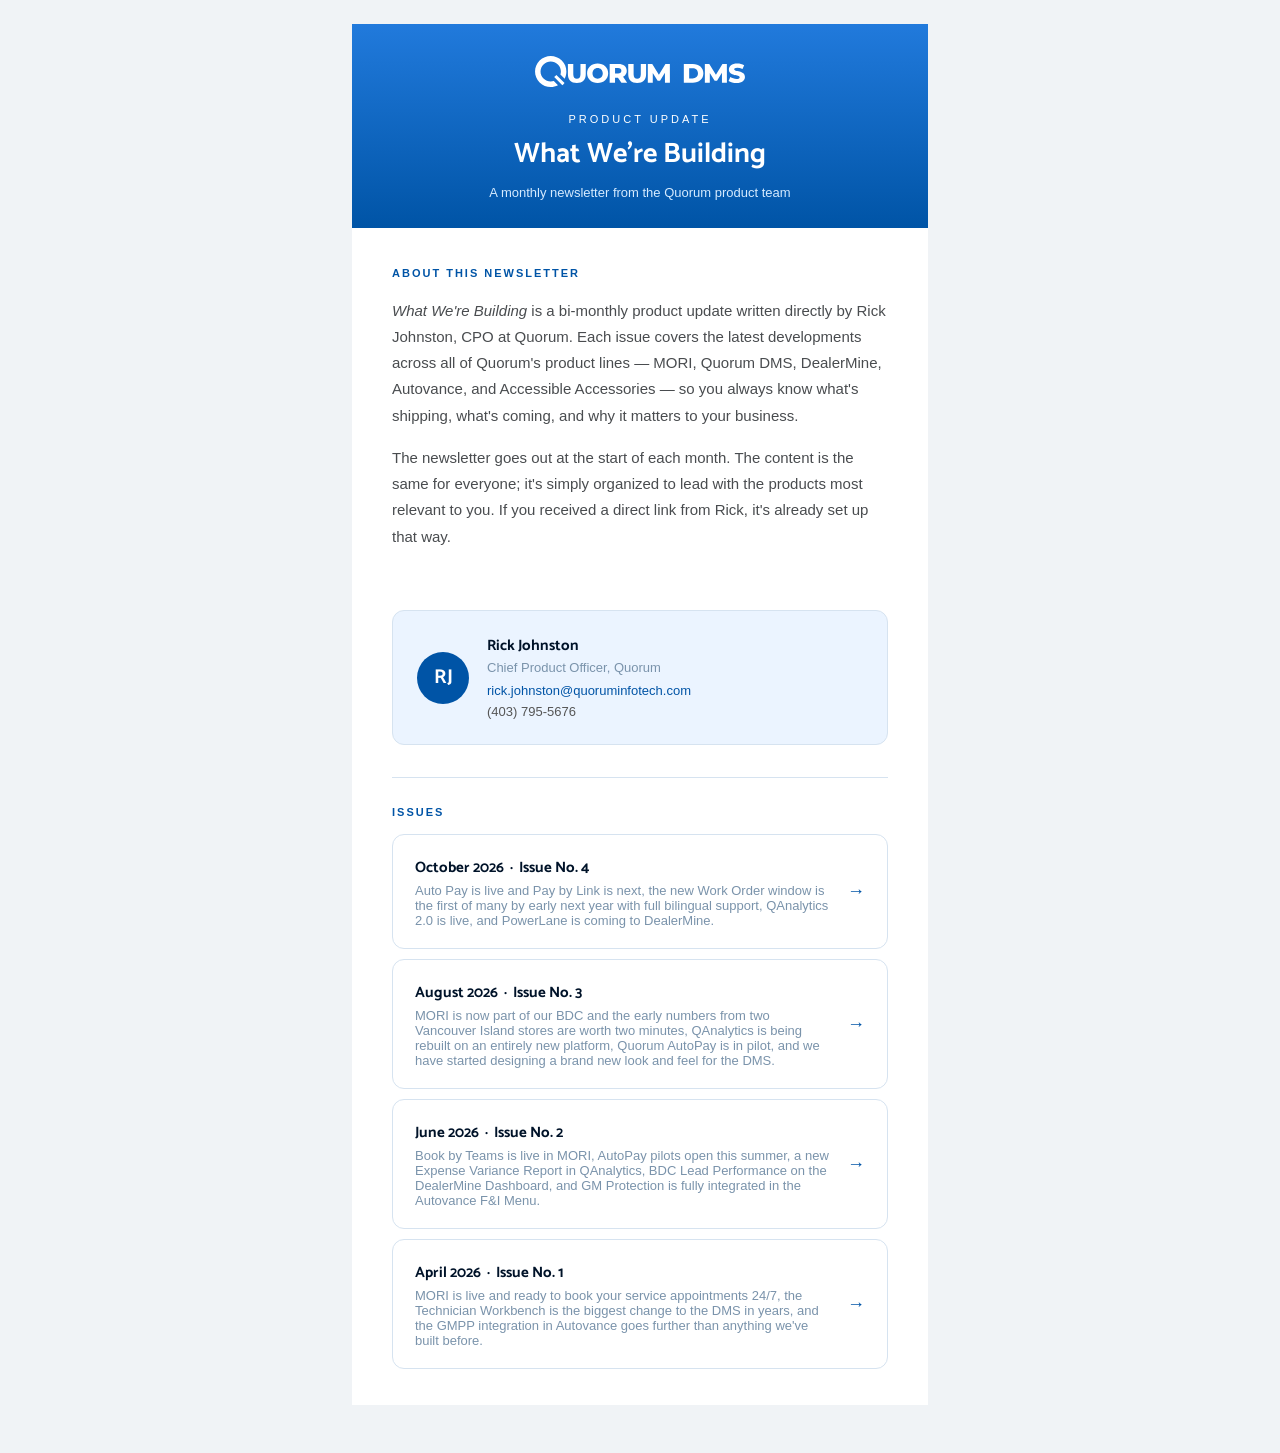
<file: index.html>
<!DOCTYPE html>
<html lang="en">
<head>
<meta charset="UTF-8">
<meta name="viewport" content="width=device-width, initial-scale=1.0">
<meta http-equiv="X-UA-Compatible" content="IE=edge">
<title>What We're Building | Quorum Product Newsletter</title>
<link rel="icon" type="image/png" href="content/branding/faviconV2.png">
<link rel="preconnect" href="https://fonts.googleapis.com">
<link rel="preconnect" href="https://fonts.gstatic.com" crossorigin>
<link href="https://fonts.googleapis.com/css2?family=Catamaran:wght@600;700;800&display=swap" rel="stylesheet">
<style>
  :root {
    --brand-primary: #0054A6;
    --brand-navy: #001329;
    --brand-page-bg: #F0F3F6;
    --brand-wash: #EBF4FF;
    --brand-border: #D6E3F0;
    --brand-header-muted: #D6EBFF;
    --brand-caption: #7A93AB;
    --brand-logo-width: 210px;
  }

  * { box-sizing: border-box; margin: 0; padding: 0; }
  body {
    background-color: var(--brand-page-bg);
    font-family: Arial, Helvetica, sans-serif;
    color: #494C4F;
  }

  .outer {
    max-width: 600px;
    margin: 0 auto;
    padding: 24px 12px 48px;
  }

  .card {
    background: #ffffff;
    overflow: hidden;
  }

  /* Header */
  .header-brand {
    background-color: var(--brand-primary);
    background-image: linear-gradient(180deg, #217ADC 0%, #0054A6 100%);
    padding: 32px 40px 28px;
    text-align: center;
  }
  .header-brand img {
    width: var(--brand-logo-width);
    display: inline-block;
    margin-bottom: 22px;
  }
  .header-brand .eyebrow {
    color: #ffffff;
    font-size: 11px;
    letter-spacing: 3px;
    text-transform: uppercase;
    margin-bottom: 6px;
  }
  .header-brand h1 {
    color: #ffffff;
    font-family: Catamaran, Arial, Helvetica, sans-serif;
    font-size: 28px;
    font-weight: 700;
    margin-bottom: 8px;
  }
  .header-brand .subtitle {
    color: var(--brand-header-muted);
    font-size: 13px;
  }

  /* About section */
  .about {
    padding: 36px 40px 32px;
  }
  .about .eyebrow {
    font-size: 11px;
    letter-spacing: 2px;
    text-transform: uppercase;
    color: var(--brand-primary);
    font-weight: 700;
    margin-bottom: 14px;
  }
  .about p {
    font-size: 15px;
    line-height: 1.75;
    color: #494C4F;
    margin-bottom: 16px;
  }
  .about p:last-child {
    margin-bottom: 0;
  }

  /* Contact card */
  .contact-block {
    margin: 28px 40px 0;
    background-color: var(--brand-wash);
    border: 1px solid var(--brand-border);
    border-radius: 12px;
    padding: 22px 24px;
    display: flex;
    align-items: center;
    gap: 18px;
  }
  .contact-avatar {
    width: 52px;
    height: 52px;
    border-radius: 50%;
    background-color: var(--brand-primary);
    display: flex;
    align-items: center;
    justify-content: center;
    flex-shrink: 0;
    color: #ffffff;
    font-family: Catamaran, Arial, Helvetica, sans-serif;
    font-size: 20px;
    font-weight: 700;
    letter-spacing: -0.5px;
  }
  .contact-info {}
  .contact-name {
    font-family: Catamaran, Arial, Helvetica, sans-serif;
    font-size: 15px;
    font-weight: 700;
    color: var(--brand-navy);
    margin-bottom: 2px;
  }
  .contact-title {
    font-size: 13px;
    color: var(--brand-caption);
    margin-bottom: 6px;
  }
  .contact-links {
    font-size: 13px;
    color: #555555;
    line-height: 1.6;
  }
  .contact-links a {
    color: var(--brand-primary);
    text-decoration: none;
  }
  .contact-links a:hover {
    text-decoration: underline;
  }

  /* Divider */
  .divider {
    padding: 0 40px;
    margin-top: 32px;
  }
  .divider hr {
    border: none;
    border-top: 1px solid var(--brand-border);
  }

  /* Issues list */
  .issues {
    padding: 28px 40px 36px;
  }
  .issues-label {
    font-size: 11px;
    letter-spacing: 2px;
    text-transform: uppercase;
    color: var(--brand-primary);
    font-weight: 700;
    margin-bottom: 16px;
  }

  .issue-card {
    border: 1px solid var(--brand-border);
    border-radius: 12px;
    padding: 20px 22px;
    margin-bottom: 10px;
    display: flex;
    align-items: center;
    justify-content: space-between;
    text-decoration: none;
    color: inherit;
    transition: border-color 0.15s, box-shadow 0.15s;
  }
  .issue-card:hover {
    border-color: var(--brand-primary);
    box-shadow: 0 2px 8px color-mix(in srgb, var(--brand-primary) 12%, transparent);
  }
  .issue-card:last-child {
    margin-bottom: 0;
  }
  .issue-meta {
    flex: 1;
    min-width: 0;
  }
  .issue-title {
    font-family: Catamaran, Arial, Helvetica, sans-serif;
    font-size: 15px;
    font-weight: 700;
    color: var(--brand-navy);
    margin-bottom: 3px;
  }
  .issue-desc {
    font-size: 13px;
    color: var(--brand-caption);
  }
  .issue-arrow {
    color: var(--brand-primary);
    font-size: 18px;
    flex-shrink: 0;
    margin-left: 16px;
  }

</style>
</head>
<body>

<div class="outer">
  <div class="card">

    <!-- Header -->
    <div id="header-brand" class="header-brand">
      <img id="header-logo" src="content/branding/logo-quorum-dms-white-01.svg" alt="Quorum DMS">
      <p class="eyebrow">PRODUCT UPDATE</p>
      <h1>What We're Building</h1>
      <p id="header-subtitle" class="subtitle">A monthly newsletter from the Quorum product team</p>
    </div>

    <!-- About -->
    <div class="about">
      <p class="eyebrow">About this newsletter</p>
      <p>
        <em>What We're Building</em> is a bi-monthly product update written directly by Rick Johnston, CPO at Quorum. Each issue covers the latest developments across all of Quorum's product lines — MORI, Quorum DMS, DealerMine, Autovance, and Accessible Accessories — so you always know what's shipping, what's coming, and why it matters to your business.
      </p>
      <p>
        The newsletter goes out at the start of each month. The content is the same for everyone; it's simply organized to lead with the products most relevant to you. If you received a direct link from Rick, it's already set up that way.
      </p>
    </div>

    <!-- Contact -->
    <div class="contact-block">
      <div class="contact-avatar">RJ</div>
      <div class="contact-info">
        <div class="contact-name">Rick Johnston</div>
        <div class="contact-title">Chief Product Officer, Quorum</div>
        <div class="contact-links">
          <a href="mailto:rick.johnston@quoruminfotech.com">rick.johnston@quoruminfotech.com</a><br>
          (403) 795-5676
        </div>
      </div>
    </div>

    <div class="divider"><hr></div>

    <!-- Issues -->
    <div class="issues">
      <p class="issues-label">Issues</p>

      <a class="issue-card" href="newsletter-october-2026.html">
        <div class="issue-meta">
          <div class="issue-title">October 2026 &nbsp;·&nbsp; Issue No. 4</div>
          <div class="issue-desc">Auto Pay is live and Pay by Link is next, the new Work Order window is the first of many by early next year with full bilingual support, QAnalytics 2.0 is live, and PowerLane is coming to DealerMine.</div>
        </div>
        <span class="issue-arrow">→</span>
      </a>

      <a class="issue-card" href="newsletter-august-2026.html">
        <div class="issue-meta">
          <div class="issue-title">August 2026 &nbsp;·&nbsp; Issue No. 3</div>
          <div class="issue-desc">MORI is now part of our BDC and the early numbers from two Vancouver Island stores are worth two minutes, QAnalytics is being rebuilt on an entirely new platform, Quorum AutoPay is in pilot, and we have started designing a brand new look and feel for the DMS.</div>
        </div>
        <span class="issue-arrow">→</span>
      </a>

      <a class="issue-card" href="newsletter-dms-june-2026.html">
        <div class="issue-meta">
          <div class="issue-title">June 2026 &nbsp;·&nbsp; Issue No. 2</div>
          <div class="issue-desc">Book by Teams is live in MORI, AutoPay pilots open this summer, a new Expense Variance Report in QAnalytics, BDC Lead Performance on the DealerMine Dashboard, and GM Protection is fully integrated in the Autovance F&amp;I Menu.</div>
        </div>
        <span class="issue-arrow">→</span>
      </a>

      <a class="issue-card" href="newsletter-april-2026.html">
        <div class="issue-meta">
          <div class="issue-title">April 2026 &nbsp;·&nbsp; Issue No. 1</div>
          <div class="issue-desc">MORI is live and ready to book your service appointments 24/7, the Technician Workbench is the biggest change to the DMS in years, and the GMPP integration in Autovance goes further than anything we've built before.</div>
        </div>
        <span class="issue-arrow">→</span>
      </a>

    </div>
    <!-- /issues -->

  </div>
</div>

<script src="theme.js"></script>

</body>
</html>
</file>
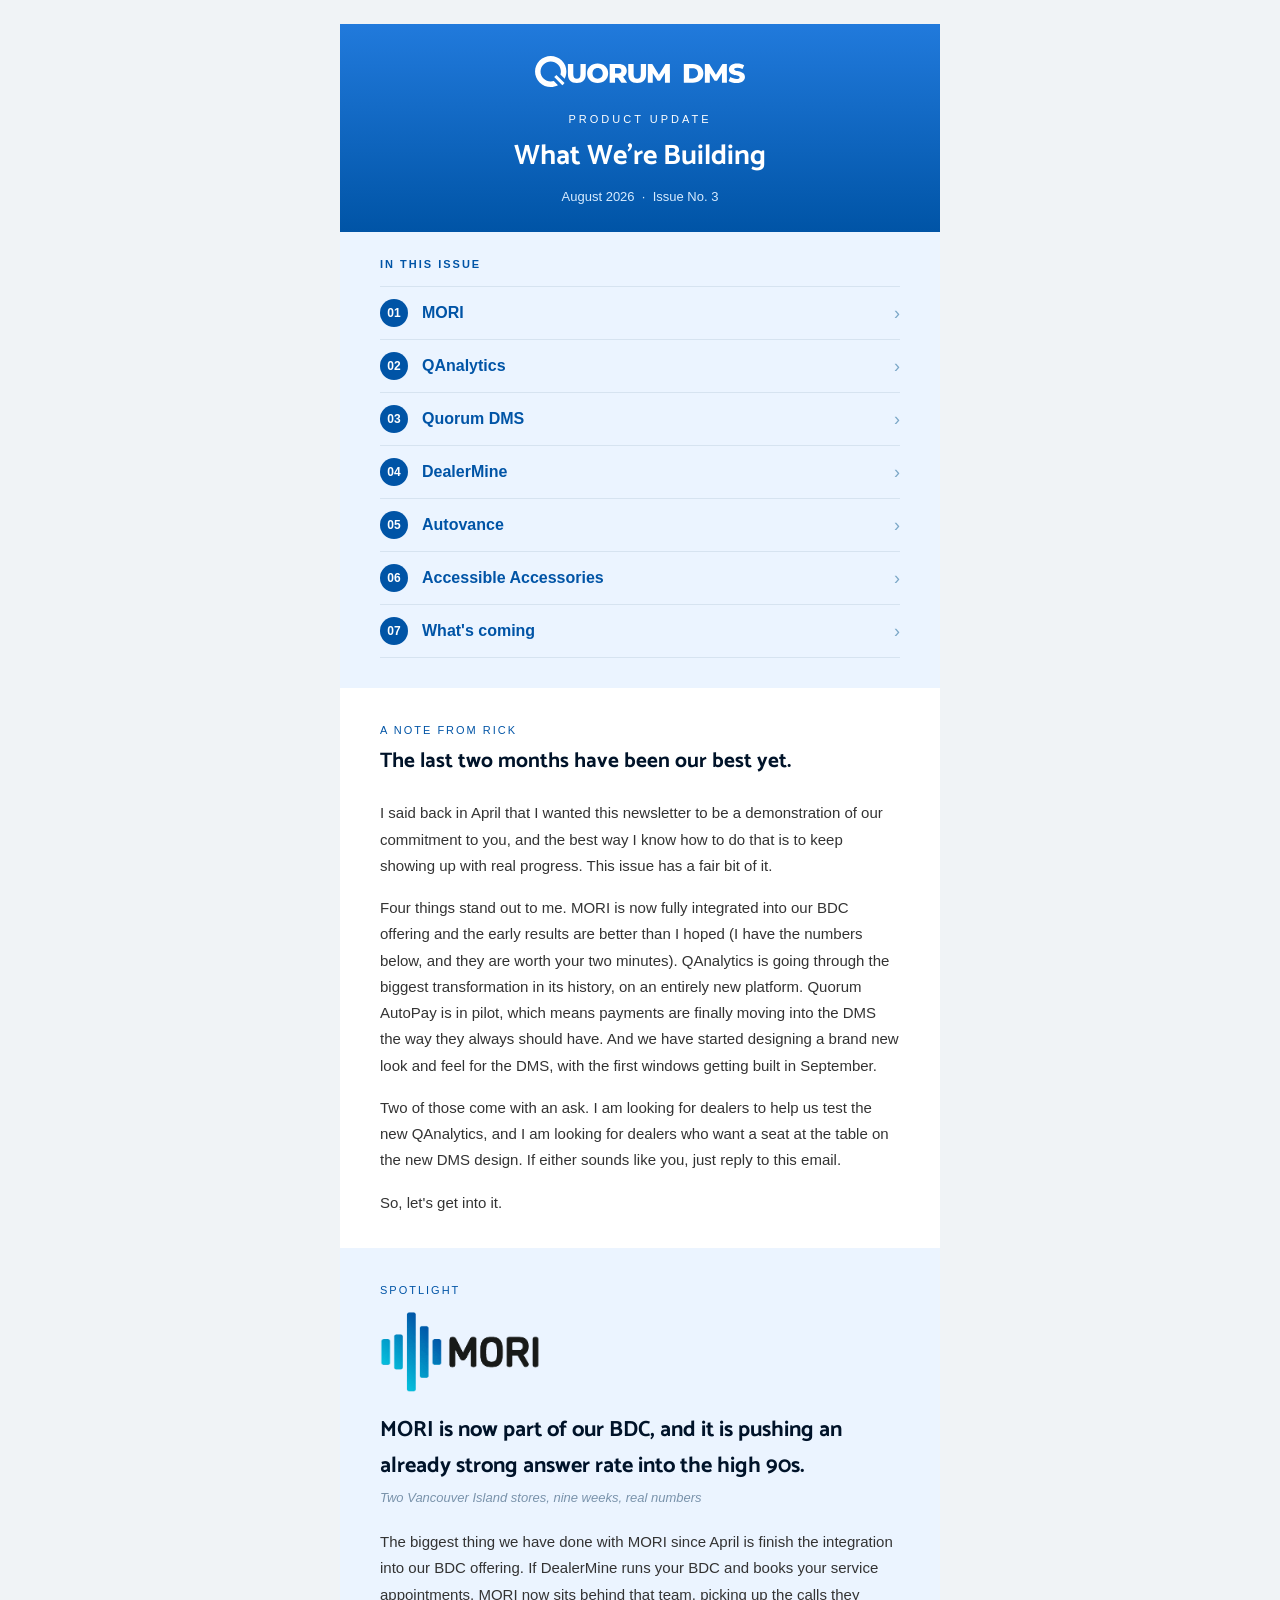
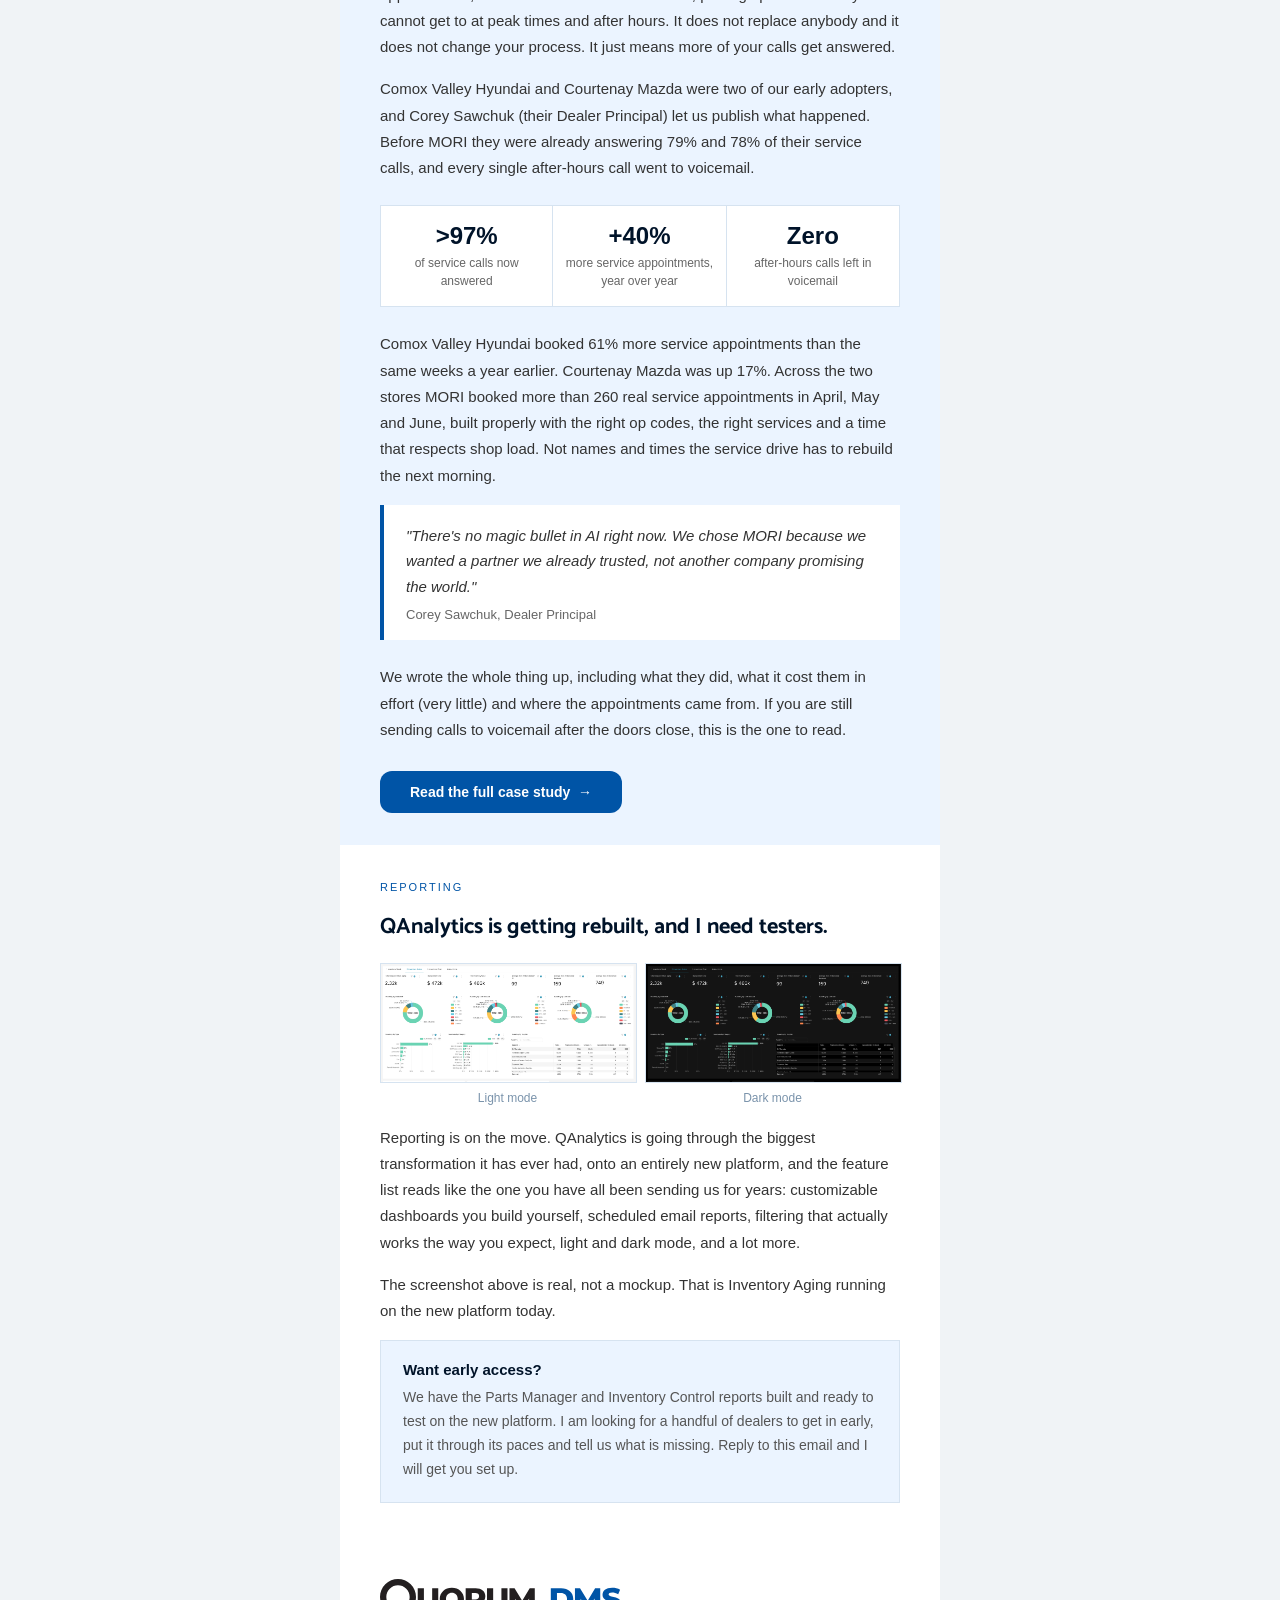
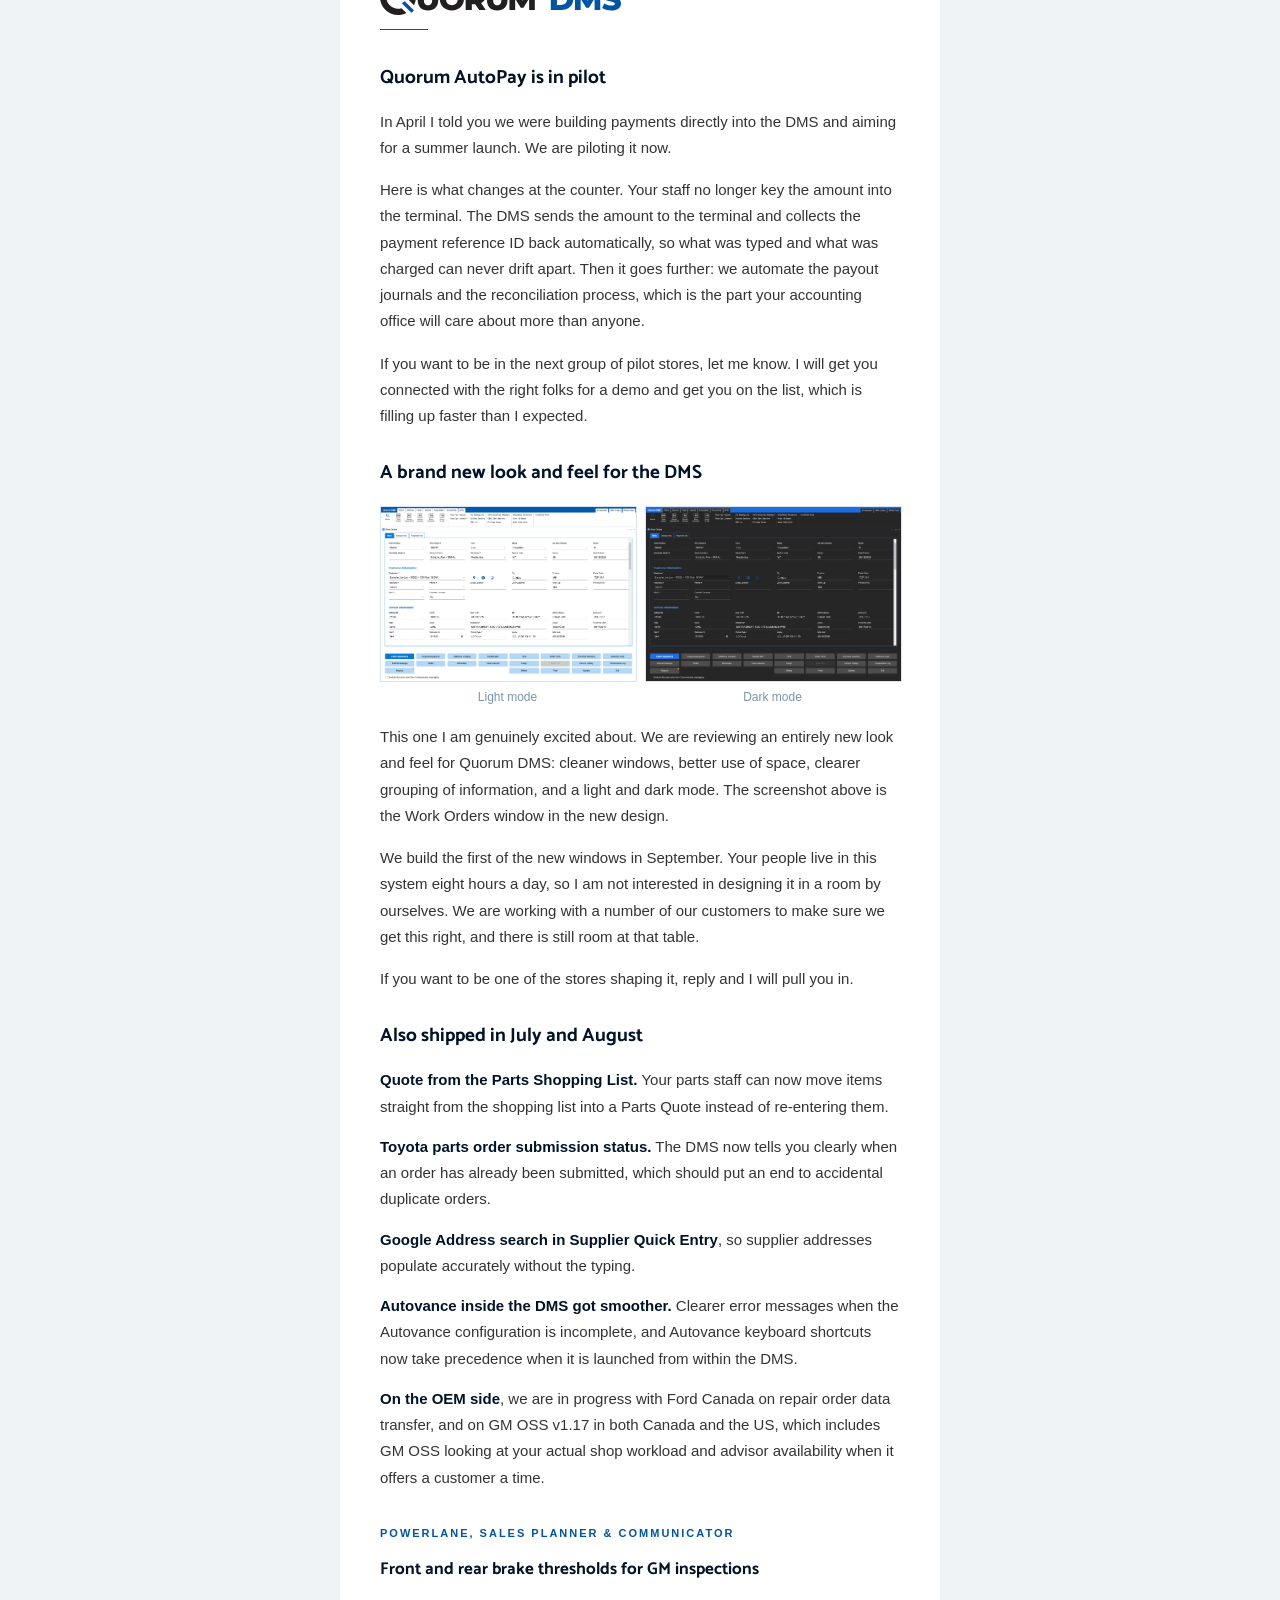
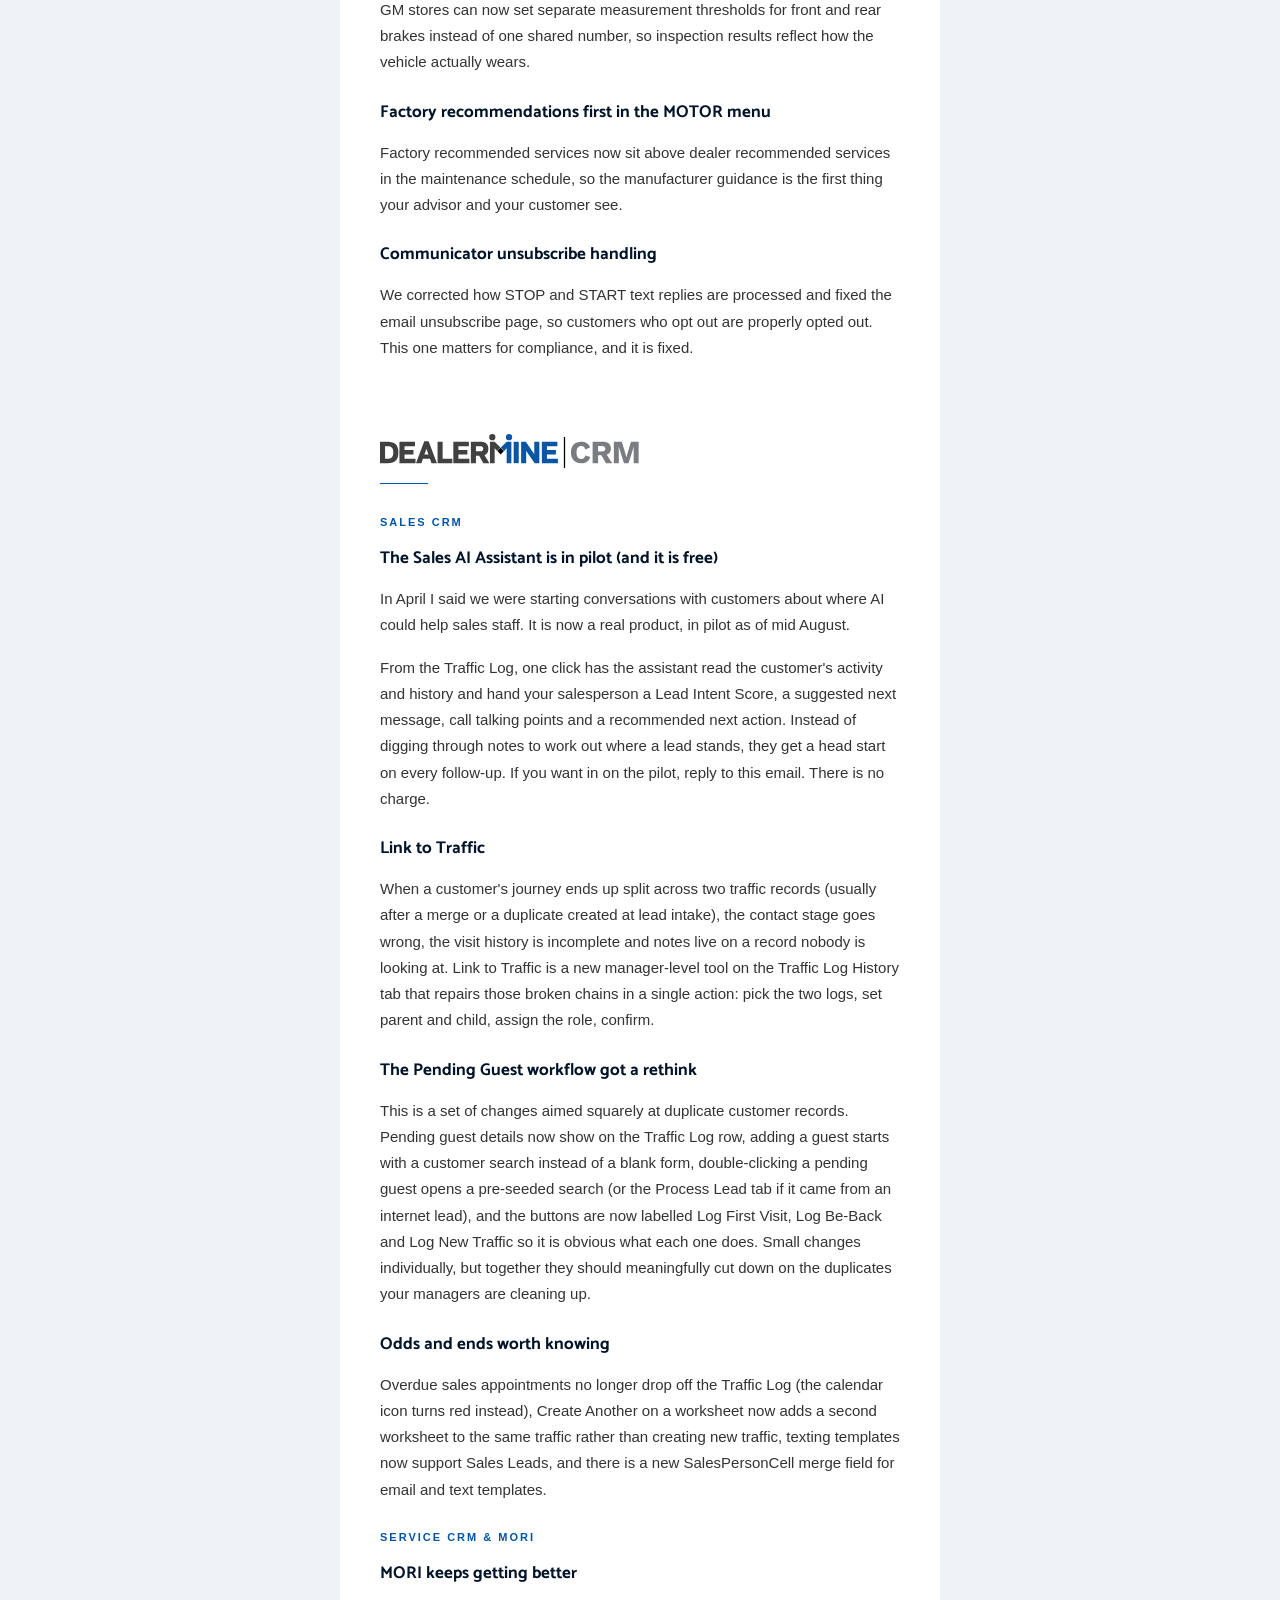
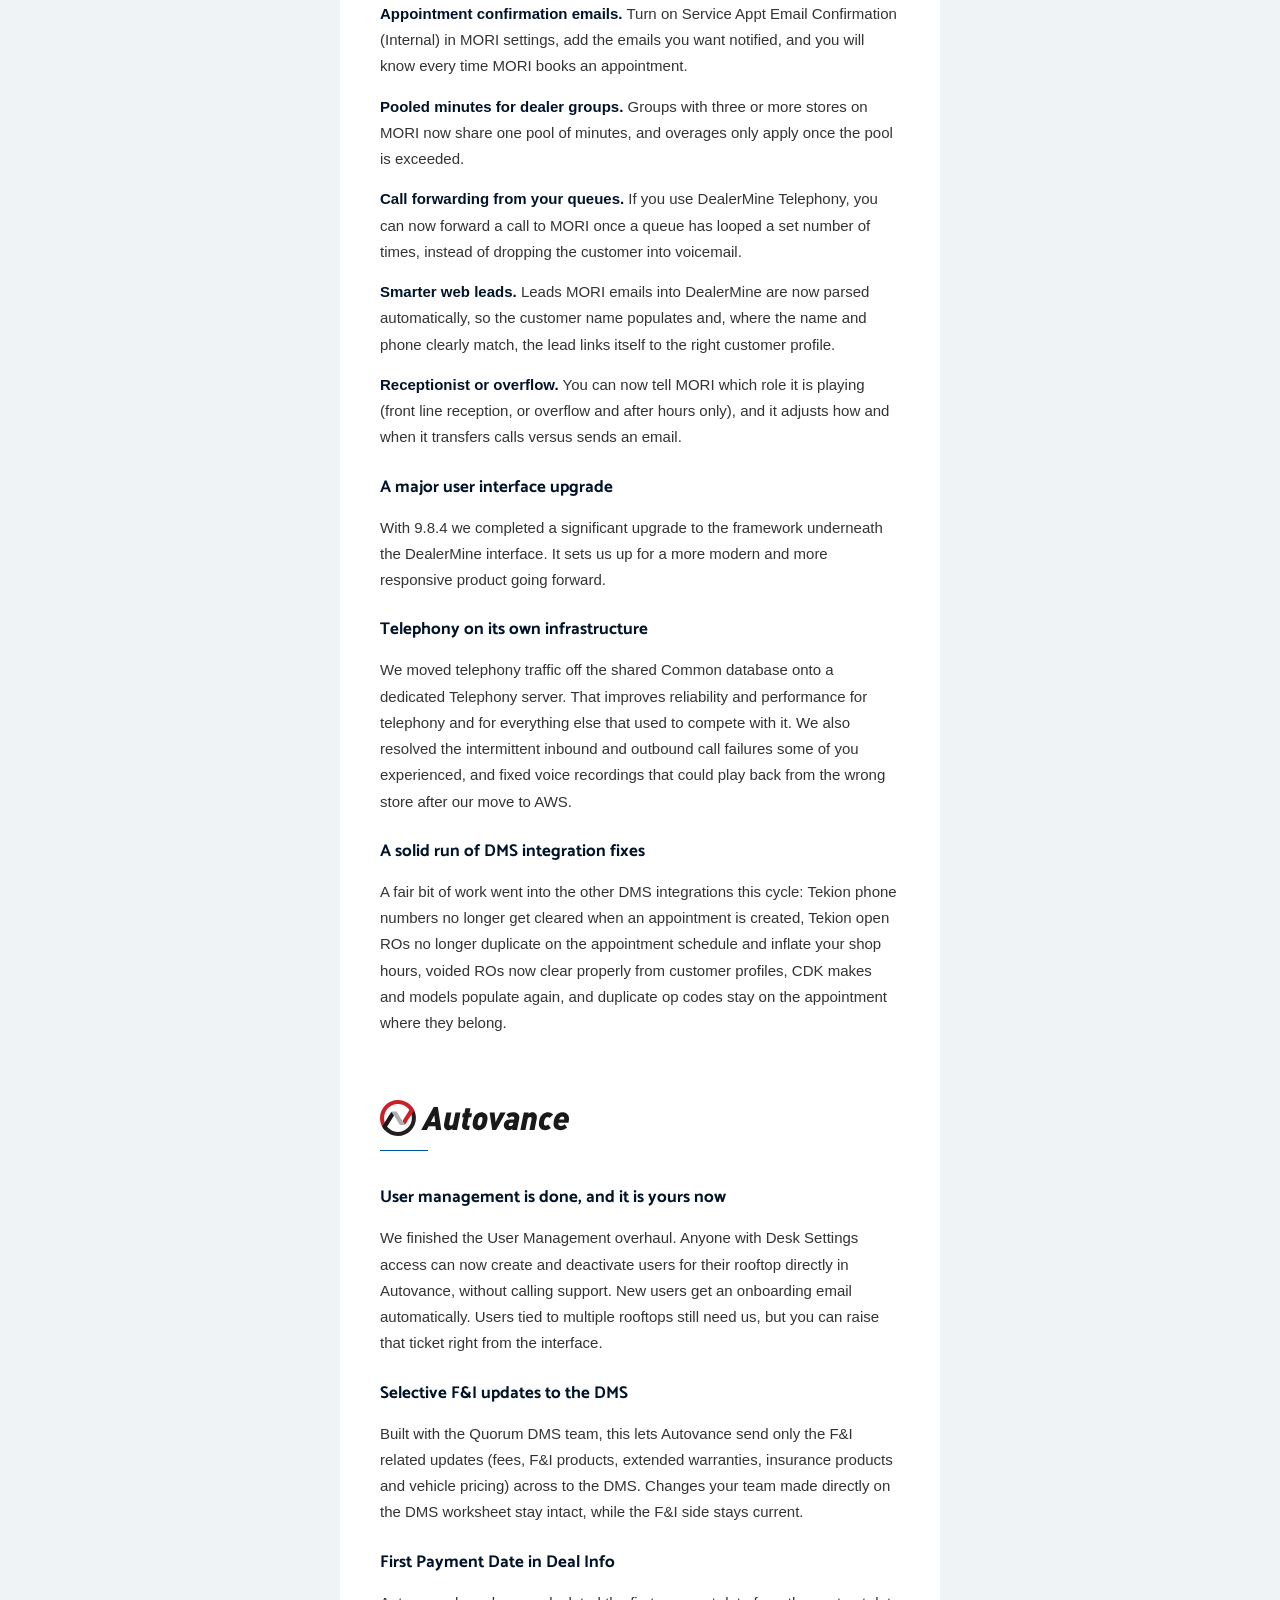
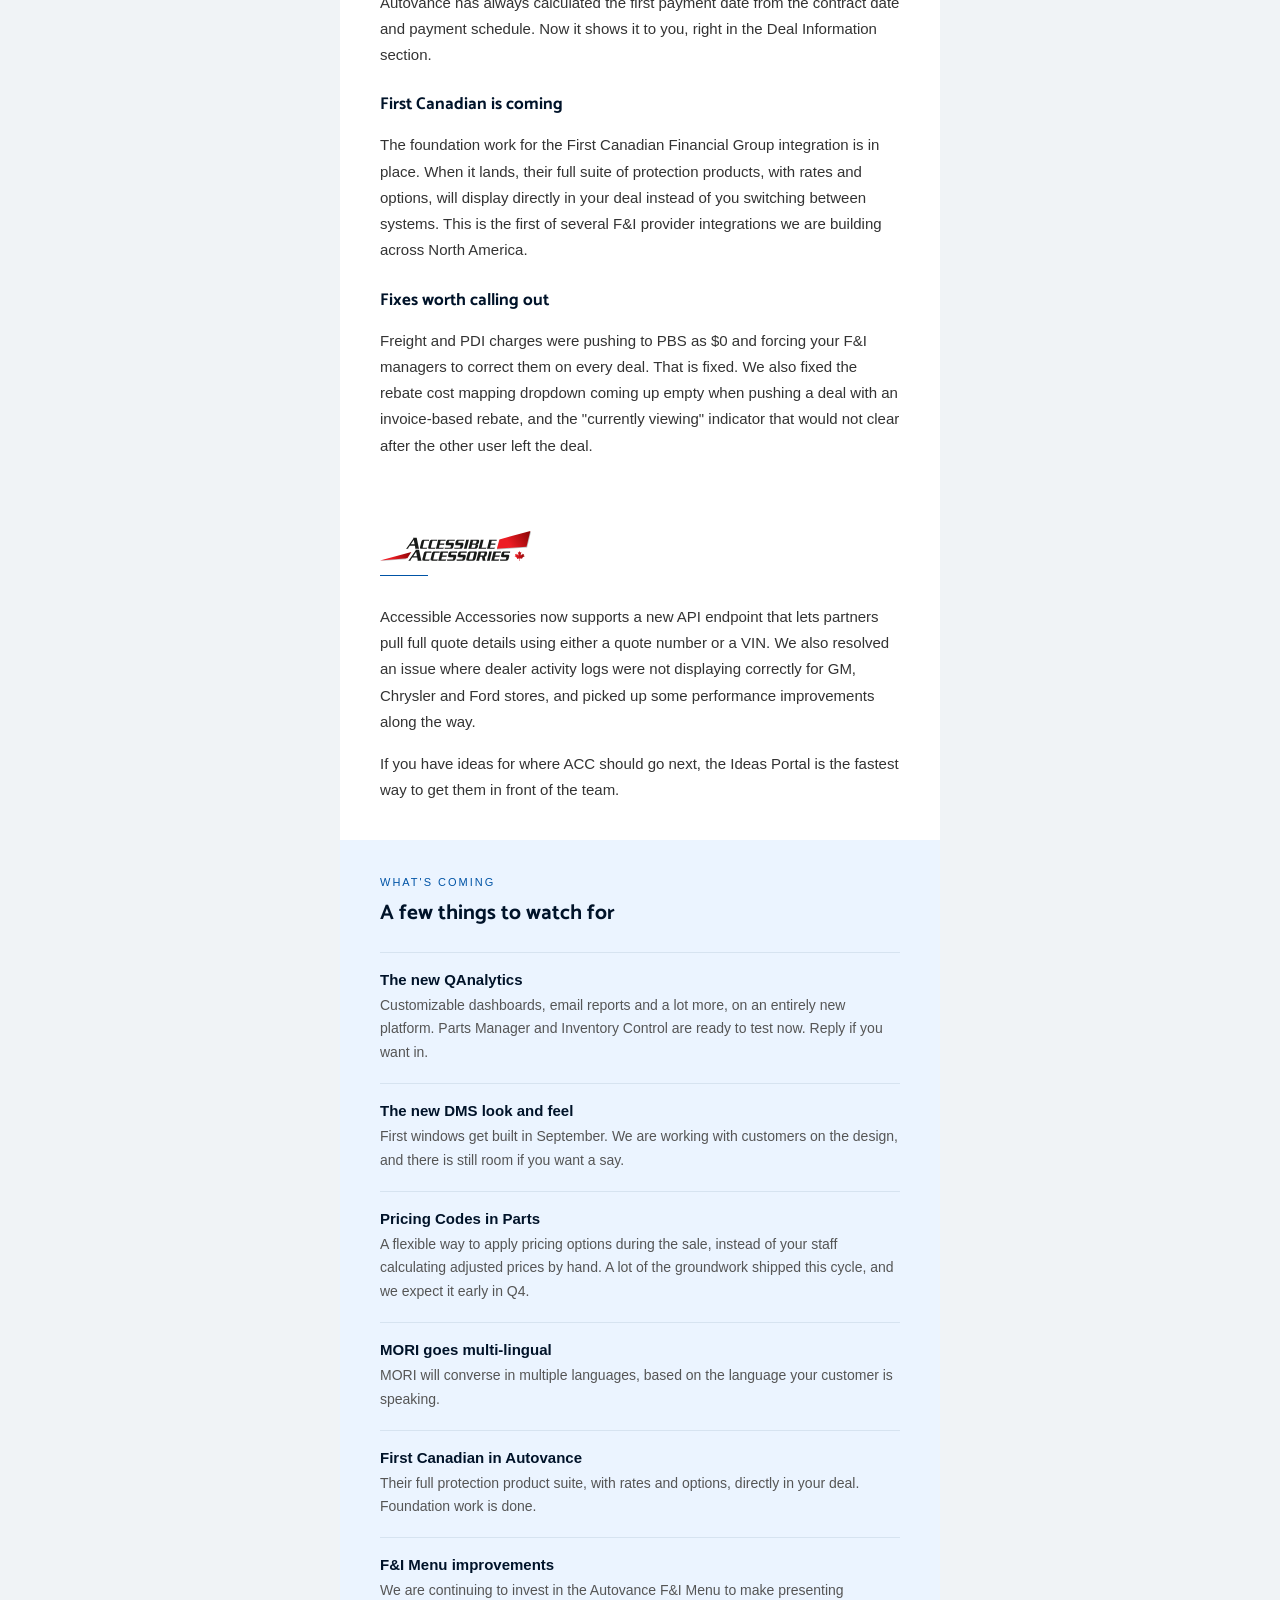
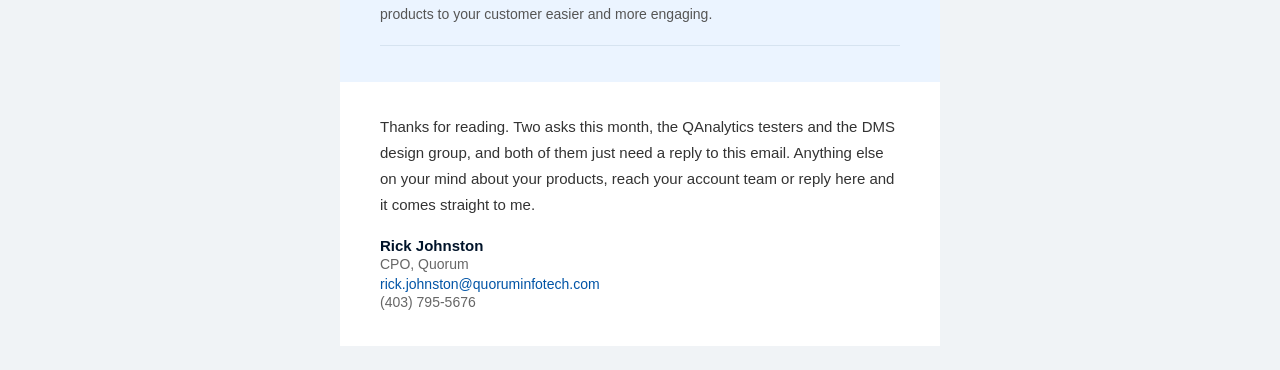
<file: newsletter-august-2026.html>
<!DOCTYPE html>
<html lang="en">
<head>
<meta charset="UTF-8">
<meta name="viewport" content="width=device-width, initial-scale=1.0">
<meta http-equiv="X-UA-Compatible" content="IE=edge">
<title>What We're Building | August 2026 | Quorum DMS</title>
<link rel="icon" type="image/png" href="content/branding/faviconV2.png">
<link rel="preconnect" href="https://fonts.googleapis.com">
<link rel="preconnect" href="https://fonts.gstatic.com" crossorigin>
<link href="https://fonts.googleapis.com/css2?family=Catamaran:wght@600;700;800&display=swap" rel="stylesheet">
<link rel="stylesheet" href="print.css" media="print">
<style>
  h1, h2, h3 { font-family: Catamaran, Arial, Helvetica, sans-serif !important; font-weight: 700; }
</style>
</head>
<body style="margin:0;padding:0;background-color:#edf0f4;font-family:Arial,Helvetica,sans-serif;">

<table role="presentation" width="100%" cellspacing="0" cellpadding="0" border="0" style="background-color:#edf0f4;">
<tr>
<td align="center" style="padding:24px 12px;">

  <table id="newsletter-table" role="presentation" width="600" cellspacing="0" cellpadding="0" border="0" style="max-width:600px;width:100%;background-color:#ffffff;">

    <tbody id="fixed-top">

    <!-- ======================================== -->
    <!-- HEADER                                   -->
    <!-- ======================================== -->
    <tr>
      <td id="header-brand" style="background-color:#0054A6;background-image:linear-gradient(180deg,#217ADC 0%,#0054A6 100%);padding:32px 40px 28px;text-align:center;">
        <img id="header-logo" src="content/branding/logo-quorum-dms-white-01.svg" alt="Quorum DMS" width="210" style="display:inline-block;margin:0 0 22px;">
        <p style="margin:0 0 4px;color:#ffffff;font-size:11px;letter-spacing:3px;text-transform:uppercase;font-family:Arial,Helvetica,sans-serif;">PRODUCT UPDATE</p>
        <h1 style="margin:8px 0 0;color:#ffffff;font-size:28px;font-weight:700;font-family:Catamaran,Arial,Helvetica,sans-serif;">What We're Building</h1>
        <p id="header-subtitle" style="margin:10px 0 0;color:#d6ebff;font-size:13px;font-family:Arial,Helvetica,sans-serif;">August 2026 &nbsp;·&nbsp; Issue No. 3</p>
      </td>
    </tr>

    <!-- ======================================== -->
    <!-- TABLE OF CONTENTS                        -->
    <!-- ======================================== -->
    <tr class="toc-row">
      <td style="padding:24px 40px 30px;background-color:#f3f6fa;">
        <p style="margin:0 0 14px;font-family:Arial,Helvetica,sans-serif;font-size:11px;line-height:16px;font-weight:bold;letter-spacing:2px;text-transform:uppercase;color:#1769aa;">In this issue</p>
        <table id="toc-list" role="presentation" width="100%" cellspacing="0" cellpadding="0" border="0" style="width:100%;border-top:1px solid #d8e1eb;">
          <tr>
            <td width="42" valign="middle" style="padding:12px 0;border-bottom:1px solid #d8e1eb;">
              <a href="#mori" style="text-decoration:none;"><span style="display:inline-block;width:28px;height:28px;font-family:Arial,Helvetica,sans-serif;font-size:12px;font-weight:bold;line-height:28px;text-align:center;color:#ffffff;background-color:#1e3b5c;border-radius:14px;">01</span></a>
            </td>
            <td valign="middle" style="padding:12px 8px 12px 0;border-bottom:1px solid #d8e1eb;">
              <a href="#mori" style="font-family:Arial,Helvetica,sans-serif;font-size:16px;line-height:22px;font-weight:bold;color:#1769aa;text-decoration:none;">MORI</a>
            </td>
            <td width="24" align="right" valign="middle" style="padding:12px 0;border-bottom:1px solid #d8e1eb;">
              <a href="#mori" style="font-family:Arial,Helvetica,sans-serif;font-size:18px;line-height:22px;color:#7ba7c7;text-decoration:none;">&#8250;</a>
            </td>
          </tr>
          <tr>
            <td width="42" valign="middle" style="padding:12px 0;border-bottom:1px solid #d8e1eb;">
              <a href="#qanalytics" style="text-decoration:none;"><span style="display:inline-block;width:28px;height:28px;font-family:Arial,Helvetica,sans-serif;font-size:12px;font-weight:bold;line-height:28px;text-align:center;color:#ffffff;background-color:#1e3b5c;border-radius:14px;">02</span></a>
            </td>
            <td valign="middle" style="padding:12px 8px 12px 0;border-bottom:1px solid #d8e1eb;">
              <a href="#qanalytics" style="font-family:Arial,Helvetica,sans-serif;font-size:16px;line-height:22px;font-weight:bold;color:#1769aa;text-decoration:none;">QAnalytics</a>
            </td>
            <td width="24" align="right" valign="middle" style="padding:12px 0;border-bottom:1px solid #d8e1eb;">
              <a href="#qanalytics" style="font-family:Arial,Helvetica,sans-serif;font-size:18px;line-height:22px;color:#7ba7c7;text-decoration:none;">&#8250;</a>
            </td>
          </tr>
          <tr>
            <td width="42" valign="middle" style="padding:12px 0;border-bottom:1px solid #d8e1eb;">
              <a href="#dms" style="text-decoration:none;"><span style="display:inline-block;width:28px;height:28px;font-family:Arial,Helvetica,sans-serif;font-size:12px;font-weight:bold;line-height:28px;text-align:center;color:#ffffff;background-color:#1e3b5c;border-radius:14px;">03</span></a>
            </td>
            <td valign="middle" style="padding:12px 8px 12px 0;border-bottom:1px solid #d8e1eb;">
              <a href="#dms" style="font-family:Arial,Helvetica,sans-serif;font-size:16px;line-height:22px;font-weight:bold;color:#1769aa;text-decoration:none;">Quorum DMS</a>
            </td>
            <td width="24" align="right" valign="middle" style="padding:12px 0;border-bottom:1px solid #d8e1eb;">
              <a href="#dms" style="font-family:Arial,Helvetica,sans-serif;font-size:18px;line-height:22px;color:#7ba7c7;text-decoration:none;">&#8250;</a>
            </td>
          </tr>
          <tr>
            <td width="42" valign="middle" style="padding:12px 0;border-bottom:1px solid #d8e1eb;">
              <a href="#dealermine" style="text-decoration:none;"><span style="display:inline-block;width:28px;height:28px;font-family:Arial,Helvetica,sans-serif;font-size:12px;font-weight:bold;line-height:28px;text-align:center;color:#ffffff;background-color:#1e3b5c;border-radius:14px;">04</span></a>
            </td>
            <td valign="middle" style="padding:12px 8px 12px 0;border-bottom:1px solid #d8e1eb;">
              <a href="#dealermine" style="font-family:Arial,Helvetica,sans-serif;font-size:16px;line-height:22px;font-weight:bold;color:#1769aa;text-decoration:none;">DealerMine</a>
            </td>
            <td width="24" align="right" valign="middle" style="padding:12px 0;border-bottom:1px solid #d8e1eb;">
              <a href="#dealermine" style="font-family:Arial,Helvetica,sans-serif;font-size:18px;line-height:22px;color:#7ba7c7;text-decoration:none;">&#8250;</a>
            </td>
          </tr>
          <tr>
            <td width="42" valign="middle" style="padding:12px 0;border-bottom:1px solid #d8e1eb;">
              <a href="#autovance" style="text-decoration:none;"><span style="display:inline-block;width:28px;height:28px;font-family:Arial,Helvetica,sans-serif;font-size:12px;font-weight:bold;line-height:28px;text-align:center;color:#ffffff;background-color:#1e3b5c;border-radius:14px;">05</span></a>
            </td>
            <td valign="middle" style="padding:12px 8px 12px 0;border-bottom:1px solid #d8e1eb;">
              <a href="#autovance" style="font-family:Arial,Helvetica,sans-serif;font-size:16px;line-height:22px;font-weight:bold;color:#1769aa;text-decoration:none;">Autovance</a>
            </td>
            <td width="24" align="right" valign="middle" style="padding:12px 0;border-bottom:1px solid #d8e1eb;">
              <a href="#autovance" style="font-family:Arial,Helvetica,sans-serif;font-size:18px;line-height:22px;color:#7ba7c7;text-decoration:none;">&#8250;</a>
            </td>
          </tr>
          <tr>
            <td width="42" valign="middle" style="padding:12px 0;border-bottom:1px solid #d8e1eb;">
              <a href="#accessories" style="text-decoration:none;"><span style="display:inline-block;width:28px;height:28px;font-family:Arial,Helvetica,sans-serif;font-size:12px;font-weight:bold;line-height:28px;text-align:center;color:#ffffff;background-color:#1e3b5c;border-radius:14px;">06</span></a>
            </td>
            <td valign="middle" style="padding:12px 8px 12px 0;border-bottom:1px solid #d8e1eb;">
              <a href="#accessories" style="font-family:Arial,Helvetica,sans-serif;font-size:16px;line-height:22px;font-weight:bold;color:#1769aa;text-decoration:none;">Accessible Accessories</a>
            </td>
            <td width="24" align="right" valign="middle" style="padding:12px 0;border-bottom:1px solid #d8e1eb;">
              <a href="#accessories" style="font-family:Arial,Helvetica,sans-serif;font-size:18px;line-height:22px;color:#7ba7c7;text-decoration:none;">&#8250;</a>
            </td>
          </tr>
          <tr>
            <td width="42" valign="middle" style="padding:12px 0;border-bottom:1px solid #d8e1eb;">
              <a href="#whats-coming" style="text-decoration:none;"><span style="display:inline-block;width:28px;height:28px;font-family:Arial,Helvetica,sans-serif;font-size:12px;font-weight:bold;line-height:28px;text-align:center;color:#ffffff;background-color:#1e3b5c;border-radius:14px;">07</span></a>
            </td>
            <td valign="middle" style="padding:12px 8px 12px 0;border-bottom:1px solid #d8e1eb;">
              <a href="#whats-coming" style="font-family:Arial,Helvetica,sans-serif;font-size:16px;line-height:22px;font-weight:bold;color:#1769aa;text-decoration:none;">What's coming</a>
            </td>
            <td width="24" align="right" valign="middle" style="padding:12px 0;border-bottom:1px solid #d8e1eb;">
              <a href="#whats-coming" style="font-family:Arial,Helvetica,sans-serif;font-size:18px;line-height:22px;color:#7ba7c7;text-decoration:none;">&#8250;</a>
            </td>
          </tr>
        </table>
      </td>
    </tr>

    <!-- ======================================== -->
    <!-- OPENING - FROM RICK                      -->
    <!-- ======================================== -->
    <tr>
      <td style="padding:36px 40px 32px;">
        <p style="margin:0 0 8px;font-size:11px;letter-spacing:2px;text-transform:uppercase;color:#2c6fad;font-family:Arial,Helvetica,sans-serif;">A NOTE FROM RICK</p>
        <h2 style="margin:0 0 22px;font-size:21px;color:#1c3556;font-family:Arial,Helvetica,sans-serif;font-weight:700;">The last two months have been our best yet.</h2>

        <p style="margin:0 0 16px;font-size:15px;line-height:1.75;color:#333333;font-family:Arial,Helvetica,sans-serif;">
          I said back in April that I wanted this newsletter to be a demonstration of our commitment to you, and the best way I know how to do that is to keep showing up with real progress. This issue has a fair bit of it.
        </p>
        <p style="margin:0 0 16px;font-size:15px;line-height:1.75;color:#333333;font-family:Arial,Helvetica,sans-serif;">
          Four things stand out to me. MORI is now fully integrated into our BDC offering and the early results are better than I hoped (I have the numbers below, and they are worth your two minutes). QAnalytics is going through the biggest transformation in its history, on an entirely new platform. Quorum AutoPay is in pilot, which means payments are finally moving into the DMS the way they always should have. And we have started designing a brand new look and feel for the DMS, with the first windows getting built in September.
        </p>
        <p style="margin:0 0 16px;font-size:15px;line-height:1.75;color:#333333;font-family:Arial,Helvetica,sans-serif;">
          Two of those come with an ask. I am looking for dealers to help us test the new QAnalytics, and I am looking for dealers who want a seat at the table on the new DMS design. If either sounds like you, just reply to this email.
        </p>
        <p style="margin:0 0 0;font-size:15px;line-height:1.75;color:#333333;font-family:Arial,Helvetica,sans-serif;">
          So, let's get into it.
        </p>
      </td>
    </tr>

    </tbody>

    <!-- ======================================== -->
    <!-- MORI SPOTLIGHT                           -->
    <!-- ======================================== -->
    <tbody id="section-mori">

    <tr>
      <td id="mori" style="padding:36px 40px 32px;background-color:#f5f8fb;">
        <a name="mori"></a>
        <p style="margin:0 0 16px;font-size:11px;letter-spacing:2px;text-transform:uppercase;color:#2c6fad;font-family:Arial,Helvetica,sans-serif;">SPOTLIGHT</p>
        <img src="content/newsletter-content/april-2026/moriAI.png" alt="MORI AI" width="160" height="auto" style="display:block;margin:0 0 20px;">
        <h2 style="margin:0 0 6px;font-size:22px;color:#1c3556;font-family:Arial,Helvetica,sans-serif;font-weight:700;">MORI is now part of our BDC, and it is pushing an already strong answer rate into the high 90s.</h2>
        <p style="margin:0 0 24px;font-size:13px;color:#5a8fb0;font-family:Arial,Helvetica,sans-serif;font-style:italic;">Two Vancouver Island stores, nine weeks, real numbers</p>

        <p style="margin:0 0 16px;font-size:15px;line-height:1.75;color:#333333;font-family:Arial,Helvetica,sans-serif;">
          The biggest thing we have done with MORI since April is finish the integration into our BDC offering. If DealerMine runs your BDC and books your service appointments, MORI now sits behind that team, picking up the calls they cannot get to at peak times and after hours. It does not replace anybody and it does not change your process. It just means more of your calls get answered.
        </p>
        <p style="margin:0 0 24px;font-size:15px;line-height:1.75;color:#333333;font-family:Arial,Helvetica,sans-serif;">
          Comox Valley Hyundai and Courtenay Mazda were two of our early adopters, and Corey Sawchuk (their Dealer Principal) let us publish what happened. Before MORI they were already answering 79% and 78% of their service calls, and every single after-hours call went to voicemail.
        </p>

        <!-- STAT ROW -->
        <table width="100%" cellpadding="0" cellspacing="0" border="0" style="margin:0 0 24px;">
          <tr>
            <td width="33%" valign="top" style="padding:16px 8px;background-color:#ffffff;border:1px solid #d8e4ee;text-align:center;">
              <p style="margin:0 0 4px;font-size:24px;font-weight:700;color:#1c3556;font-family:Arial,Helvetica,sans-serif;">&gt;97%</p>
              <p style="margin:0;font-size:12px;line-height:1.5;color:#666666;font-family:Arial,Helvetica,sans-serif;">of service calls now answered</p>
            </td>
            <td width="33%" valign="top" style="padding:16px 8px;background-color:#ffffff;border:1px solid #d8e4ee;border-left:none;text-align:center;">
              <p style="margin:0 0 4px;font-size:24px;font-weight:700;color:#1c3556;font-family:Arial,Helvetica,sans-serif;">+40%</p>
              <p style="margin:0;font-size:12px;line-height:1.5;color:#666666;font-family:Arial,Helvetica,sans-serif;">more service appointments, year over year</p>
            </td>
            <td width="33%" valign="top" style="padding:16px 8px;background-color:#ffffff;border:1px solid #d8e4ee;border-left:none;text-align:center;">
              <p style="margin:0 0 4px;font-size:24px;font-weight:700;color:#1c3556;font-family:Arial,Helvetica,sans-serif;">Zero</p>
              <p style="margin:0;font-size:12px;line-height:1.5;color:#666666;font-family:Arial,Helvetica,sans-serif;">after-hours calls left in voicemail</p>
            </td>
          </tr>
        </table>

        <p style="margin:0 0 16px;font-size:15px;line-height:1.75;color:#333333;font-family:Arial,Helvetica,sans-serif;">
          Comox Valley Hyundai booked 61% more service appointments than the same weeks a year earlier. Courtenay Mazda was up 17%. Across the two stores MORI booked more than 260 real service appointments in April, May and June, built properly with the right op codes, the right services and a time that respects shop load. Not names and times the service drive has to rebuild the next morning.
        </p>

        <!-- PULL QUOTE -->
        <table width="100%" cellpadding="0" cellspacing="0" border="0" style="margin:0 0 24px;">
          <tr>
            <td style="padding:18px 22px;background-color:#ffffff;border-left:4px solid #2c6fad;">
              <p style="margin:0 0 8px;font-size:15px;line-height:1.7;color:#333333;font-style:italic;font-family:Arial,Helvetica,sans-serif;">"There's no magic bullet in AI right now. We chose MORI because we wanted a partner we already trusted, not another company promising the world."</p>
              <p style="margin:0;font-size:13px;color:#666666;font-family:Arial,Helvetica,sans-serif;">Corey Sawchuk, Dealer Principal</p>
            </td>
          </tr>
        </table>

        <p style="margin:0 0 28px;font-size:15px;line-height:1.75;color:#333333;font-family:Arial,Helvetica,sans-serif;">
          We wrote the whole thing up, including what they did, what it cost them in effort (very little) and where the appointments came from. If you are still sending calls to voicemail after the doors close, this is the one to read.
        </p>

        <table cellpadding="0" cellspacing="0" border="0">
          <tr>
            <td style="background-color:#2c6fad;border-radius:12px;">
              <a href="https://moriautomotive.ai/case-studies/comox-valley-hyundai-courtenay-mazda" style="display:inline-block;padding:13px 30px;color:#ffffff;font-size:14px;font-weight:700;text-decoration:none;font-family:Arial,Helvetica,sans-serif;">Read the full case study &nbsp;→</a>
            </td>
          </tr>
        </table>
      </td>
    </tr>

    </tbody>

    <!-- ======================================== -->
    <!-- QANALYTICS                               -->
    <!-- ======================================== -->
    <tbody id="section-qanalytics">

    <tr>
      <td id="qanalytics" style="padding:36px 40px 32px;">
        <a name="qanalytics"></a>
        <p style="margin:0 0 16px;font-size:11px;letter-spacing:2px;text-transform:uppercase;color:#2c6fad;font-family:Arial,Helvetica,sans-serif;">REPORTING</p>
        <h2 style="margin:0 0 18px;font-size:22px;color:#1c3556;font-family:Arial,Helvetica,sans-serif;font-weight:700;">QAnalytics is getting rebuilt, and I need testers.</h2>

        <table width="100%" cellpadding="0" cellspacing="0" border="0" style="margin:0 0 20px;">
          <tr>
            <td width="255" valign="top">
              <img src="content/newsletter-content/august-2026/qanalytics-light-mode.png" alt="New QAnalytics platform, Inventory Aging dashboard in light mode" width="255" style="display:block;width:100%;max-width:255px;height:auto;border:1px solid #e4e9ee;">
              <p style="margin:8px 0 0;font-size:12px;color:#7a93ab;text-align:center;font-family:Arial,Helvetica,sans-serif;">Light mode</p>
            </td>
            <td width="10">&nbsp;</td>
            <td width="255" valign="top">
              <img src="content/newsletter-content/august-2026/qanalytics-dark-mode.png" alt="New QAnalytics platform, Inventory Aging dashboard in dark mode" width="255" style="display:block;width:100%;max-width:255px;height:auto;border:1px solid #e4e9ee;">
              <p style="margin:8px 0 0;font-size:12px;color:#7a93ab;text-align:center;font-family:Arial,Helvetica,sans-serif;">Dark mode</p>
            </td>
          </tr>
        </table>

        <p style="margin:0 0 16px;font-size:15px;line-height:1.75;color:#333333;font-family:Arial,Helvetica,sans-serif;">
          Reporting is on the move. QAnalytics is going through the biggest transformation it has ever had, onto an entirely new platform, and the feature list reads like the one you have all been sending us for years: customizable dashboards you build yourself, scheduled email reports, filtering that actually works the way you expect, light and dark mode, and a lot more.
        </p>
        <p style="margin:0 0 16px;font-size:15px;line-height:1.75;color:#333333;font-family:Arial,Helvetica,sans-serif;">
          The screenshot above is real, not a mockup. That is Inventory Aging running on the new platform today.
        </p>

        <!-- CALL FOR TESTERS -->
        <table width="100%" cellpadding="0" cellspacing="0" border="0" style="margin:0 0 8px;">
          <tr>
            <td style="padding:20px 22px;background-color:#f5f8fb;border:1px solid #d8e4ee;">
              <p style="margin:0 0 8px;font-size:15px;font-weight:700;color:#1c3556;font-family:Arial,Helvetica,sans-serif;">Want early access?</p>
              <p style="margin:0;font-size:14px;line-height:1.7;color:#555555;font-family:Arial,Helvetica,sans-serif;">We have the Parts Manager and Inventory Control reports built and ready to test on the new platform. I am looking for a handful of dealers to get in early, put it through its paces and tell us what is missing. Reply to this email and I will get you set up.</p>
            </td>
          </tr>
        </table>
      </td>
    </tr>

    </tbody>

    <!-- ======================================== -->
    <!-- QUORUM DMS SECTION                       -->
    <!-- ======================================== -->
    <tbody id="section-qdms">

    <tr>
      <td id="dms" style="padding:36px 40px 8px;">
        <a name="dms"></a>
        <img src="content/branding/logo-quorum-dms-color-01.svg" alt="Quorum DMS" height="36" style="display:block;max-width:260px;">
        <table role="presentation" cellspacing="0" cellpadding="0" border="0" style="margin:14px 0 0;">
          <tr>
            <td width="48" height="1" bgcolor="#2c6fad" style="width:48px;height:1px;font-size:0;line-height:0;background-color:#2c6fad;">&nbsp;</td>
          </tr>
        </table>
      </td>
    </tr>

    <!-- DMS: AutoPay -->
    <tr>
      <td style="padding:24px 40px 28px;">
        <h3 style="margin:0 0 16px;font-size:19px;color:#1c3556;font-family:Arial,Helvetica,sans-serif;font-weight:700;">Quorum AutoPay is in pilot</h3>
        <p style="margin:0 0 16px;font-size:15px;line-height:1.75;color:#333333;font-family:Arial,Helvetica,sans-serif;">
          In April I told you we were building payments directly into the DMS and aiming for a summer launch. We are piloting it now.
        </p>
        <p style="margin:0 0 16px;font-size:15px;line-height:1.75;color:#333333;font-family:Arial,Helvetica,sans-serif;">
          Here is what changes at the counter. Your staff no longer key the amount into the terminal. The DMS sends the amount to the terminal and collects the payment reference ID back automatically, so what was typed and what was charged can never drift apart. Then it goes further: we automate the payout journals and the reconciliation process, which is the part your accounting office will care about more than anyone.
        </p>
        <p style="margin:0 0 0;font-size:15px;line-height:1.75;color:#333333;font-family:Arial,Helvetica,sans-serif;">
          If you want to be in the next group of pilot stores, let me know. I will get you connected with the right folks for a demo and get you on the list, which is filling up faster than I expected.
        </p>
      </td>
    </tr>

    <!-- DMS: New look and feel -->
    <tr>
      <td style="padding:0 40px 28px;">
        <h3 style="margin:0 0 18px;font-size:19px;color:#1c3556;font-family:Arial,Helvetica,sans-serif;font-weight:700;">A brand new look and feel for the DMS</h3>

        <table width="100%" cellpadding="0" cellspacing="0" border="0" style="margin:0 0 20px;">
          <tr>
            <td width="255" valign="top">
              <img src="content/newsletter-content/august-2026/qdms-new-layout-light-mode.png" alt="Quorum DMS new layout concept, Work Orders window in light mode" width="255" style="display:block;width:100%;max-width:255px;height:auto;border:1px solid #e4e9ee;">
              <p style="margin:8px 0 0;font-size:12px;color:#7a93ab;text-align:center;font-family:Arial,Helvetica,sans-serif;">Light mode</p>
            </td>
            <td width="10">&nbsp;</td>
            <td width="255" valign="top">
              <img src="content/newsletter-content/august-2026/qdms-new-layout-dark-mode.png" alt="Quorum DMS new layout concept, Work Orders window in dark mode" width="255" style="display:block;width:100%;max-width:255px;height:auto;border:1px solid #e4e9ee;">
              <p style="margin:8px 0 0;font-size:12px;color:#7a93ab;text-align:center;font-family:Arial,Helvetica,sans-serif;">Dark mode</p>
            </td>
          </tr>
        </table>

        <p style="margin:0 0 16px;font-size:15px;line-height:1.75;color:#333333;font-family:Arial,Helvetica,sans-serif;">
          This one I am genuinely excited about. We are reviewing an entirely new look and feel for Quorum DMS: cleaner windows, better use of space, clearer grouping of information, and a light and dark mode. The screenshot above is the Work Orders window in the new design.
        </p>
        <p style="margin:0 0 16px;font-size:15px;line-height:1.75;color:#333333;font-family:Arial,Helvetica,sans-serif;">
          We build the first of the new windows in September. Your people live in this system eight hours a day, so I am not interested in designing it in a room by ourselves. We are working with a number of our customers to make sure we get this right, and there is still room at that table.
        </p>
        <p style="margin:0 0 0;font-size:15px;line-height:1.75;color:#333333;font-family:Arial,Helvetica,sans-serif;">
          If you want to be one of the stores shaping it, reply and I will pull you in.
        </p>
      </td>
    </tr>

    <!-- DMS: Release highlights -->
    <tr>
      <td style="padding:0 40px 36px;">
        <h3 style="margin:0 0 16px;font-size:19px;color:#1c3556;font-family:Arial,Helvetica,sans-serif;font-weight:700;">Also shipped in July and August</h3>

        <p style="margin:0 0 14px;font-size:15px;line-height:1.75;color:#333333;font-family:Arial,Helvetica,sans-serif;">
          <strong style="color:#1c3556;">Quote from the Parts Shopping List.</strong> Your parts staff can now move items straight from the shopping list into a Parts Quote instead of re-entering them.
        </p>
        <p style="margin:0 0 14px;font-size:15px;line-height:1.75;color:#333333;font-family:Arial,Helvetica,sans-serif;">
          <strong style="color:#1c3556;">Toyota parts order submission status.</strong> The DMS now tells you clearly when an order has already been submitted, which should put an end to accidental duplicate orders.
        </p>
        <p style="margin:0 0 14px;font-size:15px;line-height:1.75;color:#333333;font-family:Arial,Helvetica,sans-serif;">
          <strong style="color:#1c3556;">Google Address search in Supplier Quick Entry</strong>, so supplier addresses populate accurately without the typing.
        </p>
        <p style="margin:0 0 14px;font-size:15px;line-height:1.75;color:#333333;font-family:Arial,Helvetica,sans-serif;">
          <strong style="color:#1c3556;">Autovance inside the DMS got smoother.</strong> Clearer error messages when the Autovance configuration is incomplete, and Autovance keyboard shortcuts now take precedence when it is launched from within the DMS.
        </p>
        <p style="margin:0 0 0;font-size:15px;line-height:1.75;color:#333333;font-family:Arial,Helvetica,sans-serif;">
          <strong style="color:#1c3556;">On the OEM side</strong>, we are in progress with Ford Canada on repair order data transfer, and on GM OSS v1.17 in both Canada and the US, which includes GM OSS looking at your actual shop workload and advisor availability when it offers a customer a time.
        </p>
      </td>
    </tr>

    <!-- DMS WEB / POWERLANE -->
    <tr>
      <td style="padding:0 40px 36px;">
        <p style="margin:0 0 16px;font-size:11px;letter-spacing:2px;text-transform:uppercase;color:#2c6fad;font-weight:700;font-family:Arial,Helvetica,sans-serif;">PowerLane, Sales Planner &amp; Communicator</p>

        <h3 style="margin:0 0 14px;font-size:17px;color:#1c3556;font-family:Arial,Helvetica,sans-serif;font-weight:700;">Front and rear brake thresholds for GM inspections</h3>
        <p style="margin:0 0 22px;font-size:15px;line-height:1.75;color:#333333;font-family:Arial,Helvetica,sans-serif;">
          GM stores can now set separate measurement thresholds for front and rear brakes instead of one shared number, so inspection results reflect how the vehicle actually wears.
        </p>

        <h3 style="margin:0 0 14px;font-size:17px;color:#1c3556;font-family:Arial,Helvetica,sans-serif;font-weight:700;">Factory recommendations first in the MOTOR menu</h3>
        <p style="margin:0 0 22px;font-size:15px;line-height:1.75;color:#333333;font-family:Arial,Helvetica,sans-serif;">
          Factory recommended services now sit above dealer recommended services in the maintenance schedule, so the manufacturer guidance is the first thing your advisor and your customer see.
        </p>

        <h3 style="margin:0 0 14px;font-size:17px;color:#1c3556;font-family:Arial,Helvetica,sans-serif;font-weight:700;">Communicator unsubscribe handling</h3>
        <p style="margin:0 0 0;font-size:15px;line-height:1.75;color:#333333;font-family:Arial,Helvetica,sans-serif;">
          We corrected how STOP and START text replies are processed and fixed the email unsubscribe page, so customers who opt out are properly opted out. This one matters for compliance, and it is fixed.
        </p>
      </td>
    </tr>

    </tbody>

    <!-- ======================================== -->
    <!-- DEALERMINE SECTION                       -->
    <!-- ======================================== -->
    <tbody id="section-dealermine">

    <tr>
      <td id="dealermine" style="padding:36px 40px 8px;">
        <a name="dealermine"></a>
        <img src="content/branding/dm-logo-blue-newclass.svg" alt="DealerMine CRM" height="36" style="display:block;max-width:260px;">
        <table role="presentation" cellspacing="0" cellpadding="0" border="0" style="margin:14px 0 0;">
          <tr>
            <td width="48" height="1" bgcolor="#2c6fad" style="width:48px;height:1px;font-size:0;line-height:0;background-color:#2c6fad;">&nbsp;</td>
          </tr>
        </table>
      </td>
    </tr>

    <!-- DealerMine: Sales CRM -->
    <tr>
      <td style="padding:24px 40px 28px;">
        <p style="margin:0 0 16px;font-size:11px;letter-spacing:2px;text-transform:uppercase;color:#2c6fad;font-weight:700;font-family:Arial,Helvetica,sans-serif;">Sales CRM</p>

        <h3 style="margin:0 0 14px;font-size:17px;color:#1c3556;font-family:Arial,Helvetica,sans-serif;font-weight:700;">The Sales AI Assistant is in pilot (and it is free)</h3>
        <p style="margin:0 0 16px;font-size:15px;line-height:1.75;color:#333333;font-family:Arial,Helvetica,sans-serif;">
          In April I said we were starting conversations with customers about where AI could help sales staff. It is now a real product, in pilot as of mid August.
        </p>
        <p style="margin:0 0 22px;font-size:15px;line-height:1.75;color:#333333;font-family:Arial,Helvetica,sans-serif;">
          From the Traffic Log, one click has the assistant read the customer's activity and history and hand your salesperson a Lead Intent Score, a suggested next message, call talking points and a recommended next action. Instead of digging through notes to work out where a lead stands, they get a head start on every follow-up. If you want in on the pilot, reply to this email. There is no charge.
        </p>

        <h3 style="margin:0 0 14px;font-size:17px;color:#1c3556;font-family:Arial,Helvetica,sans-serif;font-weight:700;">Link to Traffic</h3>
        <p style="margin:0 0 22px;font-size:15px;line-height:1.75;color:#333333;font-family:Arial,Helvetica,sans-serif;">
          When a customer's journey ends up split across two traffic records (usually after a merge or a duplicate created at lead intake), the contact stage goes wrong, the visit history is incomplete and notes live on a record nobody is looking at. Link to Traffic is a new manager-level tool on the Traffic Log History tab that repairs those broken chains in a single action: pick the two logs, set parent and child, assign the role, confirm.
        </p>

        <h3 style="margin:0 0 14px;font-size:17px;color:#1c3556;font-family:Arial,Helvetica,sans-serif;font-weight:700;">The Pending Guest workflow got a rethink</h3>
        <p style="margin:0 0 22px;font-size:15px;line-height:1.75;color:#333333;font-family:Arial,Helvetica,sans-serif;">
          This is a set of changes aimed squarely at duplicate customer records. Pending guest details now show on the Traffic Log row, adding a guest starts with a customer search instead of a blank form, double-clicking a pending guest opens a pre-seeded search (or the Process Lead tab if it came from an internet lead), and the buttons are now labelled Log First Visit, Log Be-Back and Log New Traffic so it is obvious what each one does. Small changes individually, but together they should meaningfully cut down on the duplicates your managers are cleaning up.
        </p>

        <h3 style="margin:0 0 14px;font-size:17px;color:#1c3556;font-family:Arial,Helvetica,sans-serif;font-weight:700;">Odds and ends worth knowing</h3>
        <p style="margin:0 0 0;font-size:15px;line-height:1.75;color:#333333;font-family:Arial,Helvetica,sans-serif;">
          Overdue sales appointments no longer drop off the Traffic Log (the calendar icon turns red instead), Create Another on a worksheet now adds a second worksheet to the same traffic rather than creating new traffic, texting templates now support Sales Leads, and there is a new SalesPersonCell merge field for email and text templates.
        </p>
      </td>
    </tr>

    <!-- DealerMine: Service CRM / MORI -->
    <tr>
      <td style="padding:0 40px 28px;">
        <p style="margin:0 0 16px;font-size:11px;letter-spacing:2px;text-transform:uppercase;color:#2c6fad;font-weight:700;font-family:Arial,Helvetica,sans-serif;">Service CRM &amp; MORI</p>

        <h3 style="margin:0 0 14px;font-size:17px;color:#1c3556;font-family:Arial,Helvetica,sans-serif;font-weight:700;">MORI keeps getting better</h3>
        <p style="margin:0 0 14px;font-size:15px;line-height:1.75;color:#333333;font-family:Arial,Helvetica,sans-serif;">
          <strong style="color:#1c3556;">Appointment confirmation emails.</strong> Turn on Service Appt Email Confirmation (Internal) in MORI settings, add the emails you want notified, and you will know every time MORI books an appointment.
        </p>
        <p style="margin:0 0 14px;font-size:15px;line-height:1.75;color:#333333;font-family:Arial,Helvetica,sans-serif;">
          <strong style="color:#1c3556;">Pooled minutes for dealer groups.</strong> Groups with three or more stores on MORI now share one pool of minutes, and overages only apply once the pool is exceeded.
        </p>
        <p style="margin:0 0 14px;font-size:15px;line-height:1.75;color:#333333;font-family:Arial,Helvetica,sans-serif;">
          <strong style="color:#1c3556;">Call forwarding from your queues.</strong> If you use DealerMine Telephony, you can now forward a call to MORI once a queue has looped a set number of times, instead of dropping the customer into voicemail.
        </p>
        <p style="margin:0 0 14px;font-size:15px;line-height:1.75;color:#333333;font-family:Arial,Helvetica,sans-serif;">
          <strong style="color:#1c3556;">Smarter web leads.</strong> Leads MORI emails into DealerMine are now parsed automatically, so the customer name populates and, where the name and phone clearly match, the lead links itself to the right customer profile.
        </p>
        <p style="margin:0 0 22px;font-size:15px;line-height:1.75;color:#333333;font-family:Arial,Helvetica,sans-serif;">
          <strong style="color:#1c3556;">Receptionist or overflow.</strong> You can now tell MORI which role it is playing (front line reception, or overflow and after hours only), and it adjusts how and when it transfers calls versus sends an email.
        </p>

        <h3 style="margin:0 0 14px;font-size:17px;color:#1c3556;font-family:Arial,Helvetica,sans-serif;font-weight:700;">A major user interface upgrade</h3>
        <p style="margin:0 0 22px;font-size:15px;line-height:1.75;color:#333333;font-family:Arial,Helvetica,sans-serif;">
          With 9.8.4 we completed a significant upgrade to the framework underneath the DealerMine interface. It sets us up for a more modern and more responsive product going forward.
        </p>

        <h3 style="margin:0 0 14px;font-size:17px;color:#1c3556;font-family:Arial,Helvetica,sans-serif;font-weight:700;">Telephony on its own infrastructure</h3>
        <p style="margin:0 0 22px;font-size:15px;line-height:1.75;color:#333333;font-family:Arial,Helvetica,sans-serif;">
          We moved telephony traffic off the shared Common database onto a dedicated Telephony server. That improves reliability and performance for telephony and for everything else that used to compete with it. We also resolved the intermittent inbound and outbound call failures some of you experienced, and fixed voice recordings that could play back from the wrong store after our move to AWS.
        </p>

        <h3 style="margin:0 0 14px;font-size:17px;color:#1c3556;font-family:Arial,Helvetica,sans-serif;font-weight:700;">A solid run of DMS integration fixes</h3>
        <p style="margin:0 0 0;font-size:15px;line-height:1.75;color:#333333;font-family:Arial,Helvetica,sans-serif;">
          A fair bit of work went into the other DMS integrations this cycle: Tekion phone numbers no longer get cleared when an appointment is created, Tekion open ROs no longer duplicate on the appointment schedule and inflate your shop hours, voided ROs now clear properly from customer profiles, CDK makes and models populate again, and duplicate op codes stay on the appointment where they belong.
        </p>
      </td>
    </tr>

    </tbody>

    <!-- ======================================== -->
    <!-- AUTOVANCE SECTION                        -->
    <!-- ======================================== -->
    <tbody id="section-autovance">

    <tr>
      <td id="autovance" style="padding:36px 40px 8px;">
        <a name="autovance"></a>
        <img src="content/branding/AV-logo-s-i-new-01.svg" alt="Autovance" height="36" style="display:block;max-width:200px;">
        <table role="presentation" cellspacing="0" cellpadding="0" border="0" style="margin:14px 0 0;">
          <tr>
            <td width="48" height="1" bgcolor="#2c6fad" style="width:48px;height:1px;font-size:0;line-height:0;background-color:#2c6fad;">&nbsp;</td>
          </tr>
        </table>
      </td>
    </tr>

    <tr>
      <td style="padding:24px 40px 36px;">
        <h3 style="margin:0 0 14px;font-size:17px;color:#1c3556;font-family:Arial,Helvetica,sans-serif;font-weight:700;">User management is done, and it is yours now</h3>
        <p style="margin:0 0 22px;font-size:15px;line-height:1.75;color:#333333;font-family:Arial,Helvetica,sans-serif;">
          We finished the User Management overhaul. Anyone with Desk Settings access can now create and deactivate users for their rooftop directly in Autovance, without calling support. New users get an onboarding email automatically. Users tied to multiple rooftops still need us, but you can raise that ticket right from the interface.
        </p>

        <h3 style="margin:0 0 14px;font-size:17px;color:#1c3556;font-family:Arial,Helvetica,sans-serif;font-weight:700;">Selective F&amp;I updates to the DMS</h3>
        <p style="margin:0 0 22px;font-size:15px;line-height:1.75;color:#333333;font-family:Arial,Helvetica,sans-serif;">
          Built with the Quorum DMS team, this lets Autovance send only the F&amp;I related updates (fees, F&amp;I products, extended warranties, insurance products and vehicle pricing) across to the DMS. Changes your team made directly on the DMS worksheet stay intact, while the F&amp;I side stays current.
        </p>

        <h3 style="margin:0 0 14px;font-size:17px;color:#1c3556;font-family:Arial,Helvetica,sans-serif;font-weight:700;">First Payment Date in Deal Info</h3>
        <p style="margin:0 0 22px;font-size:15px;line-height:1.75;color:#333333;font-family:Arial,Helvetica,sans-serif;">
          Autovance has always calculated the first payment date from the contract date and payment schedule. Now it shows it to you, right in the Deal Information section.
        </p>

        <h3 style="margin:0 0 14px;font-size:17px;color:#1c3556;font-family:Arial,Helvetica,sans-serif;font-weight:700;">First Canadian is coming</h3>
        <p style="margin:0 0 22px;font-size:15px;line-height:1.75;color:#333333;font-family:Arial,Helvetica,sans-serif;">
          The foundation work for the First Canadian Financial Group integration is in place. When it lands, their full suite of protection products, with rates and options, will display directly in your deal instead of you switching between systems. This is the first of several F&amp;I provider integrations we are building across North America.
        </p>

        <h3 style="margin:0 0 14px;font-size:17px;color:#1c3556;font-family:Arial,Helvetica,sans-serif;font-weight:700;">Fixes worth calling out</h3>
        <p style="margin:0 0 0;font-size:15px;line-height:1.75;color:#333333;font-family:Arial,Helvetica,sans-serif;">
          Freight and PDI charges were pushing to PBS as $0 and forcing your F&amp;I managers to correct them on every deal. That is fixed. We also fixed the rebate cost mapping dropdown coming up empty when pushing a deal with an invoice-based rebate, and the "currently viewing" indicator that would not clear after the other user left the deal.
        </p>
      </td>
    </tr>

    </tbody>

    <!-- ======================================== -->
    <!-- ACC SECTION                              -->
    <!-- ======================================== -->
    <tbody id="section-accessories">

    <tr>
      <td id="accessories" style="padding:36px 40px 8px;">
        <a name="accessories"></a>
        <img src="content/branding/Accessible-accessories-logo-18-01.svg" alt="Accessible Accessories" height="30" style="display:block;max-width:220px;">
        <table role="presentation" cellspacing="0" cellpadding="0" border="0" style="margin:14px 0 0;">
          <tr>
            <td width="48" height="1" bgcolor="#2c6fad" style="width:48px;height:1px;font-size:0;line-height:0;background-color:#2c6fad;">&nbsp;</td>
          </tr>
        </table>
      </td>
    </tr>
    <tr>
      <td style="padding:20px 40px 36px;">
        <p style="margin:0 0 16px;font-size:15px;line-height:1.75;color:#333333;font-family:Arial,Helvetica,sans-serif;">
          Accessible Accessories now supports a new API endpoint that lets partners pull full quote details using either a quote number or a VIN. We also resolved an issue where dealer activity logs were not displaying correctly for GM, Chrysler and Ford stores, and picked up some performance improvements along the way.
        </p>
        <p style="margin:0 0 0;font-size:15px;line-height:1.75;color:#333333;font-family:Arial,Helvetica,sans-serif;">
          If you have ideas for where ACC should go next, the Ideas Portal is the fastest way to get them in front of the team.
        </p>
      </td>
    </tr>

    </tbody>

    <!-- ======================================== -->
    <!-- WHAT'S COMING + FOOTER                   -->
    <!-- ======================================== -->
    <tbody id="fixed-bottom">

    <tr>
      <td id="whats-coming" style="padding:36px 40px 36px;background-color:#f5f8fb;">
        <a name="whats-coming"></a>
        <p style="margin:0 0 8px;font-size:11px;letter-spacing:2px;text-transform:uppercase;color:#2c6fad;font-family:Arial,Helvetica,sans-serif;">WHAT'S COMING</p>
        <h2 style="margin:0 0 22px;font-size:21px;color:#1c3556;font-family:Arial,Helvetica,sans-serif;font-weight:700;">A few things to watch for</h2>

        <table width="100%" cellpadding="0" cellspacing="0" border="0">
          <tr>
            <td style="padding:18px 0;border-top:1px solid #d8e4ee;">
              <p style="margin:0 0 6px;font-size:15px;font-weight:700;color:#1c3556;font-family:Arial,Helvetica,sans-serif;">The new QAnalytics</p>
              <p style="margin:0;font-size:14px;line-height:1.7;color:#555555;font-family:Arial,Helvetica,sans-serif;">Customizable dashboards, email reports and a lot more, on an entirely new platform. Parts Manager and Inventory Control are ready to test now. Reply if you want in.</p>
            </td>
          </tr>
          <tr>
            <td style="padding:18px 0;border-top:1px solid #d8e4ee;">
              <p style="margin:0 0 6px;font-size:15px;font-weight:700;color:#1c3556;font-family:Arial,Helvetica,sans-serif;">The new DMS look and feel</p>
              <p style="margin:0;font-size:14px;line-height:1.7;color:#555555;font-family:Arial,Helvetica,sans-serif;">First windows get built in September. We are working with customers on the design, and there is still room if you want a say.</p>
            </td>
          </tr>
          <tr>
            <td style="padding:18px 0;border-top:1px solid #d8e4ee;">
              <p style="margin:0 0 6px;font-size:15px;font-weight:700;color:#1c3556;font-family:Arial,Helvetica,sans-serif;">Pricing Codes in Parts</p>
              <p style="margin:0;font-size:14px;line-height:1.7;color:#555555;font-family:Arial,Helvetica,sans-serif;">A flexible way to apply pricing options during the sale, instead of your staff calculating adjusted prices by hand. A lot of the groundwork shipped this cycle, and we expect it early in Q4.</p>
            </td>
          </tr>
          <tr>
            <td style="padding:18px 0;border-top:1px solid #d8e4ee;">
              <p style="margin:0 0 6px;font-size:15px;font-weight:700;color:#1c3556;font-family:Arial,Helvetica,sans-serif;">MORI goes multi-lingual</p>
              <p style="margin:0;font-size:14px;line-height:1.7;color:#555555;font-family:Arial,Helvetica,sans-serif;">MORI will converse in multiple languages, based on the language your customer is speaking.</p>
            </td>
          </tr>
          <tr>
            <td style="padding:18px 0;border-top:1px solid #d8e4ee;">
              <p style="margin:0 0 6px;font-size:15px;font-weight:700;color:#1c3556;font-family:Arial,Helvetica,sans-serif;">First Canadian in Autovance</p>
              <p style="margin:0;font-size:14px;line-height:1.7;color:#555555;font-family:Arial,Helvetica,sans-serif;">Their full protection product suite, with rates and options, directly in your deal. Foundation work is done.</p>
            </td>
          </tr>
          <tr>
            <td style="padding:18px 0;border-top:1px solid #d8e4ee;border-bottom:1px solid #d8e4ee;">
              <p style="margin:0 0 6px;font-size:15px;font-weight:700;color:#1c3556;font-family:Arial,Helvetica,sans-serif;">F&amp;I Menu improvements</p>
              <p style="margin:0;font-size:14px;line-height:1.7;color:#555555;font-family:Arial,Helvetica,sans-serif;">We are continuing to invest in the Autovance F&amp;I Menu to make presenting products to your customer easier and more engaging.</p>
            </td>
          </tr>
        </table>
      </td>
    </tr>

    <!-- ======================================== -->
    <!-- CLOSING                                  -->
    <!-- ======================================== -->
    <tr>
      <td style="padding:32px 40px 36px;">
        <p style="margin:0 0 18px;font-size:15px;line-height:1.75;color:#333333;font-family:Arial,Helvetica,sans-serif;">
          Thanks for reading. Two asks this month, the QAnalytics testers and the DMS design group, and both of them just need a reply to this email. Anything else on your mind about your products, reach your account team or reply here and it comes straight to me.
        </p>
        <p style="margin:0 0 2px;font-size:15px;font-weight:700;color:#1c3556;font-family:Arial,Helvetica,sans-serif;">Rick Johnston</p>
        <p style="margin:0 0 4px;font-size:14px;color:#666666;font-family:Arial,Helvetica,sans-serif;">CPO, Quorum</p>
        <p style="margin:0 0 2px;font-size:14px;color:#666666;font-family:Arial,Helvetica,sans-serif;"><a href="mailto:rick.johnston@quoruminfotech.com" style="color:#2c6fad;text-decoration:none;">rick.johnston@quoruminfotech.com</a></p>
        <p style="margin:0 0 0;font-size:14px;color:#666666;font-family:Arial,Helvetica,sans-serif;">(403) 795-5676</p>
      </td>
    </tr>

    </tbody>

  </table>

</td>
</tr>
</table>

<script>
(function () {
  var params = new URLSearchParams(location.search);
  var edition = (params.get('edition') || '').toUpperCase();
  if (edition === 'ACC') edition = 'ACA';

  var orders = {
    DM:   ['mori', 'dealermine', 'autovance', 'accessories', 'qanalytics', 'qdms'],
    QDMS: ['mori', 'qanalytics', 'qdms', 'dealermine', 'autovance', 'accessories'],
    AV:   ['mori', 'autovance', 'dealermine', 'qanalytics', 'qdms', 'accessories'],
    ACA:  ['mori', 'accessories', 'autovance', 'dealermine', 'qdms', 'qanalytics']
  };

  var labels = {
    mori: 'MORI',
    qanalytics: 'QAnalytics',
    qdms: 'Quorum DMS',
    dealermine: 'DealerMine',
    autovance: 'Autovance',
    accessories: 'Accessible Accessories',
    'whats-coming': 'What\'s coming'
  };

  var hrefs = {
    mori: '#mori',
    qanalytics: '#qanalytics',
    qdms: '#dms',
    dealermine: '#dealermine',
    autovance: '#autovance',
    accessories: '#accessories',
    'whats-coming': '#whats-coming'
  };

  var order = orders[edition];
  if (!order) return;

  var table = document.getElementById('newsletter-table');
  var fixedBottom = document.getElementById('fixed-bottom');
  if (table && fixedBottom) {
    order.forEach(function (id) {
      var tbody = document.getElementById('section-' + id);
      if (tbody) table.insertBefore(tbody, fixedBottom);
    });
  }

  var toc = document.getElementById('toc-list');
  if (toc) {
    var tocOrder = order.concat(['whats-coming']);
    var html = '';
    tocOrder.forEach(function (id, i) {
      if (!labels[id]) return;
      var n = ('0' + (i + 1)).slice(-2);
      var href = hrefs[id];
      var title = labels[id];
      html += '<tr>' +
        '<td width="42" valign="middle" style="padding:12px 0;border-bottom:1px solid #d8e1eb;">' +
          '<a href="' + href + '" style="text-decoration:none;"><span style="display:inline-block;width:28px;height:28px;font-family:Arial,Helvetica,sans-serif;font-size:12px;font-weight:bold;line-height:28px;text-align:center;color:#ffffff;background-color:#1e3b5c;border-radius:14px;">' + n + '</span></a>' +
        '</td>' +
        '<td valign="middle" style="padding:12px 8px 12px 0;border-bottom:1px solid #d8e1eb;">' +
          '<a href="' + href + '" style="font-family:Arial,Helvetica,sans-serif;font-size:16px;line-height:22px;font-weight:bold;color:#1769aa;text-decoration:none;">' + title + '</a>' +
        '</td>' +
        '<td width="24" align="right" valign="middle" style="padding:12px 0;border-bottom:1px solid #d8e1eb;">' +
          '<a href="' + href + '" style="font-family:Arial,Helvetica,sans-serif;font-size:18px;line-height:22px;color:#7ba7c7;text-decoration:none;">&#8250;</a>' +
        '</td>' +
      '</tr>';
    });
    toc.innerHTML = html;
  }

  var editionTitles = { DM: 'DealerMine', QDMS: 'Quorum DMS', AV: 'Autovance', ACA: 'Accessible Accessories' };
  if (editionTitles[edition]) {
    document.title = 'What We\u2019re Building | August 2026 | ' + editionTitles[edition];
  }
}());
</script>
<script src="theme.js"></script>

</body>
</html>
</file>
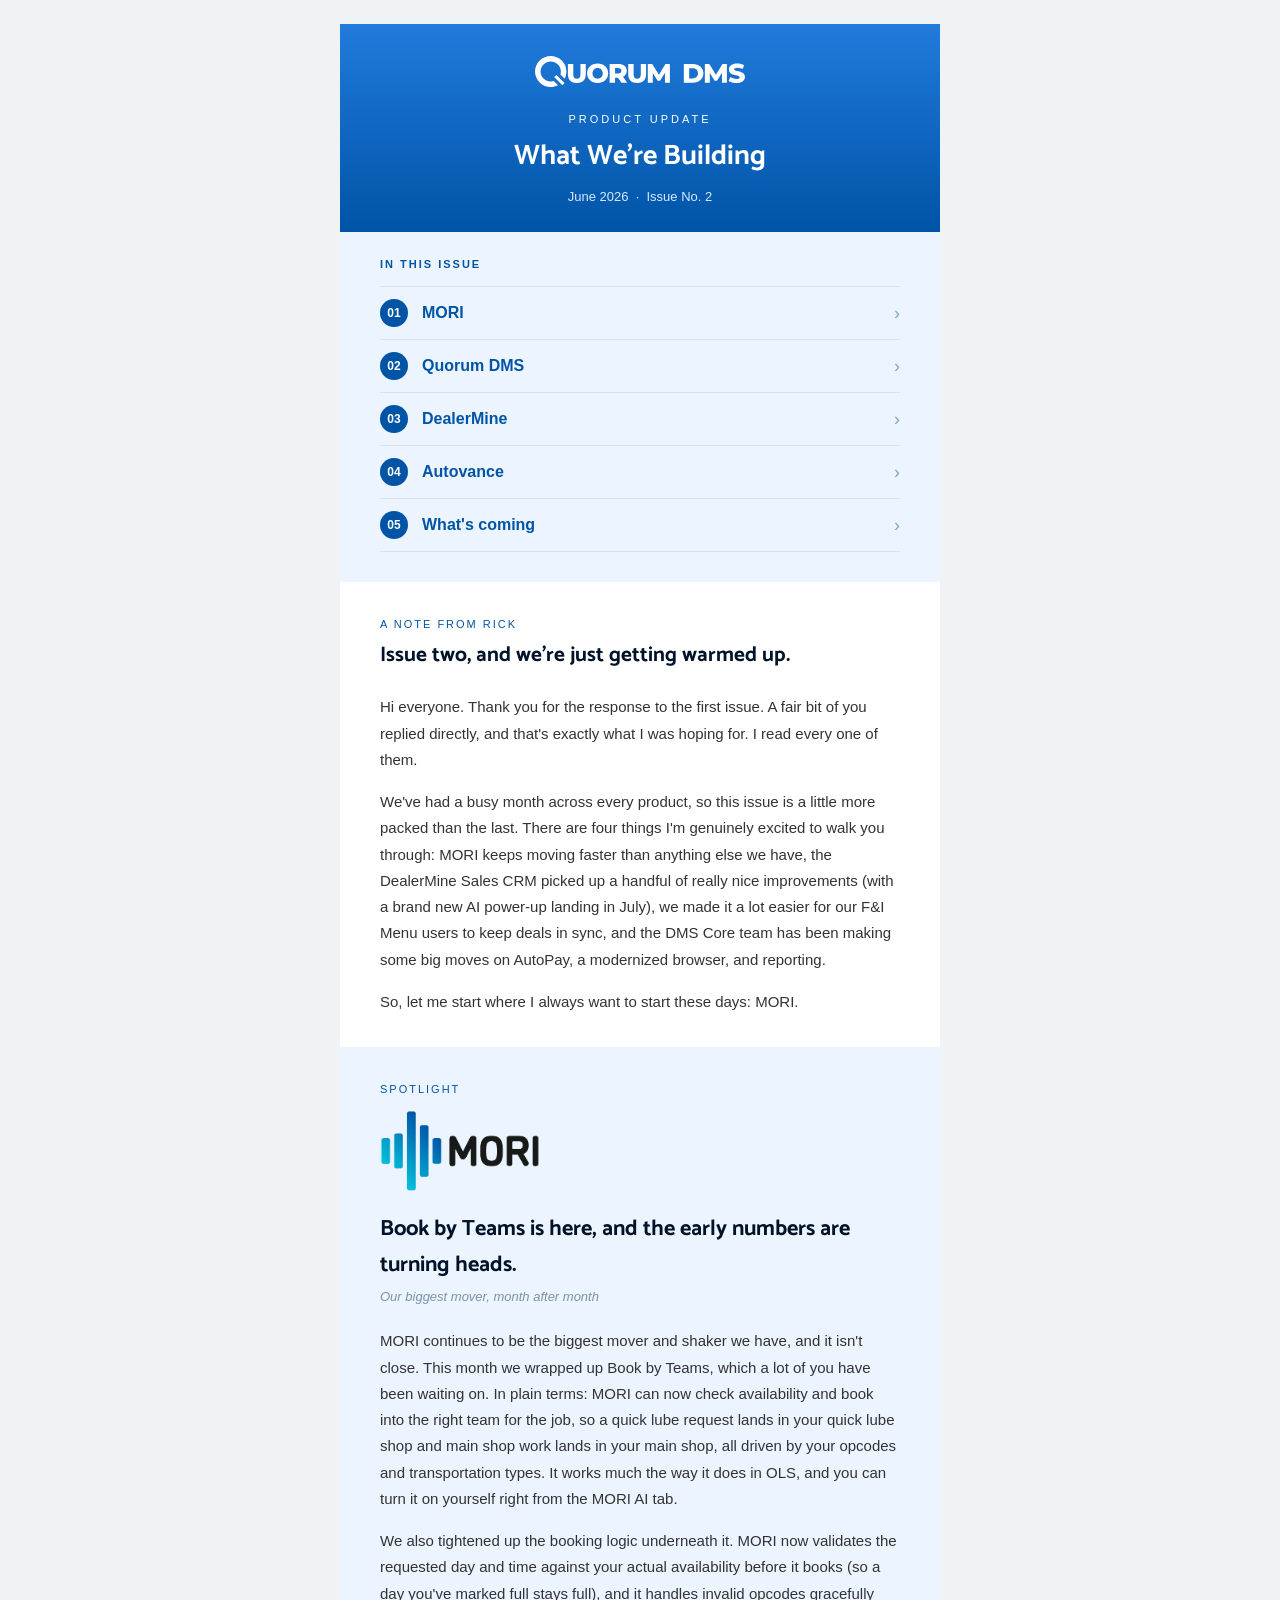
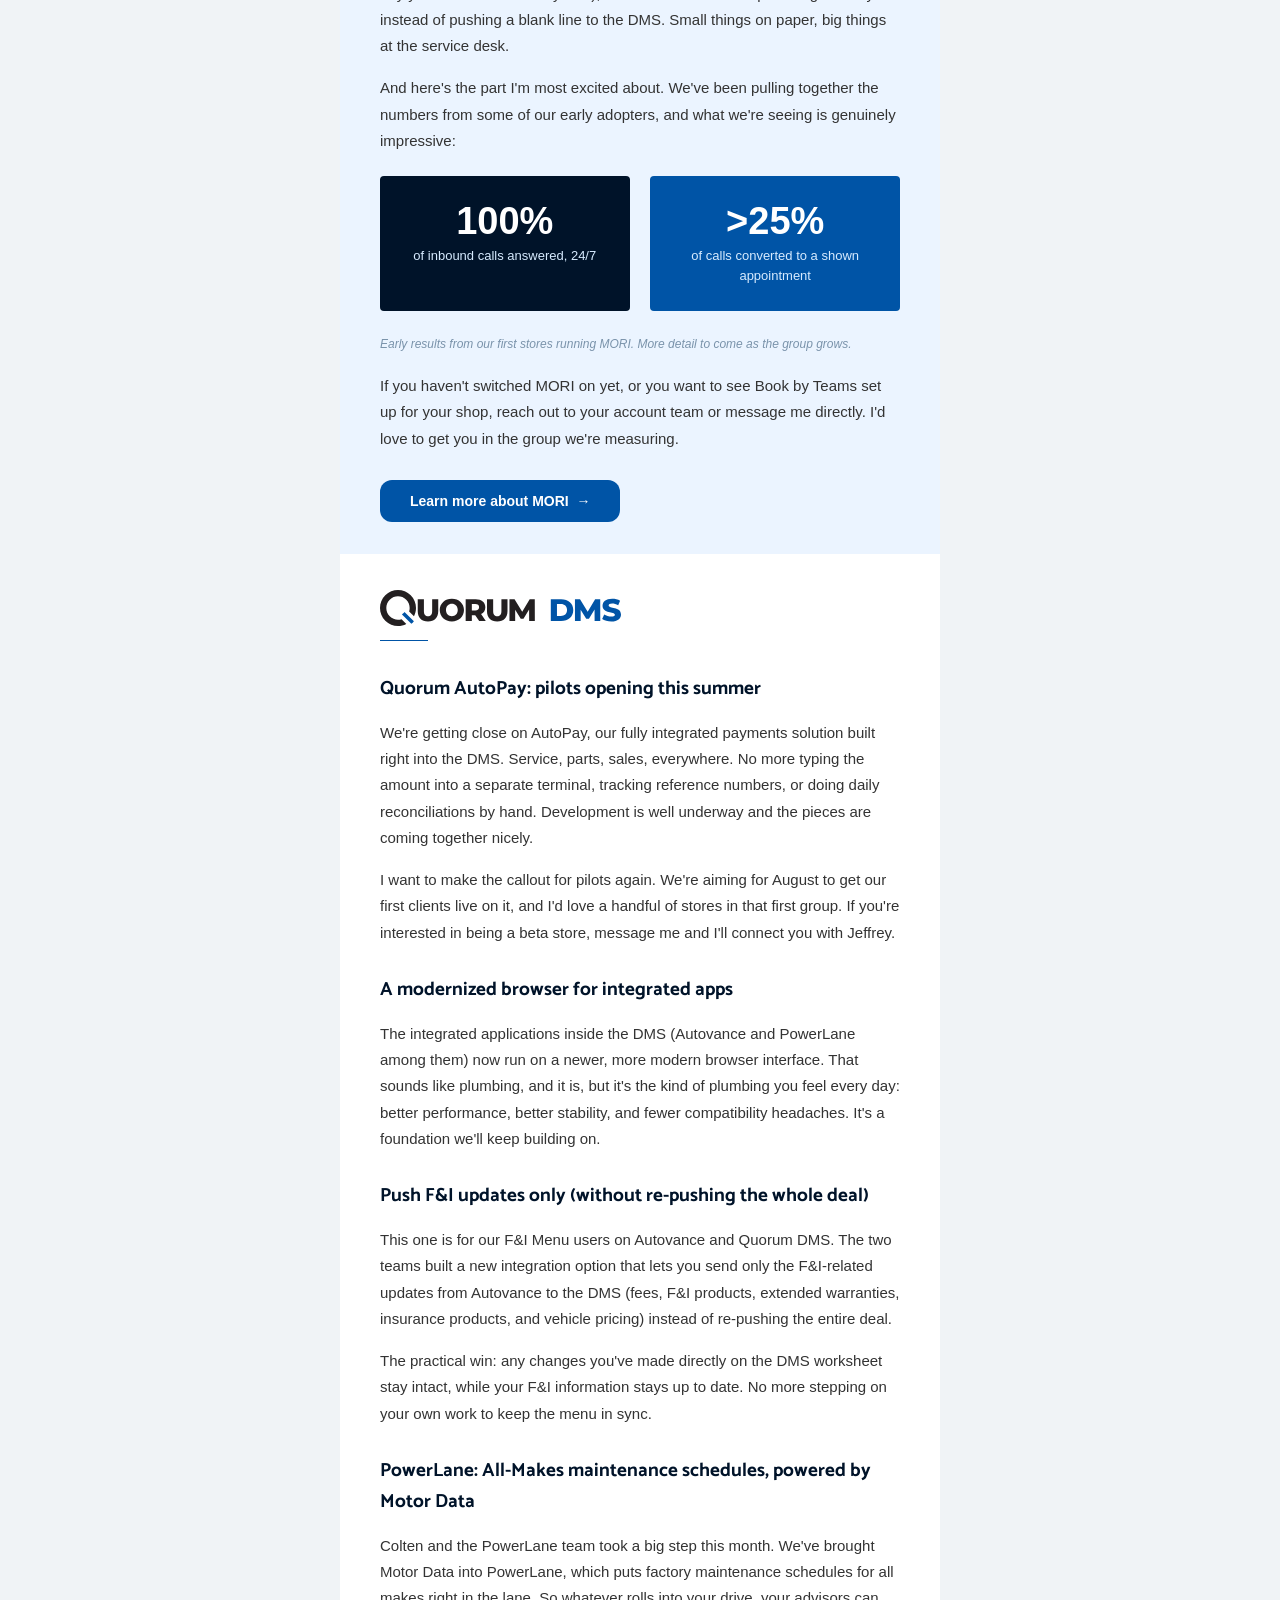
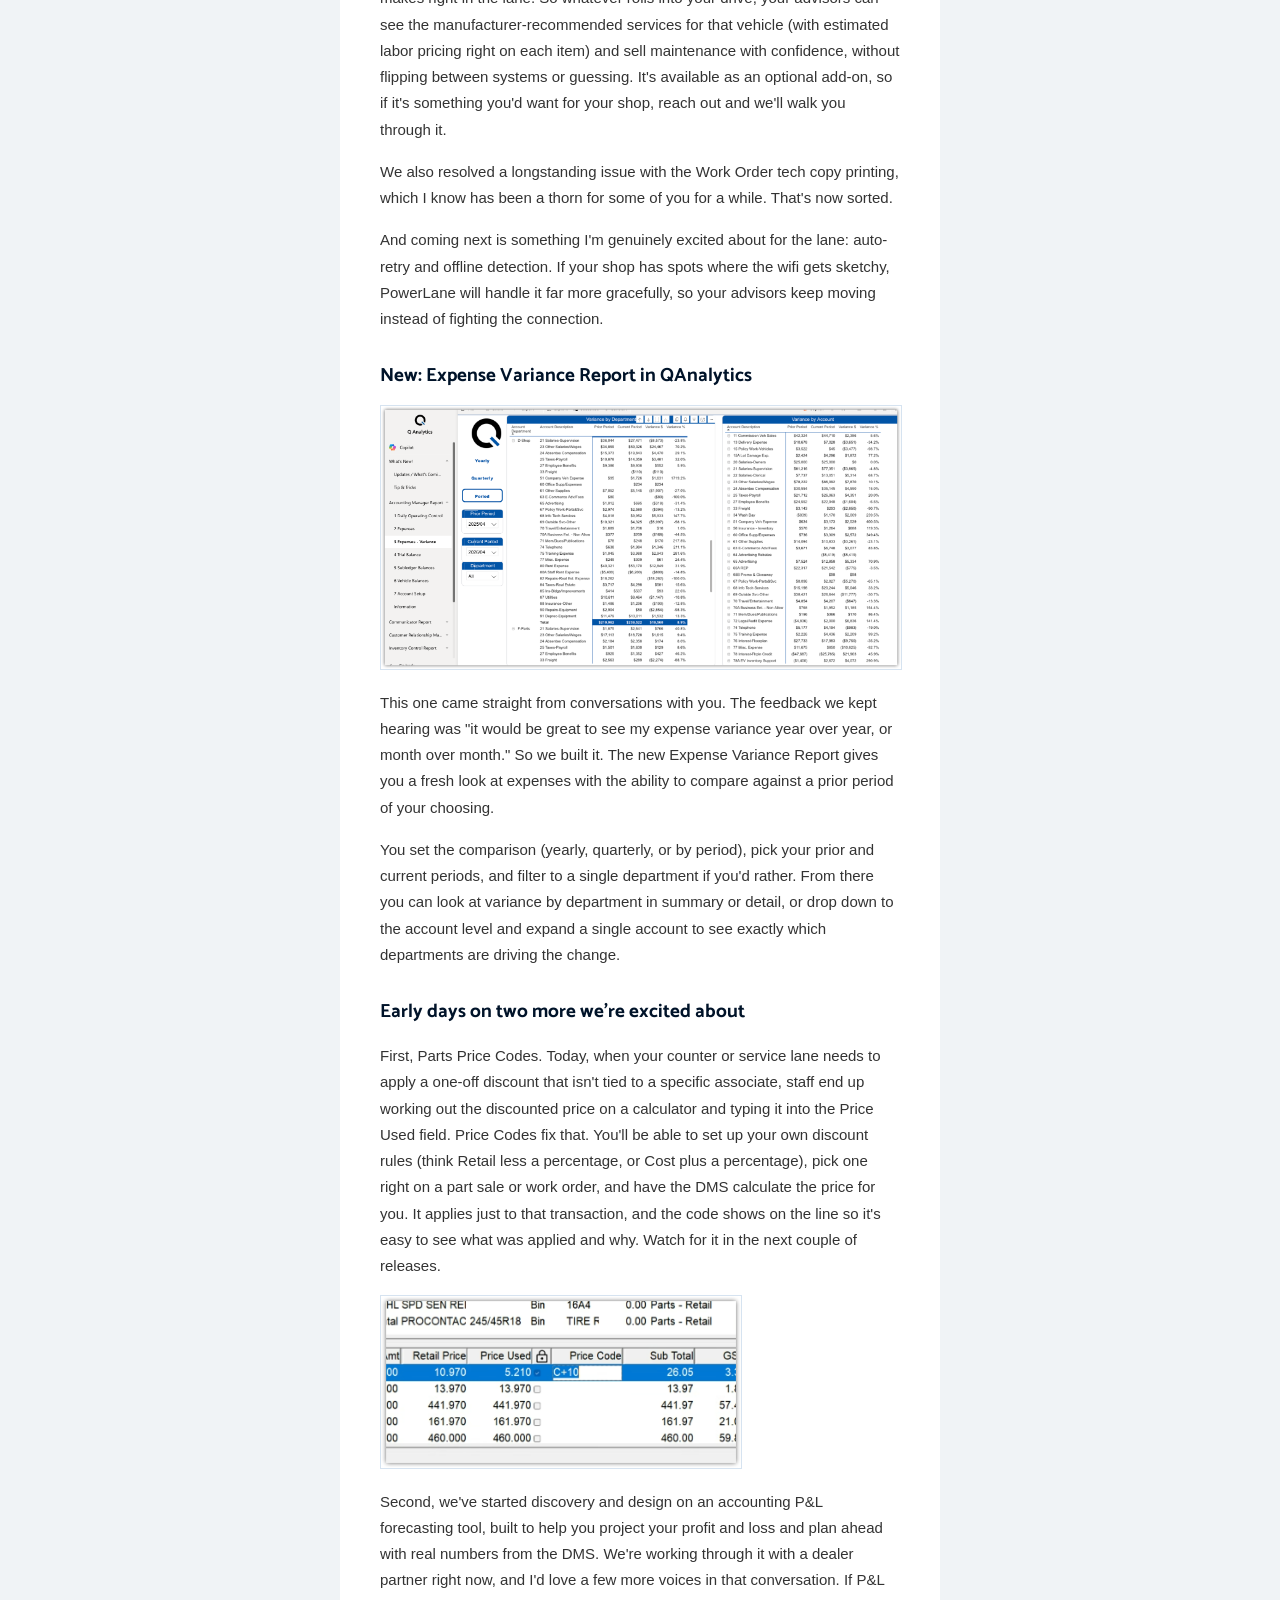
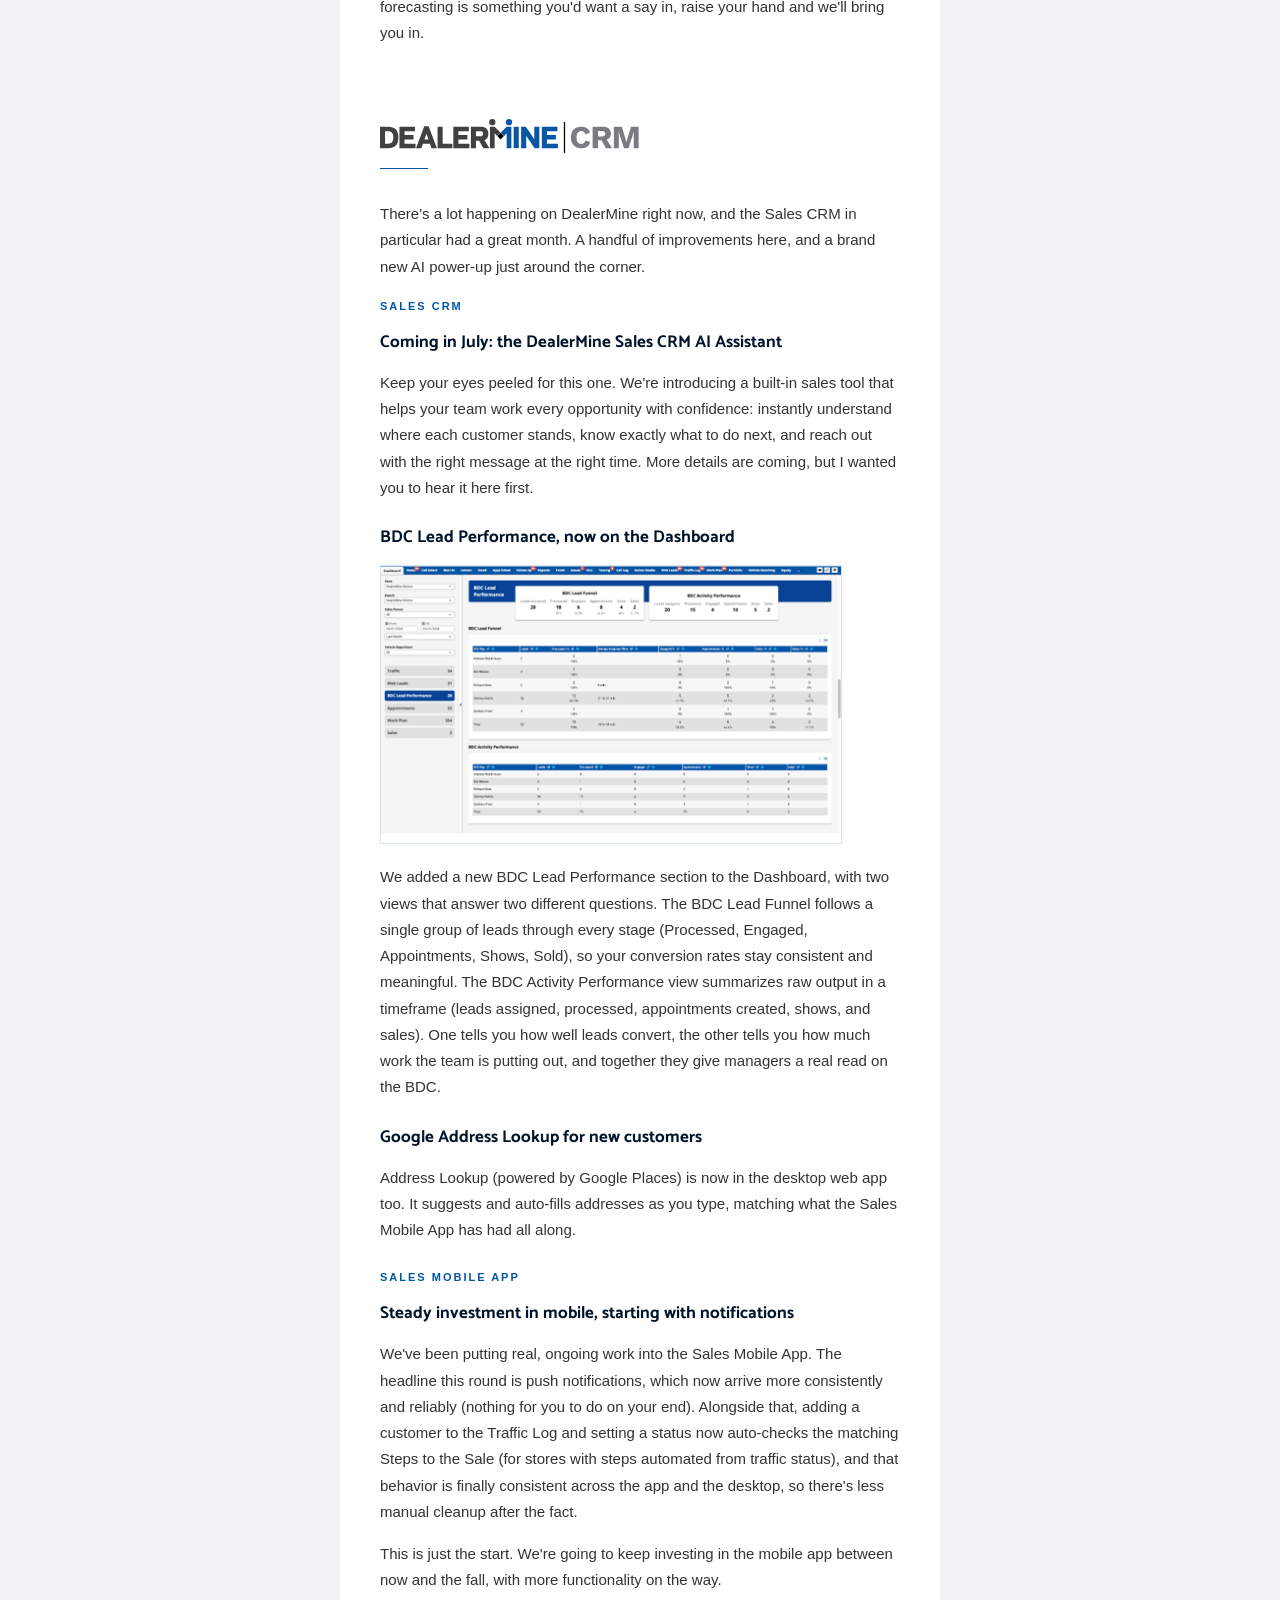
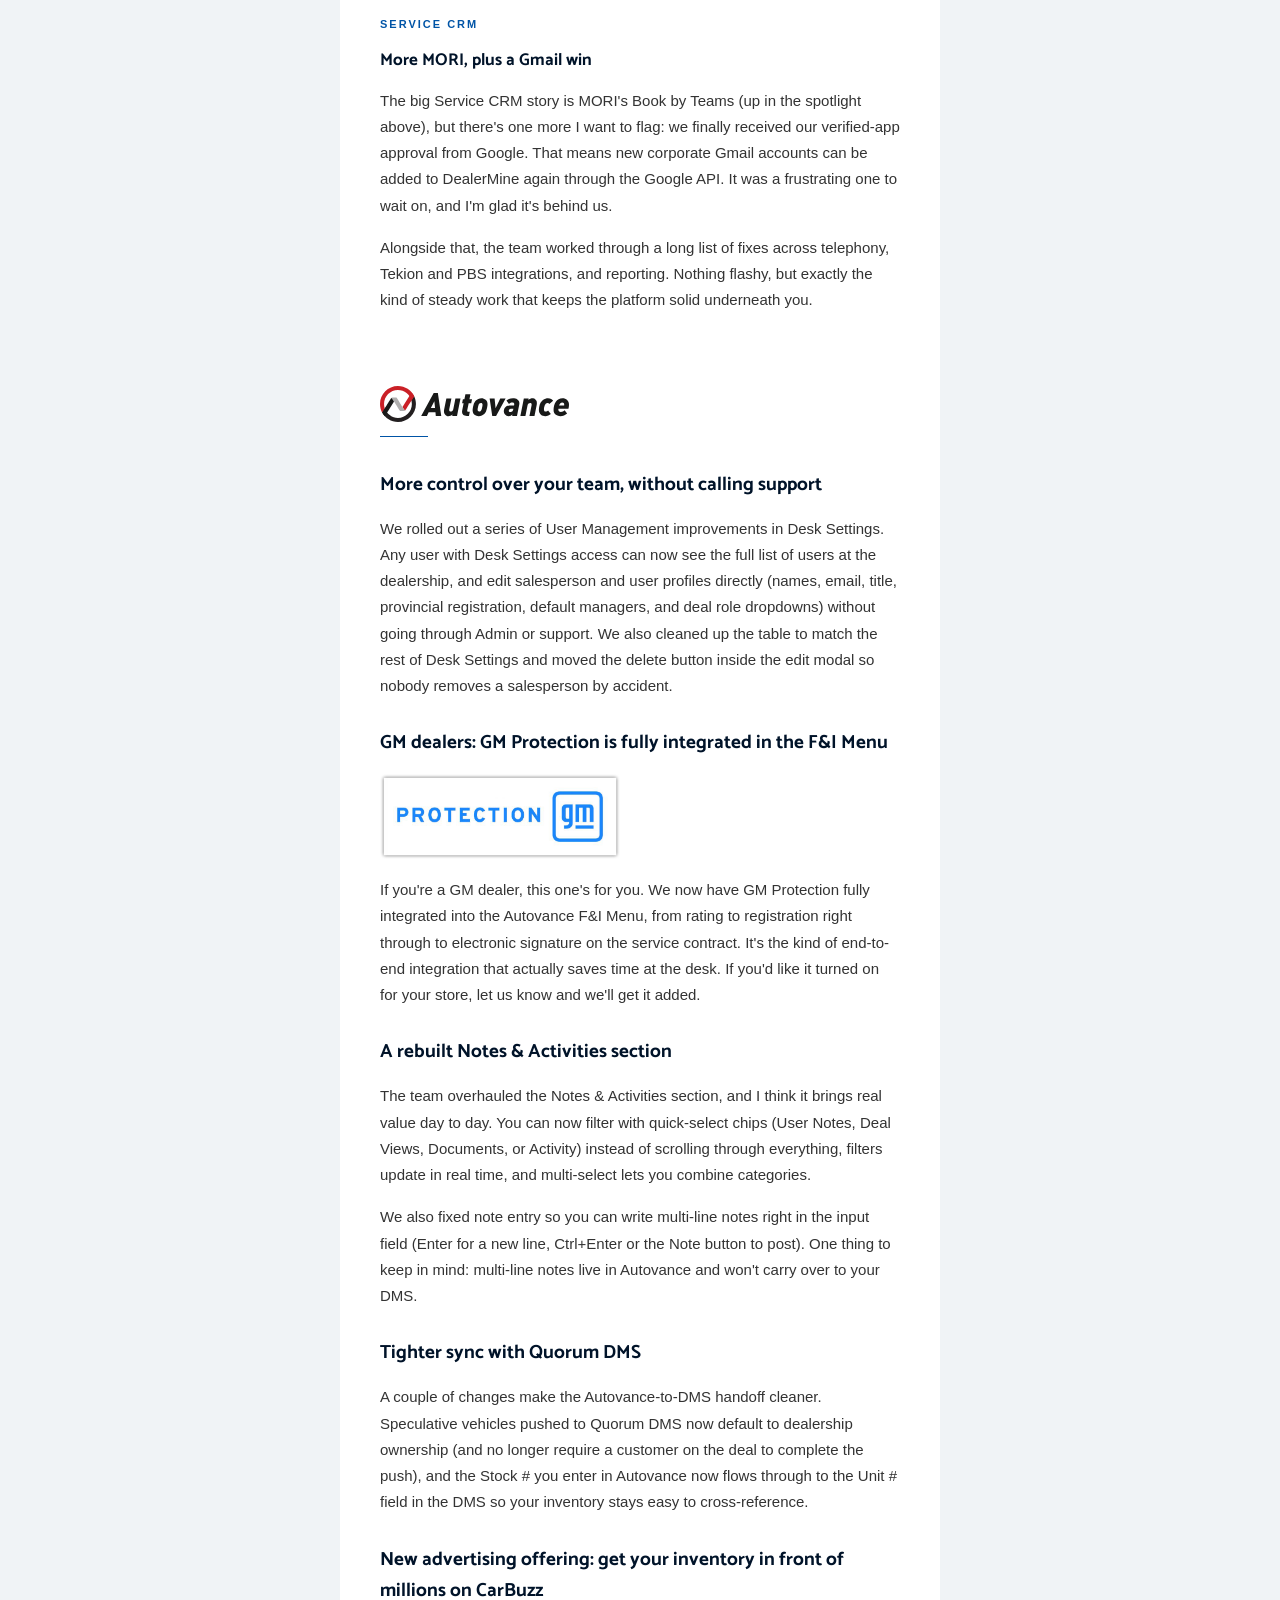
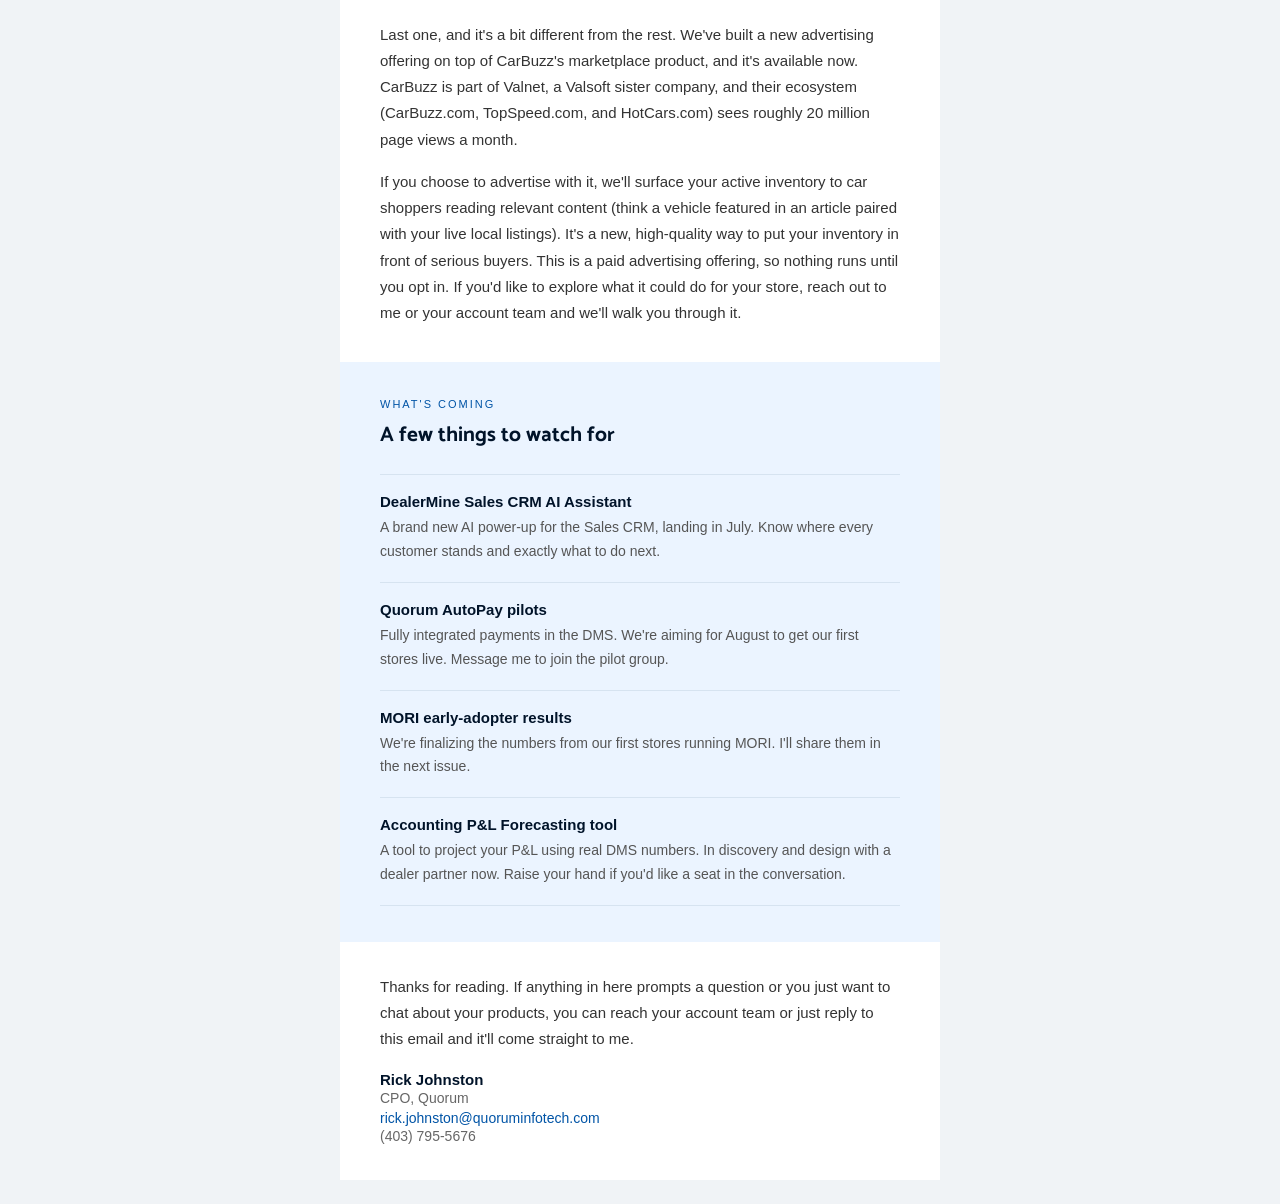
<file: newsletter-dms-june-2026.html>
<!DOCTYPE html>
<html lang="en">
<head>
<meta charset="UTF-8">
<meta name="viewport" content="width=device-width, initial-scale=1.0">
<meta http-equiv="X-UA-Compatible" content="IE=edge">
<title>What We're Building (June 2026) | Quorum DMS</title>
<link rel="icon" type="image/png" href="content/branding/faviconV2.png">
<link rel="preconnect" href="https://fonts.googleapis.com">
<link rel="preconnect" href="https://fonts.gstatic.com" crossorigin>
<link href="https://fonts.googleapis.com/css2?family=Catamaran:wght@600;700;800&display=swap" rel="stylesheet">
<link rel="stylesheet" href="print.css" media="print">
<style>
  h1, h2, h3 { font-family: Catamaran, Arial, Helvetica, sans-serif !important; font-weight: 700; }
</style>
</head>
<body style="margin:0;padding:0;background-color:#edf0f4;font-family:Arial,Helvetica,sans-serif;">

<table role="presentation" width="100%" cellspacing="0" cellpadding="0" border="0" style="background-color:#edf0f4;">
<tr>
<td align="center" style="padding:24px 12px;">

  <table id="newsletter-table" role="presentation" width="600" cellspacing="0" cellpadding="0" border="0" style="max-width:600px;width:100%;background-color:#ffffff;">

    <tbody id="fixed-top">

    <!-- ======================================== -->
    <!-- HEADER                                   -->
    <!-- ======================================== -->
    <tr>
      <td id="header-brand" style="background-color:#0054A6;background-image:linear-gradient(180deg,#217ADC 0%,#0054A6 100%);padding:32px 40px 28px;text-align:center;">
        <img id="header-logo" src="content/branding/logo-quorum-dms-white-01.svg" alt="Quorum DMS" width="210" style="display:inline-block;margin:0 0 22px;">
        <p style="margin:0 0 4px;color:#ffffff;font-size:11px;letter-spacing:3px;text-transform:uppercase;font-family:Arial,Helvetica,sans-serif;">PRODUCT UPDATE</p>
        <h1 style="margin:8px 0 0;color:#ffffff;font-size:28px;font-weight:700;font-family:Catamaran,Arial,Helvetica,sans-serif;">What We're Building</h1>
        <p id="header-subtitle" style="margin:10px 0 0;color:#d6ebff;font-size:13px;font-family:Arial,Helvetica,sans-serif;">June 2026 &nbsp;·&nbsp; Issue No. 2</p>
      </td>
    </tr>

    <!-- ======================================== -->
    <!-- TABLE OF CONTENTS                        -->
    <!-- ======================================== -->
    <tr class="toc-row">
      <td style="padding:24px 40px 30px;background-color:#f3f6fa;">
        <p style="margin:0 0 14px;font-family:Arial,Helvetica,sans-serif;font-size:11px;line-height:16px;font-weight:bold;letter-spacing:2px;text-transform:uppercase;color:#1769aa;">In this issue</p>
        <table id="toc-list" role="presentation" width="100%" cellspacing="0" cellpadding="0" border="0" style="width:100%;border-top:1px solid #d8e1eb;">
          <tr>
            <td width="42" valign="middle" style="padding:12px 0;border-bottom:1px solid #d8e1eb;">
              <a href="#mori" style="text-decoration:none;"><span style="display:inline-block;width:28px;height:28px;font-family:Arial,Helvetica,sans-serif;font-size:12px;font-weight:bold;line-height:28px;text-align:center;color:#ffffff;background-color:#1e3b5c;border-radius:14px;">01</span></a>
            </td>
            <td valign="middle" style="padding:12px 8px 12px 0;border-bottom:1px solid #d8e1eb;">
              <a href="#mori" style="font-family:Arial,Helvetica,sans-serif;font-size:16px;line-height:22px;font-weight:bold;color:#1769aa;text-decoration:none;">MORI</a>
            </td>
            <td width="24" align="right" valign="middle" style="padding:12px 0;border-bottom:1px solid #d8e1eb;">
              <a href="#mori" style="font-family:Arial,Helvetica,sans-serif;font-size:18px;line-height:22px;color:#7ba7c7;text-decoration:none;">&#8250;</a>
            </td>
          </tr>
          <tr>
            <td width="42" valign="middle" style="padding:12px 0;border-bottom:1px solid #d8e1eb;">
              <a href="#dms" style="text-decoration:none;"><span style="display:inline-block;width:28px;height:28px;font-family:Arial,Helvetica,sans-serif;font-size:12px;font-weight:bold;line-height:28px;text-align:center;color:#ffffff;background-color:#1e3b5c;border-radius:14px;">02</span></a>
            </td>
            <td valign="middle" style="padding:12px 8px 12px 0;border-bottom:1px solid #d8e1eb;">
              <a href="#dms" style="font-family:Arial,Helvetica,sans-serif;font-size:16px;line-height:22px;font-weight:bold;color:#1769aa;text-decoration:none;">Quorum DMS</a>
            </td>
            <td width="24" align="right" valign="middle" style="padding:12px 0;border-bottom:1px solid #d8e1eb;">
              <a href="#dms" style="font-family:Arial,Helvetica,sans-serif;font-size:18px;line-height:22px;color:#7ba7c7;text-decoration:none;">&#8250;</a>
            </td>
          </tr>
          <tr>
            <td width="42" valign="middle" style="padding:12px 0;border-bottom:1px solid #d8e1eb;">
              <a href="#dealermine" style="text-decoration:none;"><span style="display:inline-block;width:28px;height:28px;font-family:Arial,Helvetica,sans-serif;font-size:12px;font-weight:bold;line-height:28px;text-align:center;color:#ffffff;background-color:#1e3b5c;border-radius:14px;">03</span></a>
            </td>
            <td valign="middle" style="padding:12px 8px 12px 0;border-bottom:1px solid #d8e1eb;">
              <a href="#dealermine" style="font-family:Arial,Helvetica,sans-serif;font-size:16px;line-height:22px;font-weight:bold;color:#1769aa;text-decoration:none;">DealerMine</a>
            </td>
            <td width="24" align="right" valign="middle" style="padding:12px 0;border-bottom:1px solid #d8e1eb;">
              <a href="#dealermine" style="font-family:Arial,Helvetica,sans-serif;font-size:18px;line-height:22px;color:#7ba7c7;text-decoration:none;">&#8250;</a>
            </td>
          </tr>
          <tr>
            <td width="42" valign="middle" style="padding:12px 0;border-bottom:1px solid #d8e1eb;">
              <a href="#autovance" style="text-decoration:none;"><span style="display:inline-block;width:28px;height:28px;font-family:Arial,Helvetica,sans-serif;font-size:12px;font-weight:bold;line-height:28px;text-align:center;color:#ffffff;background-color:#1e3b5c;border-radius:14px;">04</span></a>
            </td>
            <td valign="middle" style="padding:12px 8px 12px 0;border-bottom:1px solid #d8e1eb;">
              <a href="#autovance" style="font-family:Arial,Helvetica,sans-serif;font-size:16px;line-height:22px;font-weight:bold;color:#1769aa;text-decoration:none;">Autovance</a>
            </td>
            <td width="24" align="right" valign="middle" style="padding:12px 0;border-bottom:1px solid #d8e1eb;">
              <a href="#autovance" style="font-family:Arial,Helvetica,sans-serif;font-size:18px;line-height:22px;color:#7ba7c7;text-decoration:none;">&#8250;</a>
            </td>
          </tr>
          <tr>
            <td width="42" valign="middle" style="padding:12px 0;border-bottom:1px solid #d8e1eb;">
              <a href="#whats-coming" style="text-decoration:none;"><span style="display:inline-block;width:28px;height:28px;font-family:Arial,Helvetica,sans-serif;font-size:12px;font-weight:bold;line-height:28px;text-align:center;color:#ffffff;background-color:#1e3b5c;border-radius:14px;">05</span></a>
            </td>
            <td valign="middle" style="padding:12px 8px 12px 0;border-bottom:1px solid #d8e1eb;">
              <a href="#whats-coming" style="font-family:Arial,Helvetica,sans-serif;font-size:16px;line-height:22px;font-weight:bold;color:#1769aa;text-decoration:none;">What's coming</a>
            </td>
            <td width="24" align="right" valign="middle" style="padding:12px 0;border-bottom:1px solid #d8e1eb;">
              <a href="#whats-coming" style="font-family:Arial,Helvetica,sans-serif;font-size:18px;line-height:22px;color:#7ba7c7;text-decoration:none;">&#8250;</a>
            </td>
          </tr>
        </table>
      </td>
    </tr>

    <!-- ======================================== -->
    <!-- OPENING — FROM RICK                      -->
    <!-- ======================================== -->
    <tr>
      <td style="padding:36px 40px 32px;">
        <p style="margin:0 0 8px;font-size:11px;letter-spacing:2px;text-transform:uppercase;color:#2c6fad;font-family:Arial,Helvetica,sans-serif;">A NOTE FROM RICK</p>
        <h2 style="margin:0 0 22px;font-size:21px;color:#1c3556;font-family:Arial,Helvetica,sans-serif;font-weight:700;">Issue two, and we're just getting warmed up.</h2>

        <p style="margin:0 0 16px;font-size:15px;line-height:1.75;color:#333333;font-family:Arial,Helvetica,sans-serif;">
          Hi everyone. Thank you for the response to the first issue. A fair bit of you replied directly, and that's exactly what I was hoping for. I read every one of them.
        </p>
        <p style="margin:0 0 16px;font-size:15px;line-height:1.75;color:#333333;font-family:Arial,Helvetica,sans-serif;">
          We've had a busy month across every product, so this issue is a little more packed than the last. There are four things I'm genuinely excited to walk you through: MORI keeps moving faster than anything else we have, the DealerMine Sales CRM picked up a handful of really nice improvements (with a brand new AI power-up landing in July), we made it a lot easier for our F&amp;I Menu users to keep deals in sync, and the DMS Core team has been making some big moves on AutoPay, a modernized browser, and reporting.
        </p>
        <p style="margin:0 0 0;font-size:15px;line-height:1.75;color:#333333;font-family:Arial,Helvetica,sans-serif;">
          So, let me start where I always want to start these days: MORI.
        </p>
      </td>
    </tr>

    </tbody>

    <!-- ======================================== -->
    <!-- MORI SPOTLIGHT                           -->
    <!-- ======================================== -->
    <tbody id="section-mori">

    <tr>
      <td id="mori" style="padding:36px 40px 32px;background-color:#f5f8fb;">
        <a name="mori"></a>
        <p style="margin:0 0 16px;font-size:11px;letter-spacing:2px;text-transform:uppercase;color:#2c6fad;font-family:Arial,Helvetica,sans-serif;">SPOTLIGHT</p>
        <!-- MORI logo -->
        <img src="content/newsletter-content/april-2026/moriAI.png" alt="MORI AI" width="160" height="auto" style="display:block;margin:0 0 20px;">
        <h2 style="margin:0 0 6px;font-size:22px;color:#1c3556;font-family:Arial,Helvetica,sans-serif;font-weight:700;">Book by Teams is here, and the early numbers are turning heads.</h2>
        <p style="margin:0 0 24px;font-size:13px;color:#5a8fb0;font-family:Arial,Helvetica,sans-serif;font-style:italic;">Our biggest mover, month after month</p>

        <p style="margin:0 0 16px;font-size:15px;line-height:1.75;color:#333333;font-family:Arial,Helvetica,sans-serif;">
          MORI continues to be the biggest mover and shaker we have, and it isn't close. This month we wrapped up Book by Teams, which a lot of you have been waiting on. In plain terms: MORI can now check availability and book into the right team for the job, so a quick lube request lands in your quick lube shop and main shop work lands in your main shop, all driven by your opcodes and transportation types. It works much the way it does in OLS, and you can turn it on yourself right from the MORI AI tab.
        </p>
        <p style="margin:0 0 16px;font-size:15px;line-height:1.75;color:#333333;font-family:Arial,Helvetica,sans-serif;">
          We also tightened up the booking logic underneath it. MORI now validates the requested day and time against your actual availability before it books (so a day you've marked full stays full), and it handles invalid opcodes gracefully instead of pushing a blank line to the DMS. Small things on paper, big things at the service desk.
        </p>
        <p style="margin:0 0 22px;font-size:15px;line-height:1.75;color:#333333;font-family:Arial,Helvetica,sans-serif;">
          And here's the part I'm most excited about. We've been pulling together the numbers from some of our early adopters, and what we're seeing is genuinely impressive:
        </p>

        <!-- MORI EARLY-ADOPTER STAT GRAPHIC -->
        <table width="100%" cellpadding="0" cellspacing="0" border="0" style="margin-bottom:26px;">
          <tr>
            <td width="48%" valign="top" style="background-color:#1c3556;border-radius:4px;padding:26px 18px;text-align:center;">
              <p style="margin:0 0 6px;color:#ffffff;font-size:38px;font-weight:700;line-height:1;font-family:Arial,Helvetica,sans-serif;">100%</p>
              <p style="margin:0;color:#9cc2dc;font-size:13px;line-height:1.5;font-family:Arial,Helvetica,sans-serif;">of inbound calls answered, 24/7</p>
            </td>
            <td width="4%">&nbsp;</td>
            <td width="48%" valign="top" style="background-color:#2c6fad;border-radius:4px;padding:26px 18px;text-align:center;">
              <p style="margin:0 0 6px;color:#ffffff;font-size:38px;font-weight:700;line-height:1;font-family:Arial,Helvetica,sans-serif;">&gt;25%</p>
              <p style="margin:0;color:#d6e6f3;font-size:13px;line-height:1.5;font-family:Arial,Helvetica,sans-serif;">of calls converted to a shown appointment</p>
            </td>
          </tr>
        </table>
        <p style="margin:0 0 22px;font-size:12px;color:#7a93ab;font-style:italic;font-family:Arial,Helvetica,sans-serif;">Early results from our first stores running MORI. More detail to come as the group grows.</p>

        <p style="margin:0 0 28px;font-size:15px;line-height:1.75;color:#333333;font-family:Arial,Helvetica,sans-serif;">
          If you haven't switched MORI on yet, or you want to see Book by Teams set up for your shop, reach out to your account team or message me directly. I'd love to get you in the group we're measuring.
        </p>

        <!-- CTA BUTTON -->
        <table cellpadding="0" cellspacing="0" border="0">
          <tr>
            <td style="background-color:#2c6fad;border-radius:12px;">
              <a href="#" style="display:inline-block;padding:13px 30px;color:#ffffff;font-size:14px;font-weight:700;text-decoration:none;font-family:Arial,Helvetica,sans-serif;">Learn more about MORI &nbsp;→</a>
            </td>
          </tr>
        </table>
      </td>
    </tr>

    </tbody>

    <!-- ======================================== -->
    <!-- DMS SECTION                              -->
    <!-- ======================================== -->
    <tbody id="section-qdms">

    <tr>
      <td id="dms" style="padding:36px 40px 8px;">
        <a name="dms"></a>
        <img src="content/branding/logo-quorum-dms-color-01.svg" alt="Quorum DMS" height="36" style="display:block;max-width:260px;">
        <table role="presentation" cellspacing="0" cellpadding="0" border="0" style="margin:14px 0 0;">
          <tr>
            <td width="48" height="1" bgcolor="#2c6fad" style="width:48px;height:1px;font-size:0;line-height:0;background-color:#2c6fad;">&nbsp;</td>
          </tr>
        </table>
      </td>
    </tr>

    <!-- DMS: AutoPay -->
    <tr>
      <td style="padding:24px 40px 28px;">
        <h3 style="margin:0 0 16px;font-size:19px;color:#1c3556;font-family:Arial,Helvetica,sans-serif;font-weight:700;">Quorum AutoPay: pilots opening this summer</h3>

        <p style="margin:0 0 16px;font-size:15px;line-height:1.75;color:#333333;font-family:Arial,Helvetica,sans-serif;">
          We're getting close on AutoPay, our fully integrated payments solution built right into the DMS. Service, parts, sales, everywhere. No more typing the amount into a separate terminal, tracking reference numbers, or doing daily reconciliations by hand. Development is well underway and the pieces are coming together nicely.
        </p>
        <p style="margin:0 0 0;font-size:15px;line-height:1.75;color:#333333;font-family:Arial,Helvetica,sans-serif;">
          I want to make the callout for pilots again. We're aiming for August to get our first clients live on it, and I'd love a handful of stores in that first group. If you're interested in being a beta store, message me and I'll connect you with Jeffrey.
        </p>
      </td>
    </tr>

    <!-- DMS: Modernized browser -->
    <tr>
      <td style="padding:0 40px 28px;">
        <h3 style="margin:0 0 16px;font-size:19px;color:#1c3556;font-family:Arial,Helvetica,sans-serif;font-weight:700;">A modernized browser for integrated apps</h3>
        <p style="margin:0 0 0;font-size:15px;line-height:1.75;color:#333333;font-family:Arial,Helvetica,sans-serif;">
          The integrated applications inside the DMS (Autovance and PowerLane among them) now run on a newer, more modern browser interface. That sounds like plumbing, and it is, but it's the kind of plumbing you feel every day: better performance, better stability, and fewer compatibility headaches. It's a foundation we'll keep building on.
        </p>
      </td>
    </tr>

    <!-- DMS: Selective F&I Updates -->
    <tr>
      <td style="padding:0 40px 28px;">
        <h3 style="margin:0 0 16px;font-size:19px;color:#1c3556;font-family:Arial,Helvetica,sans-serif;font-weight:700;">Push F&amp;I updates only (without re-pushing the whole deal)</h3>
        <p style="margin:0 0 16px;font-size:15px;line-height:1.75;color:#333333;font-family:Arial,Helvetica,sans-serif;">
          This one is for our F&amp;I Menu users on Autovance and Quorum DMS. The two teams built a new integration option that lets you send only the F&amp;I-related updates from Autovance to the DMS (fees, F&amp;I products, extended warranties, insurance products, and vehicle pricing) instead of re-pushing the entire deal.
        </p>
        <p style="margin:0 0 0;font-size:15px;line-height:1.75;color:#333333;font-family:Arial,Helvetica,sans-serif;">
          The practical win: any changes you've made directly on the DMS worksheet stay intact, while your F&amp;I information stays up to date. No more stepping on your own work to keep the menu in sync.
        </p>
      </td>
    </tr>

    <!-- DMS: PowerLane Motor Data -->
    <tr>
      <td style="padding:0 40px 28px;">
        <h3 style="margin:0 0 16px;font-size:19px;color:#1c3556;font-family:Arial,Helvetica,sans-serif;font-weight:700;">PowerLane: All-Makes maintenance schedules, powered by Motor Data</h3>
        <p style="margin:0 0 16px;font-size:15px;line-height:1.75;color:#333333;font-family:Arial,Helvetica,sans-serif;">
          Colten and the PowerLane team took a big step this month. We've brought Motor Data into PowerLane, which puts factory maintenance schedules for all makes right in the lane. So whatever rolls into your drive, your advisors can see the manufacturer-recommended services for that vehicle (with estimated labor pricing right on each item) and sell maintenance with confidence, without flipping between systems or guessing. It's available as an optional add-on, so if it's something you'd want for your shop, reach out and we'll walk you through it.
        </p>
        <p style="margin:0 0 16px;font-size:15px;line-height:1.75;color:#333333;font-family:Arial,Helvetica,sans-serif;">
          We also resolved a longstanding issue with the Work Order tech copy printing, which I know has been a thorn for some of you for a while. That's now sorted.
        </p>
        <p style="margin:0 0 0;font-size:15px;line-height:1.75;color:#333333;font-family:Arial,Helvetica,sans-serif;">
          And coming next is something I'm genuinely excited about for the lane: auto-retry and offline detection. If your shop has spots where the wifi gets sketchy, PowerLane will handle it far more gracefully, so your advisors keep moving instead of fighting the connection.
        </p>
      </td>
    </tr>

    <!-- DMS: Expense Variance Report -->
    <tr>
      <td style="padding:0 40px 28px;">
        <h3 style="margin:0 0 14px;font-size:19px;color:#1c3556;font-family:Arial,Helvetica,sans-serif;font-weight:700;">New: Expense Variance Report in QAnalytics</h3>

        <img src="content/newsletter-content/june-2026/expense-variance.png" alt="Expense Variance Report in QAnalytics" width="520" style="display:block;max-width:100%;height:auto;margin-bottom:20px;border:1px solid #e4e9ee;">

        <p style="margin:0 0 16px;font-size:15px;line-height:1.75;color:#333333;font-family:Arial,Helvetica,sans-serif;">
          This one came straight from conversations with you. The feedback we kept hearing was "it would be great to see my expense variance year over year, or month over month." So we built it. The new Expense Variance Report gives you a fresh look at expenses with the ability to compare against a prior period of your choosing.
        </p>
        <p style="margin:0 0 0;font-size:15px;line-height:1.75;color:#333333;font-family:Arial,Helvetica,sans-serif;">
          You set the comparison (yearly, quarterly, or by period), pick your prior and current periods, and filter to a single department if you'd rather. From there you can look at variance by department in summary or detail, or drop down to the account level and expand a single account to see exactly which departments are driving the change.
        </p>
      </td>
    </tr>

    <!-- DMS: Early stages (Parts Price Codes + Forecasting) -->
    <tr>
      <td style="padding:0 40px 36px;">
        <h3 style="margin:0 0 16px;font-size:19px;color:#1c3556;font-family:Arial,Helvetica,sans-serif;font-weight:700;">Early days on two more we're excited about</h3>
        <p style="margin:0 0 16px;font-size:15px;line-height:1.75;color:#333333;font-family:Arial,Helvetica,sans-serif;">
          First, Parts Price Codes. Today, when your counter or service lane needs to apply a one-off discount that isn't tied to a specific associate, staff end up working out the discounted price on a calculator and typing it into the Price Used field. Price Codes fix that. You'll be able to set up your own discount rules (think Retail less a percentage, or Cost plus a percentage), pick one right on a part sale or work order, and have the DMS calculate the price for you. It applies just to that transaction, and the code shows on the line so it's easy to see what was applied and why. Watch for it in the next couple of releases.
        </p>

        <img src="content/newsletter-content/june-2026/parts_price_code.png" alt="Parts Price Codes" width="360" style="display:block;max-width:100%;height:auto;margin-bottom:20px;border:1px solid #e4e9ee;">

        <p style="margin:0 0 0;font-size:15px;line-height:1.75;color:#333333;font-family:Arial,Helvetica,sans-serif;">
          Second, we've started discovery and design on an accounting P&amp;L forecasting tool, built to help you project your profit and loss and plan ahead with real numbers from the DMS. We're working through it with a dealer partner right now, and I'd love a few more voices in that conversation. If P&amp;L forecasting is something you'd want a say in, raise your hand and we'll bring you in.
        </p>
      </td>
    </tr>

    </tbody>

    <!-- ======================================== -->
    <!-- DEALERMINE SECTION                        -->
    <!-- ======================================== -->
    <tbody id="section-dealermine">

    <tr>
      <td id="dealermine" style="padding:36px 40px 8px;">
        <a name="dealermine"></a>
        <img src="content/branding/dm-logo-blue-newclass.svg" alt="DealerMine CRM" height="36" style="display:block;max-width:260px;">
        <table role="presentation" cellspacing="0" cellpadding="0" border="0" style="margin:14px 0 0;">
          <tr>
            <td width="48" height="1" bgcolor="#2c6fad" style="width:48px;height:1px;font-size:0;line-height:0;background-color:#2c6fad;">&nbsp;</td>
          </tr>
        </table>
      </td>
    </tr>

    <!-- DealerMine: Sales CRM intro -->
    <tr>
      <td style="padding:24px 40px 0;">
        <p style="margin:0 0 20px;font-size:15px;line-height:1.75;color:#333333;font-family:Arial,Helvetica,sans-serif;">
          There's a lot happening on DealerMine right now, and the Sales CRM in particular had a great month. A handful of improvements here, and a brand new AI power-up just around the corner.
        </p>

        <p style="margin:0 0 16px;font-size:11px;letter-spacing:2px;text-transform:uppercase;color:#2c6fad;font-weight:700;font-family:Arial,Helvetica,sans-serif;">Sales CRM</p>

        <h3 style="margin:0 0 14px;font-size:17px;color:#1c3556;font-family:Arial,Helvetica,sans-serif;font-weight:700;">Coming in July: the DealerMine Sales CRM AI Assistant</h3>
        <p style="margin:0 0 22px;font-size:15px;line-height:1.75;color:#333333;font-family:Arial,Helvetica,sans-serif;">
          Keep your eyes peeled for this one. We're introducing a built-in sales tool that helps your team work every opportunity with confidence: instantly understand where each customer stands, know exactly what to do next, and reach out with the right message at the right time. More details are coming, but I wanted you to hear it here first.
        </p>

        <h3 style="margin:0 0 14px;font-size:17px;color:#1c3556;font-family:Arial,Helvetica,sans-serif;font-weight:700;">BDC Lead Performance, now on the Dashboard</h3>

        <img src="content/newsletter-content/june-2026/bdc-dashboard.png" alt="BDC Lead Performance on the Dashboard" width="460" style="display:block;max-width:100%;height:auto;margin:0 0 20px;border:1px solid #e4e9ee;">

        <p style="margin:0 0 22px;font-size:15px;line-height:1.75;color:#333333;font-family:Arial,Helvetica,sans-serif;">
          We added a new BDC Lead Performance section to the Dashboard, with two views that answer two different questions. The BDC Lead Funnel follows a single group of leads through every stage (Processed, Engaged, Appointments, Shows, Sold), so your conversion rates stay consistent and meaningful. The BDC Activity Performance view summarizes raw output in a timeframe (leads assigned, processed, appointments created, shows, and sales). One tells you how well leads convert, the other tells you how much work the team is putting out, and together they give managers a real read on the BDC.
        </p>

        <h3 style="margin:0 0 14px;font-size:17px;color:#1c3556;font-family:Arial,Helvetica,sans-serif;font-weight:700;">Google Address Lookup for new customers</h3>
        <p style="margin:0 0 0;font-size:15px;line-height:1.75;color:#333333;font-family:Arial,Helvetica,sans-serif;">
          Address Lookup (powered by Google Places) is now in the desktop web app too. It suggests and auto-fills addresses as you type, matching what the Sales Mobile App has had all along.
        </p>
      </td>
    </tr>

    <!-- DealerMine: Sales Mobile App -->
    <tr>
      <td style="padding:28px 40px 0;">
        <p style="margin:0 0 16px;font-size:11px;letter-spacing:2px;text-transform:uppercase;color:#2c6fad;font-weight:700;font-family:Arial,Helvetica,sans-serif;">Sales Mobile App</p>

        <h3 style="margin:0 0 14px;font-size:17px;color:#1c3556;font-family:Arial,Helvetica,sans-serif;font-weight:700;">Steady investment in mobile, starting with notifications</h3>
        <p style="margin:0 0 16px;font-size:15px;line-height:1.75;color:#333333;font-family:Arial,Helvetica,sans-serif;">
          We've been putting real, ongoing work into the Sales Mobile App. The headline this round is push notifications, which now arrive more consistently and reliably (nothing for you to do on your end). Alongside that, adding a customer to the Traffic Log and setting a status now auto-checks the matching Steps to the Sale (for stores with steps automated from traffic status), and that behavior is finally consistent across the app and the desktop, so there's less manual cleanup after the fact.
        </p>
        <p style="margin:0 0 0;font-size:15px;line-height:1.75;color:#333333;font-family:Arial,Helvetica,sans-serif;">
          This is just the start. We're going to keep investing in the mobile app between now and the fall, with more functionality on the way.
        </p>
      </td>
    </tr>

    <!-- DealerMine: Service CRM / MORI -->
    <tr>
      <td style="padding:24px 40px 36px;">
        <p style="margin:0 0 16px;font-size:11px;letter-spacing:2px;text-transform:uppercase;color:#2c6fad;font-weight:700;font-family:Arial,Helvetica,sans-serif;">Service CRM</p>

        <h3 style="margin:0 0 14px;font-size:17px;color:#1c3556;font-family:Arial,Helvetica,sans-serif;font-weight:700;">More MORI, plus a Gmail win</h3>
        <p style="margin:0 0 16px;font-size:15px;line-height:1.75;color:#333333;font-family:Arial,Helvetica,sans-serif;">
          The big Service CRM story is MORI's Book by Teams (up in the spotlight above), but there's one more I want to flag: we finally received our verified-app approval from Google. That means new corporate Gmail accounts can be added to DealerMine again through the Google API. It was a frustrating one to wait on, and I'm glad it's behind us.
        </p>
        <p style="margin:0 0 0;font-size:15px;line-height:1.75;color:#333333;font-family:Arial,Helvetica,sans-serif;">
          Alongside that, the team worked through a long list of fixes across telephony, Tekion and PBS integrations, and reporting. Nothing flashy, but exactly the kind of steady work that keeps the platform solid underneath you.
        </p>
      </td>
    </tr>

    </tbody>

    <!-- ======================================== -->
    <!-- AUTOVANCE SECTION                         -->
    <!-- ======================================== -->
    <tbody id="section-autovance">

    <tr>
      <td id="autovance" style="padding:36px 40px 8px;">
        <a name="autovance"></a>
        <img src="content/branding/AV-logo-s-i-new-01.svg" alt="Autovance" height="36" style="display:block;max-width:200px;">
        <table role="presentation" cellspacing="0" cellpadding="0" border="0" style="margin:14px 0 0;">
          <tr>
            <td width="48" height="1" bgcolor="#2c6fad" style="width:48px;height:1px;font-size:0;line-height:0;background-color:#2c6fad;">&nbsp;</td>
          </tr>
        </table>
      </td>
    </tr>

    <!-- Autovance: User Management -->
    <tr>
      <td style="padding:24px 40px 28px;">
        <h3 style="margin:0 0 16px;font-size:19px;color:#1c3556;font-family:Arial,Helvetica,sans-serif;font-weight:700;">More control over your team, without calling support</h3>
        <p style="margin:0 0 0;font-size:15px;line-height:1.75;color:#333333;font-family:Arial,Helvetica,sans-serif;">
          We rolled out a series of User Management improvements in Desk Settings. Any user with Desk Settings access can now see the full list of users at the dealership, and edit salesperson and user profiles directly (names, email, title, provincial registration, default managers, and deal role dropdowns) without going through Admin or support. We also cleaned up the table to match the rest of Desk Settings and moved the delete button inside the edit modal so nobody removes a salesperson by accident.
        </p>
      </td>
    </tr>

    <!-- Autovance: GM Protection fully integrated -->
    <tr>
      <td style="padding:0 40px 28px;">
        <h3 style="margin:0 0 16px;font-size:19px;color:#1c3556;font-family:Arial,Helvetica,sans-serif;font-weight:700;">GM dealers: GM Protection is fully integrated in the F&amp;I Menu</h3>

        <img src="content/newsletter-content/june-2026/gm-protection.png" alt="GM Protection" width="240" style="display:block;max-width:100%;height:auto;margin:0 0 18px;">

        <p style="margin:0 0 0;font-size:15px;line-height:1.75;color:#333333;font-family:Arial,Helvetica,sans-serif;">
          If you're a GM dealer, this one's for you. We now have GM Protection fully integrated into the Autovance F&amp;I Menu, from rating to registration right through to electronic signature on the service contract. It's the kind of end-to-end integration that actually saves time at the desk. If you'd like it turned on for your store, let us know and we'll get it added.
        </p>
      </td>
    </tr>

    <!-- Autovance: Notes overhaul -->
    <tr>
      <td style="padding:0 40px 28px;">
        <h3 style="margin:0 0 16px;font-size:19px;color:#1c3556;font-family:Arial,Helvetica,sans-serif;font-weight:700;">A rebuilt Notes &amp; Activities section</h3>
        <p style="margin:0 0 16px;font-size:15px;line-height:1.75;color:#333333;font-family:Arial,Helvetica,sans-serif;">
          The team overhauled the Notes &amp; Activities section, and I think it brings real value day to day. You can now filter with quick-select chips (User Notes, Deal Views, Documents, or Activity) instead of scrolling through everything, filters update in real time, and multi-select lets you combine categories.
        </p>
        <p style="margin:0 0 0;font-size:15px;line-height:1.75;color:#333333;font-family:Arial,Helvetica,sans-serif;">
          We also fixed note entry so you can write multi-line notes right in the input field (Enter for a new line, Ctrl+Enter or the Note button to post). One thing to keep in mind: multi-line notes live in Autovance and won't carry over to your DMS.
        </p>
      </td>
    </tr>

    <!-- Autovance: Q DMS sync -->
    <tr>
      <td style="padding:0 40px 28px;">
        <h3 style="margin:0 0 16px;font-size:19px;color:#1c3556;font-family:Arial,Helvetica,sans-serif;font-weight:700;">Tighter sync with Quorum DMS</h3>
        <p style="margin:0 0 0;font-size:15px;line-height:1.75;color:#333333;font-family:Arial,Helvetica,sans-serif;">
          A couple of changes make the Autovance-to-DMS handoff cleaner. Speculative vehicles pushed to Quorum DMS now default to dealership ownership (and no longer require a customer on the deal to complete the push), and the Stock # you enter in Autovance now flows through to the Unit # field in the DMS so your inventory stays easy to cross-reference.
        </p>
      </td>
    </tr>

    <!-- Autovance: CarBuzz marketplace integration -->
    <tr>
      <td style="padding:0 40px 36px;">
        <h3 style="margin:0 0 16px;font-size:19px;color:#1c3556;font-family:Arial,Helvetica,sans-serif;font-weight:700;">New advertising offering: get your inventory in front of millions on CarBuzz</h3>
        <p style="margin:0 0 16px;font-size:15px;line-height:1.75;color:#333333;font-family:Arial,Helvetica,sans-serif;">
          Last one, and it's a bit different from the rest. We've built a new advertising offering on top of CarBuzz's marketplace product, and it's available now. CarBuzz is part of Valnet, a Valsoft sister company, and their ecosystem (CarBuzz.com, TopSpeed.com, and HotCars.com) sees roughly 20 million page views a month.
        </p>
        <p style="margin:0 0 0;font-size:15px;line-height:1.75;color:#333333;font-family:Arial,Helvetica,sans-serif;">
          If you choose to advertise with it, we'll surface your active inventory to car shoppers reading relevant content (think a vehicle featured in an article paired with your live local listings). It's a new, high-quality way to put your inventory in front of serious buyers. This is a paid advertising offering, so nothing runs until you opt in. If you'd like to explore what it could do for your store, reach out to me or your account team and we'll walk you through it.
        </p>
      </td>
    </tr>

    </tbody>

    <!-- ======================================== -->
    <!-- WHAT'S COMING + FOOTER                   -->
    <!-- ======================================== -->
    <tbody id="fixed-bottom">

    <tr>
      <td id="whats-coming" style="padding:36px 40px 36px;background-color:#f5f8fb;">
        <a name="whats-coming"></a>
        <p style="margin:0 0 8px;font-size:11px;letter-spacing:2px;text-transform:uppercase;color:#2c6fad;font-family:Arial,Helvetica,sans-serif;">WHAT'S COMING</p>
        <h2 style="margin:0 0 22px;font-size:21px;color:#1c3556;font-family:Arial,Helvetica,sans-serif;font-weight:700;">A few things to watch for</h2>

        <table width="100%" cellpadding="0" cellspacing="0" border="0">
          <tr>
            <td style="padding:18px 0;border-top:1px solid #d8e4ee;">
              <p style="margin:0 0 6px;font-size:15px;font-weight:700;color:#1c3556;font-family:Arial,Helvetica,sans-serif;">DealerMine Sales CRM AI Assistant</p>
              <p style="margin:0;font-size:14px;line-height:1.7;color:#555555;font-family:Arial,Helvetica,sans-serif;">A brand new AI power-up for the Sales CRM, landing in July. Know where every customer stands and exactly what to do next.</p>
            </td>
          </tr>
          <tr>
            <td style="padding:18px 0;border-top:1px solid #d8e4ee;">
              <p style="margin:0 0 6px;font-size:15px;font-weight:700;color:#1c3556;font-family:Arial,Helvetica,sans-serif;">Quorum AutoPay pilots</p>
              <p style="margin:0;font-size:14px;line-height:1.7;color:#555555;font-family:Arial,Helvetica,sans-serif;">Fully integrated payments in the DMS. We're aiming for August to get our first stores live. Message me to join the pilot group.</p>
            </td>
          </tr>
          <tr>
            <td style="padding:18px 0;border-top:1px solid #d8e4ee;">
              <p style="margin:0 0 6px;font-size:15px;font-weight:700;color:#1c3556;font-family:Arial,Helvetica,sans-serif;">MORI early-adopter results</p>
              <p style="margin:0;font-size:14px;line-height:1.7;color:#555555;font-family:Arial,Helvetica,sans-serif;">We're finalizing the numbers from our first stores running MORI. I'll share them in the next issue.</p>
            </td>
          </tr>
          <tr>
            <td style="padding:18px 0;border-top:1px solid #d8e4ee;border-bottom:1px solid #d8e4ee;">
              <p style="margin:0 0 6px;font-size:15px;font-weight:700;color:#1c3556;font-family:Arial,Helvetica,sans-serif;">Accounting P&amp;L Forecasting tool</p>
              <p style="margin:0;font-size:14px;line-height:1.7;color:#555555;font-family:Arial,Helvetica,sans-serif;">A tool to project your P&amp;L using real DMS numbers. In discovery and design with a dealer partner now. Raise your hand if you'd like a seat in the conversation.</p>
            </td>
          </tr>
        </table>
      </td>
    </tr>

    <!-- ======================================== -->
    <!-- FOOTER                                   -->
    <!-- ======================================== -->
    <tr>
      <td style="padding:32px 40px 36px;">
        <p style="margin:0 0 18px;font-size:15px;line-height:1.75;color:#333333;font-family:Arial,Helvetica,sans-serif;">
          Thanks for reading. If anything in here prompts a question or you just want to chat about your products, you can reach your account team or just reply to this email and it'll come straight to me.
        </p>
        <p style="margin:0 0 2px;font-size:15px;font-weight:700;color:#1c3556;font-family:Arial,Helvetica,sans-serif;">Rick Johnston</p>
        <p style="margin:0 0 4px;font-size:14px;color:#666666;font-family:Arial,Helvetica,sans-serif;">CPO, Quorum</p>
        <p style="margin:0 0 2px;font-size:14px;color:#666666;font-family:Arial,Helvetica,sans-serif;"><a href="mailto:rick.johnston@quoruminfotech.com" style="color:#2c6fad;text-decoration:none;">rick.johnston@quoruminfotech.com</a></p>
        <p style="margin:0 0 0;font-size:14px;color:#666666;font-family:Arial,Helvetica,sans-serif;">(403) 795-5676</p>
      </td>
    </tr>

    </tbody>

  </table>

</td>
</tr>
</table>

<script>
(function () {
  var params = new URLSearchParams(location.search);
  var edition = (params.get('edition') || '').toUpperCase();
  if (edition === 'ACC') edition = 'ACA';

  var orders = {
    DM:   ['mori', 'dealermine', 'autovance', 'qdms'],
    QDMS: ['mori', 'qdms', 'dealermine', 'autovance'],
    AV:   ['mori', 'autovance', 'dealermine', 'qdms'],
    ACA:  ['mori', 'autovance', 'dealermine', 'qdms']
  };

  var labels = {
    mori: 'MORI',
    qdms: 'Quorum DMS',
    dealermine: 'DealerMine',
    autovance: 'Autovance',
    'whats-coming': 'What\'s coming'
  };

  var hrefs = {
    mori: '#mori',
    qdms: '#dms',
    dealermine: '#dealermine',
    autovance: '#autovance',
    'whats-coming': '#whats-coming'
  };

  var order = orders[edition];
  if (!order) return;

  var table = document.getElementById('newsletter-table');
  var fixedBottom = document.getElementById('fixed-bottom');
  if (table && fixedBottom) {
    order.forEach(function (id) {
      var tbody = document.getElementById('section-' + id);
      if (tbody) table.insertBefore(tbody, fixedBottom);
    });
  }

  var toc = document.getElementById('toc-list');
  if (toc) {
    var tocOrder = order.concat(['whats-coming']);
    var html = '';
    tocOrder.forEach(function (id, i) {
      if (!labels[id]) return;
      var n = ('0' + (i + 1)).slice(-2);
      var href = hrefs[id];
      var title = labels[id];
      html += '<tr>' +
        '<td width="42" valign="middle" style="padding:12px 0;border-bottom:1px solid #d8e1eb;">' +
          '<a href="' + href + '" style="text-decoration:none;"><span style="display:inline-block;width:28px;height:28px;font-family:Arial,Helvetica,sans-serif;font-size:12px;font-weight:bold;line-height:28px;text-align:center;color:#ffffff;background-color:#1e3b5c;border-radius:14px;">' + n + '</span></a>' +
        '</td>' +
        '<td valign="middle" style="padding:12px 8px 12px 0;border-bottom:1px solid #d8e1eb;">' +
          '<a href="' + href + '" style="font-family:Arial,Helvetica,sans-serif;font-size:16px;line-height:22px;font-weight:bold;color:#1769aa;text-decoration:none;">' + title + '</a>' +
        '</td>' +
        '<td width="24" align="right" valign="middle" style="padding:12px 0;border-bottom:1px solid #d8e1eb;">' +
          '<a href="' + href + '" style="font-family:Arial,Helvetica,sans-serif;font-size:18px;line-height:22px;color:#7ba7c7;text-decoration:none;">&#8250;</a>' +
        '</td>' +
      '</tr>';
    });
    toc.innerHTML = html;
  }

  var editionTitles = { DM: 'DealerMine', QDMS: 'Quorum DMS', AV: 'Autovance', ACA: 'Accessible Accessories' };
  if (editionTitles[edition]) {
    document.title = 'What We\u2019re Building | June 2026 | ' + editionTitles[edition];
  }
}());
</script>
<script src="theme.js"></script>

</body>
</html>
</file>
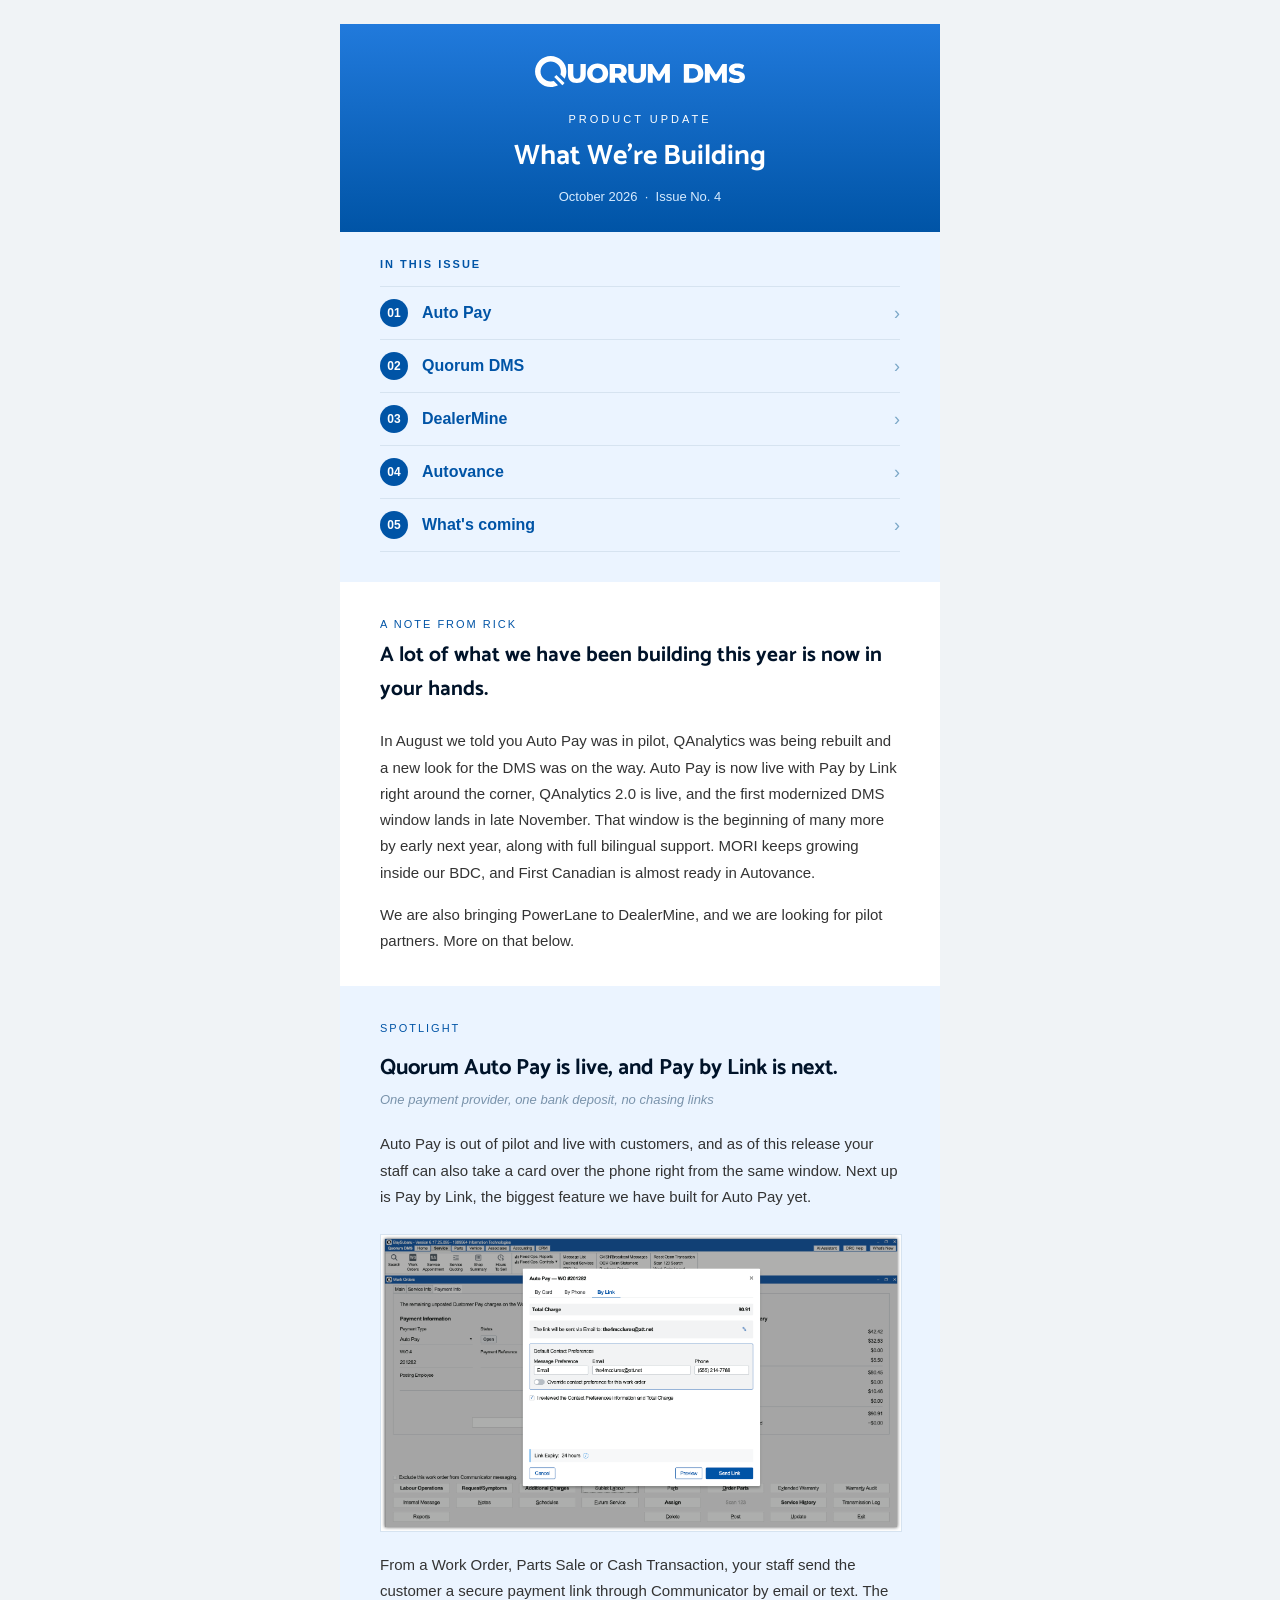
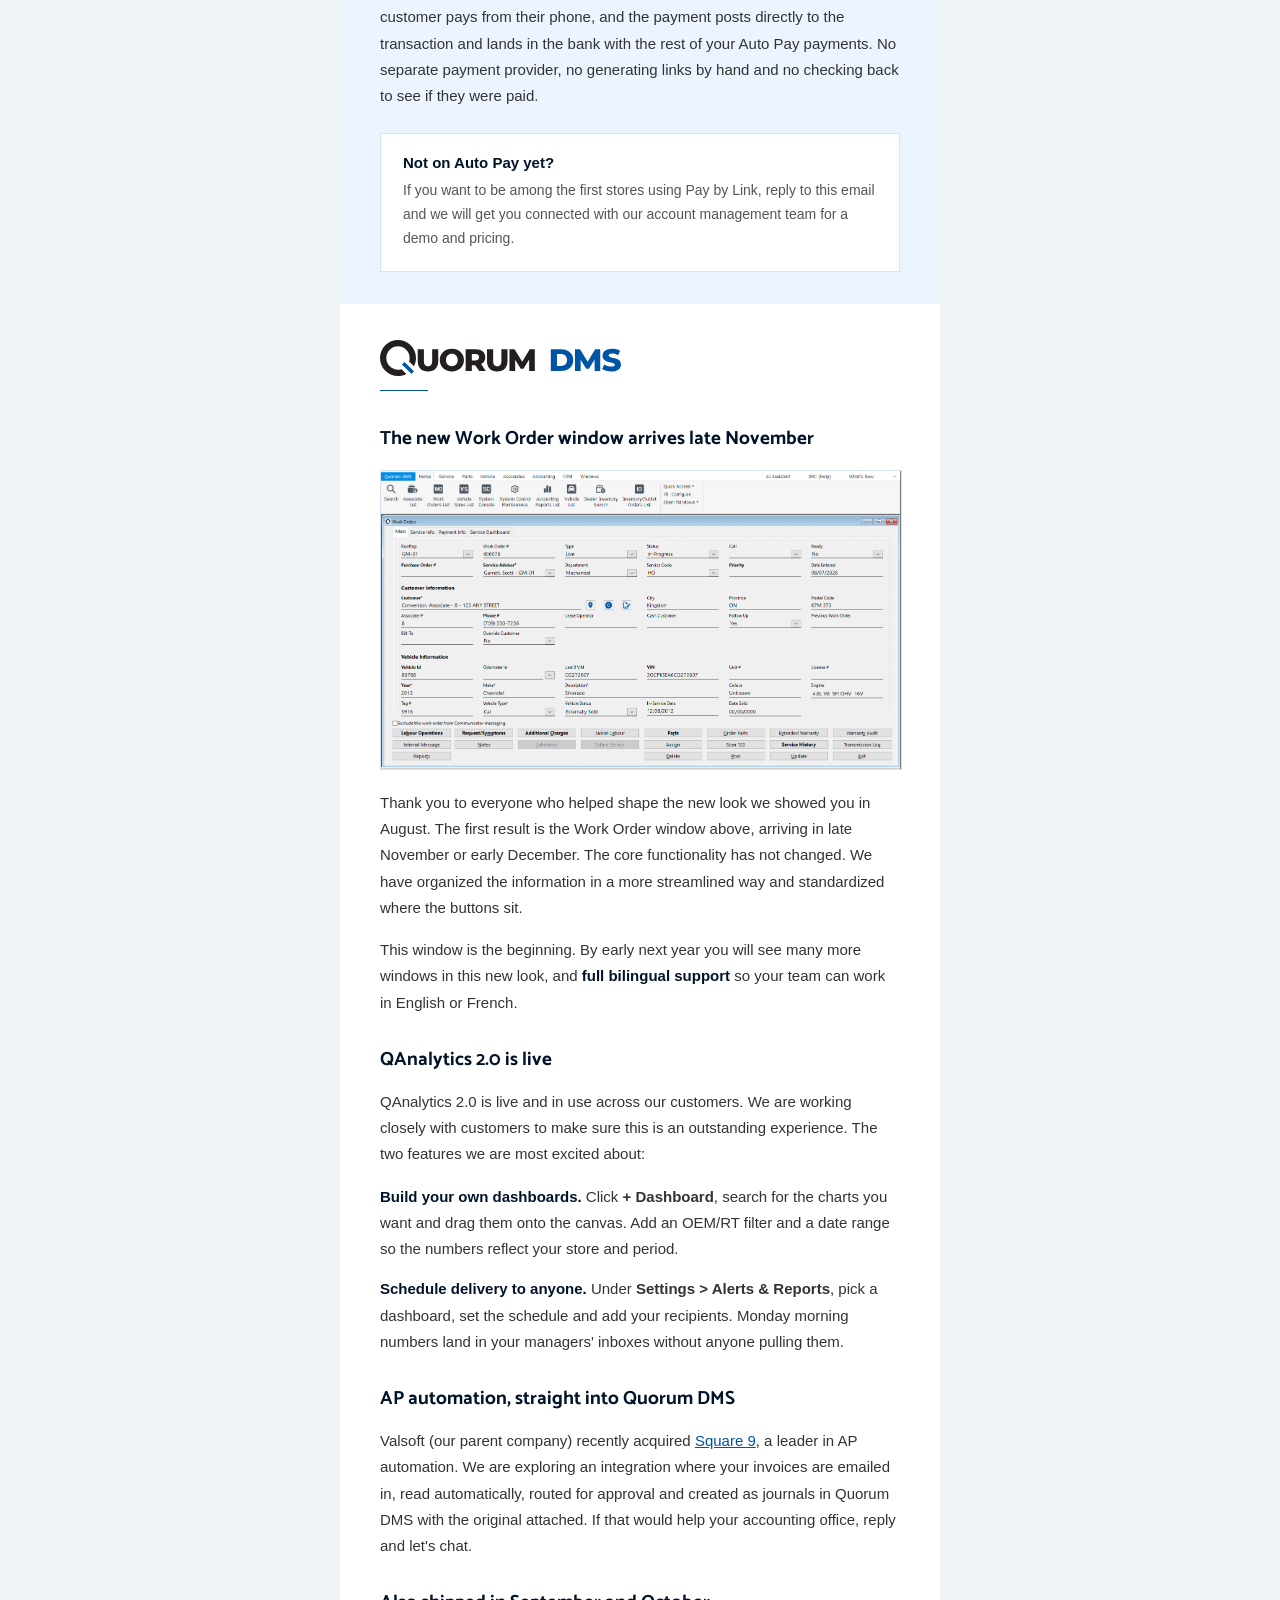
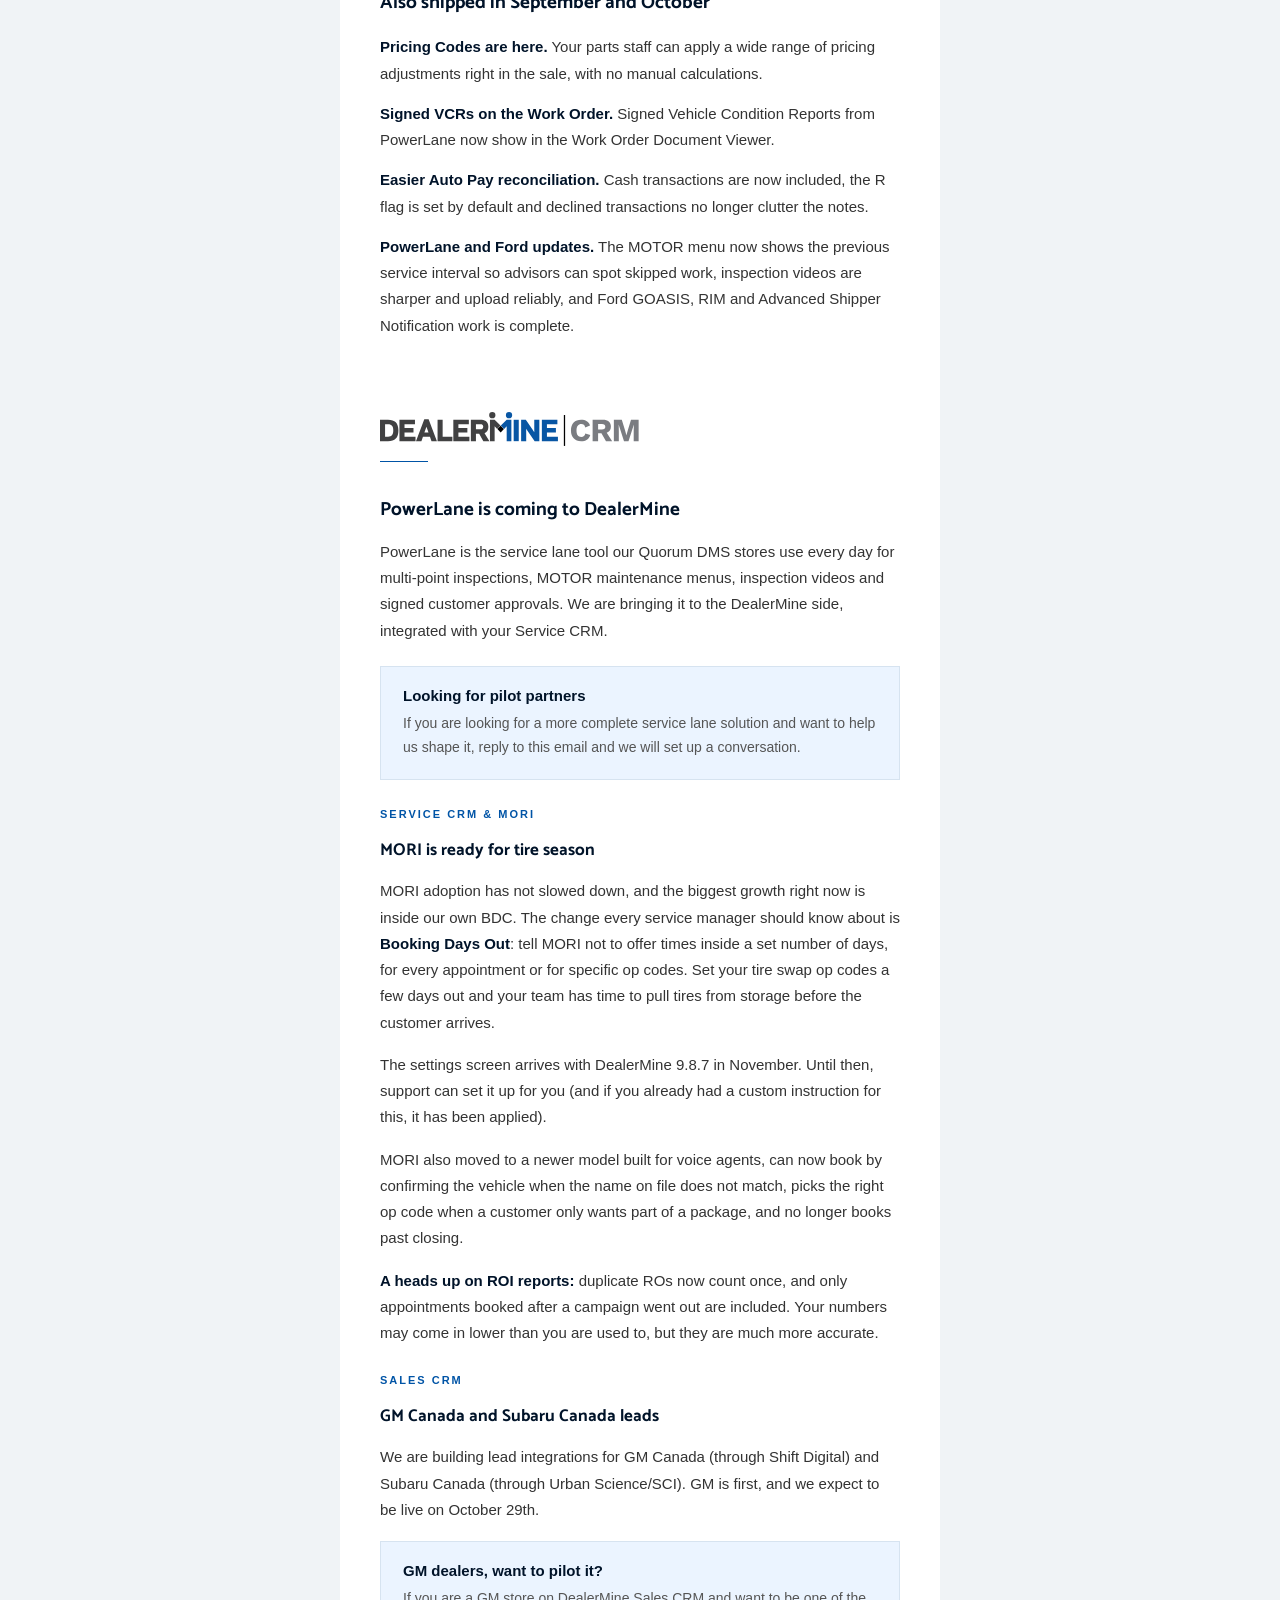
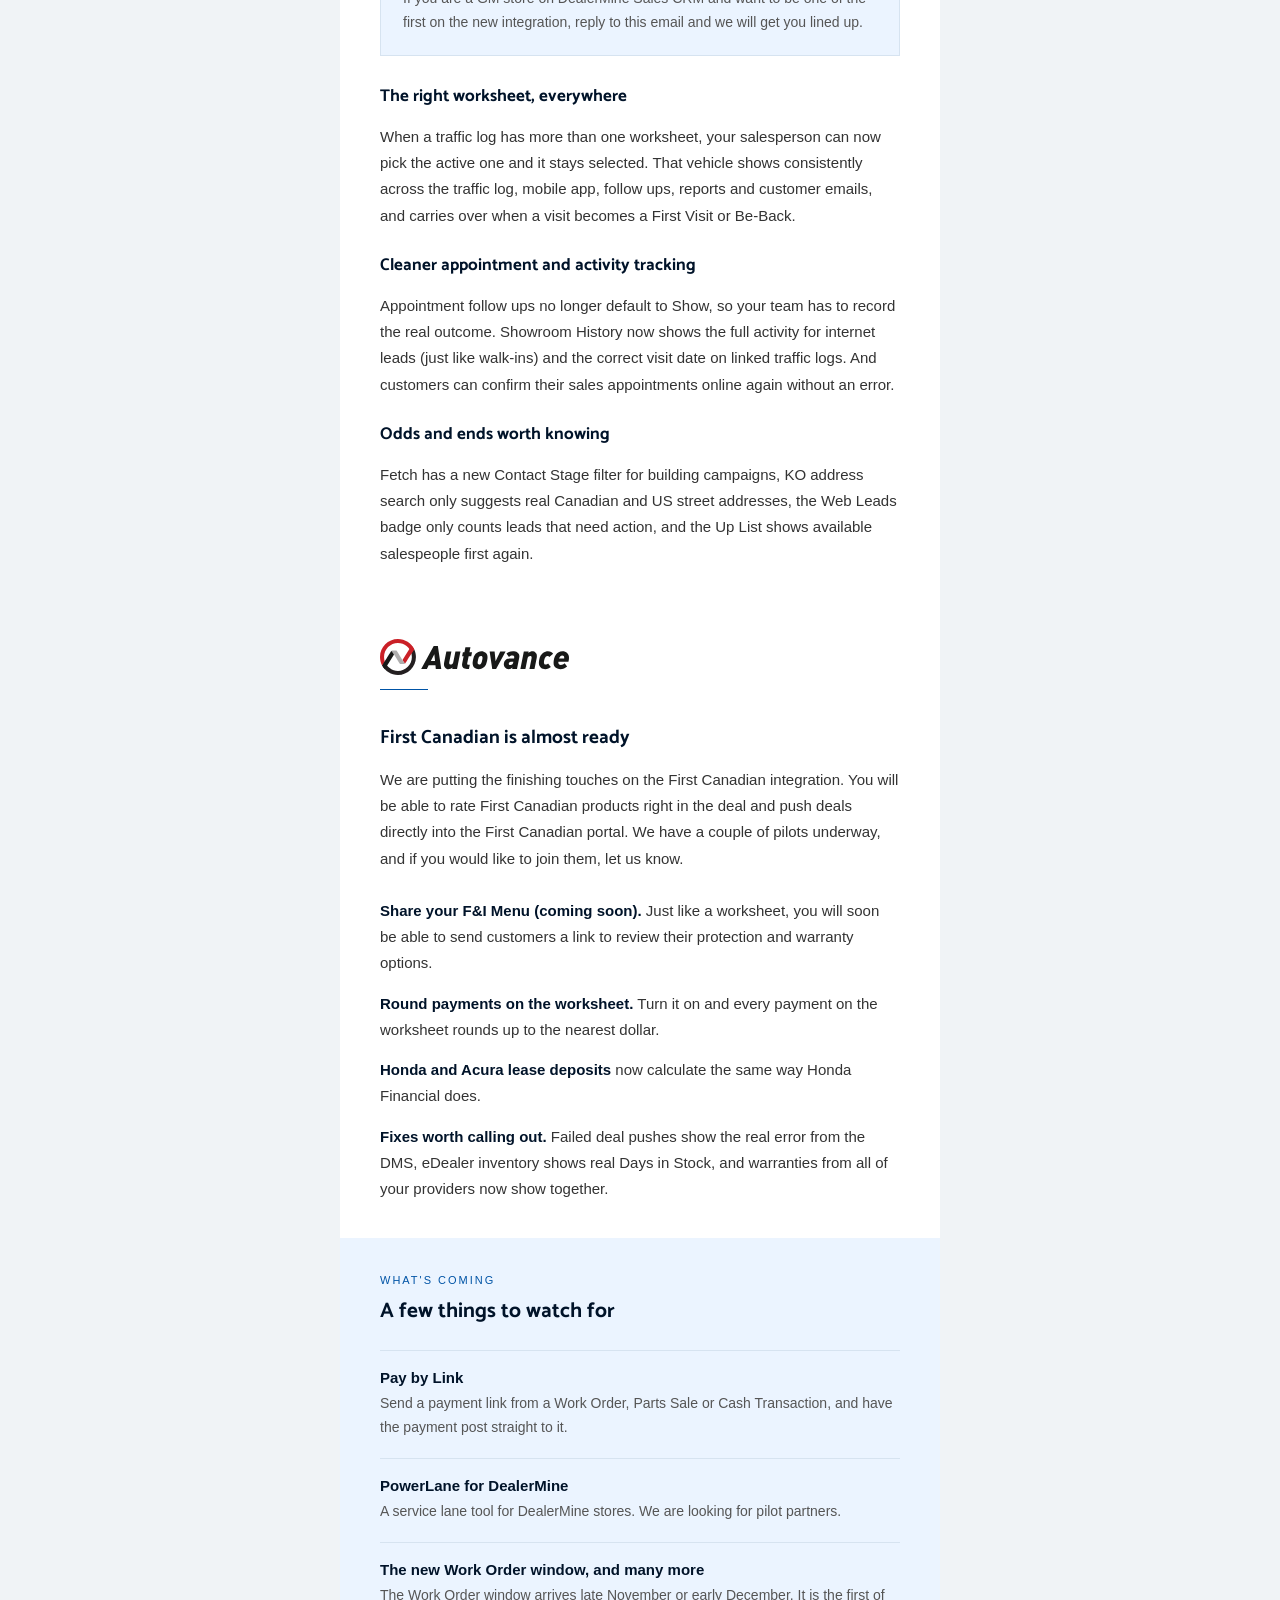
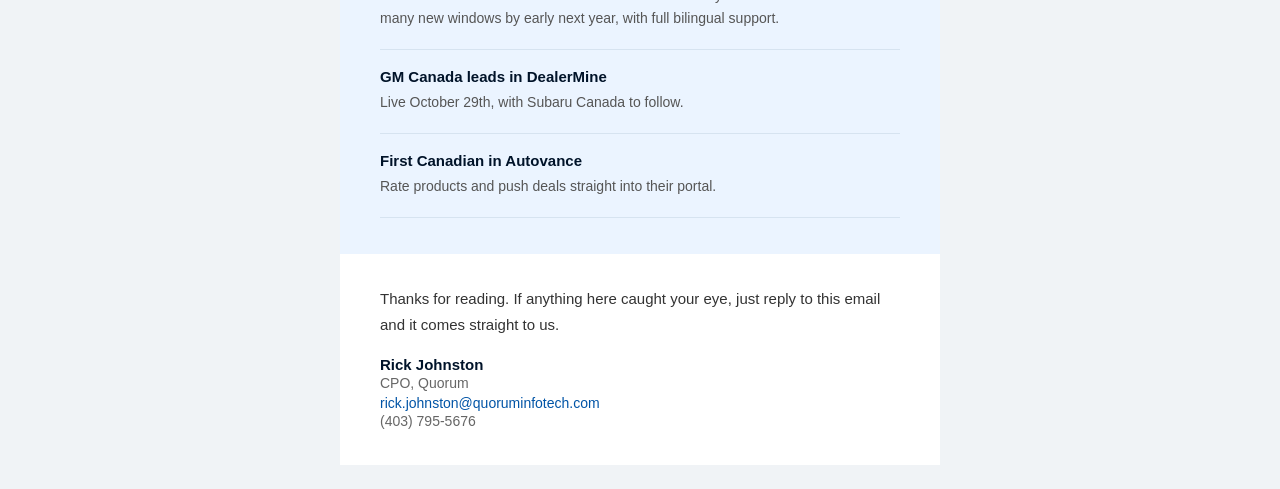
<file: newsletter-october-2026.html>
<!DOCTYPE html>
<html lang="en">
<head>
<meta charset="UTF-8">
<meta name="viewport" content="width=device-width, initial-scale=1.0">
<meta http-equiv="X-UA-Compatible" content="IE=edge">
<title>What We're Building | October 2026 | Quorum DMS</title>
<link rel="icon" type="image/png" href="content/branding/faviconV2.png">
<link rel="preconnect" href="https://fonts.googleapis.com">
<link rel="preconnect" href="https://fonts.gstatic.com" crossorigin>
<link href="https://fonts.googleapis.com/css2?family=Catamaran:wght@600;700;800&display=swap" rel="stylesheet">
<link rel="stylesheet" href="print.css" media="print">
<style>
  h1, h2, h3 { font-family: Catamaran, Arial, Helvetica, sans-serif !important; font-weight: 700; }
</style>
</head>
<body style="margin:0;padding:0;background-color:#edf0f4;font-family:Arial,Helvetica,sans-serif;">

<table role="presentation" width="100%" cellspacing="0" cellpadding="0" border="0" style="background-color:#edf0f4;">
<tr>
<td align="center" style="padding:24px 12px;">

  <table id="newsletter-table" role="presentation" width="600" cellspacing="0" cellpadding="0" border="0" style="max-width:600px;width:100%;background-color:#ffffff;">

    <tbody id="fixed-top">

    <!-- ======================================== -->
    <!-- HEADER                                   -->
    <!-- ======================================== -->
    <tr>
      <td id="header-brand" style="background-color:#0054A6;background-image:linear-gradient(180deg,#217ADC 0%,#0054A6 100%);padding:32px 40px 28px;text-align:center;">
        <img id="header-logo" src="content/branding/logo-quorum-dms-white-01.svg" alt="Quorum DMS" width="210" style="display:inline-block;margin:0 0 22px;">
        <p style="margin:0 0 4px;color:#ffffff;font-size:11px;letter-spacing:3px;text-transform:uppercase;font-family:Arial,Helvetica,sans-serif;">PRODUCT UPDATE</p>
        <h1 style="margin:8px 0 0;color:#ffffff;font-size:28px;font-weight:700;font-family:Catamaran,Arial,Helvetica,sans-serif;">What We're Building</h1>
        <p id="header-subtitle" style="margin:10px 0 0;color:#d6ebff;font-size:13px;font-family:Arial,Helvetica,sans-serif;">October 2026 &nbsp;·&nbsp; Issue No. 4</p>
      </td>
    </tr>

    <!-- ======================================== -->
    <!-- TABLE OF CONTENTS                        -->
    <!-- ======================================== -->
    <tr class="toc-row">
      <td style="padding:24px 40px 30px;background-color:#f3f6fa;">
        <p style="margin:0 0 14px;font-family:Arial,Helvetica,sans-serif;font-size:11px;line-height:16px;font-weight:bold;letter-spacing:2px;text-transform:uppercase;color:#1769aa;">In this issue</p>
        <table id="toc-list" role="presentation" width="100%" cellspacing="0" cellpadding="0" border="0" style="width:100%;border-top:1px solid #d8e1eb;">
          <tr>
            <td width="42" valign="middle" style="padding:12px 0;border-bottom:1px solid #d8e1eb;">
              <a href="#autopay" style="text-decoration:none;"><span style="display:inline-block;width:28px;height:28px;font-family:Arial,Helvetica,sans-serif;font-size:12px;font-weight:bold;line-height:28px;text-align:center;color:#ffffff;background-color:#1e3b5c;border-radius:14px;">01</span></a>
            </td>
            <td valign="middle" style="padding:12px 8px 12px 0;border-bottom:1px solid #d8e1eb;">
              <a href="#autopay" style="font-family:Arial,Helvetica,sans-serif;font-size:16px;line-height:22px;font-weight:bold;color:#1769aa;text-decoration:none;">Auto Pay</a>
            </td>
            <td width="24" align="right" valign="middle" style="padding:12px 0;border-bottom:1px solid #d8e1eb;">
              <a href="#autopay" style="font-family:Arial,Helvetica,sans-serif;font-size:18px;line-height:22px;color:#7ba7c7;text-decoration:none;">&#8250;</a>
            </td>
          </tr>
          <tr>
            <td width="42" valign="middle" style="padding:12px 0;border-bottom:1px solid #d8e1eb;">
              <a href="#dms" style="text-decoration:none;"><span style="display:inline-block;width:28px;height:28px;font-family:Arial,Helvetica,sans-serif;font-size:12px;font-weight:bold;line-height:28px;text-align:center;color:#ffffff;background-color:#1e3b5c;border-radius:14px;">02</span></a>
            </td>
            <td valign="middle" style="padding:12px 8px 12px 0;border-bottom:1px solid #d8e1eb;">
              <a href="#dms" style="font-family:Arial,Helvetica,sans-serif;font-size:16px;line-height:22px;font-weight:bold;color:#1769aa;text-decoration:none;">Quorum DMS</a>
            </td>
            <td width="24" align="right" valign="middle" style="padding:12px 0;border-bottom:1px solid #d8e1eb;">
              <a href="#dms" style="font-family:Arial,Helvetica,sans-serif;font-size:18px;line-height:22px;color:#7ba7c7;text-decoration:none;">&#8250;</a>
            </td>
          </tr>
          <tr>
            <td width="42" valign="middle" style="padding:12px 0;border-bottom:1px solid #d8e1eb;">
              <a href="#dealermine" style="text-decoration:none;"><span style="display:inline-block;width:28px;height:28px;font-family:Arial,Helvetica,sans-serif;font-size:12px;font-weight:bold;line-height:28px;text-align:center;color:#ffffff;background-color:#1e3b5c;border-radius:14px;">03</span></a>
            </td>
            <td valign="middle" style="padding:12px 8px 12px 0;border-bottom:1px solid #d8e1eb;">
              <a href="#dealermine" style="font-family:Arial,Helvetica,sans-serif;font-size:16px;line-height:22px;font-weight:bold;color:#1769aa;text-decoration:none;">DealerMine</a>
            </td>
            <td width="24" align="right" valign="middle" style="padding:12px 0;border-bottom:1px solid #d8e1eb;">
              <a href="#dealermine" style="font-family:Arial,Helvetica,sans-serif;font-size:18px;line-height:22px;color:#7ba7c7;text-decoration:none;">&#8250;</a>
            </td>
          </tr>
          <tr>
            <td width="42" valign="middle" style="padding:12px 0;border-bottom:1px solid #d8e1eb;">
              <a href="#autovance" style="text-decoration:none;"><span style="display:inline-block;width:28px;height:28px;font-family:Arial,Helvetica,sans-serif;font-size:12px;font-weight:bold;line-height:28px;text-align:center;color:#ffffff;background-color:#1e3b5c;border-radius:14px;">04</span></a>
            </td>
            <td valign="middle" style="padding:12px 8px 12px 0;border-bottom:1px solid #d8e1eb;">
              <a href="#autovance" style="font-family:Arial,Helvetica,sans-serif;font-size:16px;line-height:22px;font-weight:bold;color:#1769aa;text-decoration:none;">Autovance</a>
            </td>
            <td width="24" align="right" valign="middle" style="padding:12px 0;border-bottom:1px solid #d8e1eb;">
              <a href="#autovance" style="font-family:Arial,Helvetica,sans-serif;font-size:18px;line-height:22px;color:#7ba7c7;text-decoration:none;">&#8250;</a>
            </td>
          </tr>
          <tr>
            <td width="42" valign="middle" style="padding:12px 0;border-bottom:1px solid #d8e1eb;">
              <a href="#whats-coming" style="text-decoration:none;"><span style="display:inline-block;width:28px;height:28px;font-family:Arial,Helvetica,sans-serif;font-size:12px;font-weight:bold;line-height:28px;text-align:center;color:#ffffff;background-color:#1e3b5c;border-radius:14px;">05</span></a>
            </td>
            <td valign="middle" style="padding:12px 8px 12px 0;border-bottom:1px solid #d8e1eb;">
              <a href="#whats-coming" style="font-family:Arial,Helvetica,sans-serif;font-size:16px;line-height:22px;font-weight:bold;color:#1769aa;text-decoration:none;">What's coming</a>
            </td>
            <td width="24" align="right" valign="middle" style="padding:12px 0;border-bottom:1px solid #d8e1eb;">
              <a href="#whats-coming" style="font-family:Arial,Helvetica,sans-serif;font-size:18px;line-height:22px;color:#7ba7c7;text-decoration:none;">&#8250;</a>
            </td>
          </tr>
        </table>
      </td>
    </tr>

    <!-- ======================================== -->
    <!-- OPENING - FROM RICK                      -->
    <!-- ======================================== -->
    <tr>
      <td style="padding:36px 40px 32px;">
        <p style="margin:0 0 8px;font-size:11px;letter-spacing:2px;text-transform:uppercase;color:#2c6fad;font-family:Arial,Helvetica,sans-serif;">A NOTE FROM RICK</p>
        <h2 style="margin:0 0 22px;font-size:21px;color:#1c3556;font-family:Arial,Helvetica,sans-serif;font-weight:700;">A lot of what we have been building this year is now in your hands.</h2>
        <p style="margin:0 0 16px;font-size:15px;line-height:1.75;color:#333333;font-family:Arial,Helvetica,sans-serif;">
          In August we told you Auto Pay was in pilot, QAnalytics was being rebuilt and a new look for the DMS was on the way. Auto Pay is now live with Pay by Link right around the corner, QAnalytics 2.0 is live, and the first modernized DMS window lands in late November. That window is the beginning of many more by early next year, along with full bilingual support. MORI keeps growing inside our BDC, and First Canadian is almost ready in Autovance.
        </p>
        <p style="margin:0 0 0;font-size:15px;line-height:1.75;color:#333333;font-family:Arial,Helvetica,sans-serif;">
          We are also bringing PowerLane to DealerMine, and we are looking for pilot partners. More on that below.
        </p>
      </td>
    </tr>

    </tbody>

    <!-- ======================================== -->
    <!-- AUTO PAY SPOTLIGHT                       -->
    <!-- ======================================== -->
    <tbody id="section-autopay">

    <tr>
      <td id="autopay" style="padding:36px 40px 32px;background-color:#f5f8fb;">
        <a name="autopay"></a>
        <p style="margin:0 0 16px;font-size:11px;letter-spacing:2px;text-transform:uppercase;color:#2c6fad;font-family:Arial,Helvetica,sans-serif;">SPOTLIGHT</p>
        <h2 style="margin:0 0 6px;font-size:22px;color:#1c3556;font-family:Arial,Helvetica,sans-serif;font-weight:700;">Quorum Auto Pay is live, and Pay by Link is next.</h2>
        <p style="margin:0 0 24px;font-size:13px;color:#5a8fb0;font-family:Arial,Helvetica,sans-serif;font-style:italic;">One payment provider, one bank deposit, no chasing links</p>
        <p style="margin:0 0 24px;font-size:15px;line-height:1.75;color:#333333;font-family:Arial,Helvetica,sans-serif;">
          Auto Pay is out of pilot and live with customers, and as of this release your staff can also take a card over the phone right from the same window. Next up is Pay by Link, the biggest feature we have built for Auto Pay yet.
        </p>
        <img src="content/newsletter-content/october-2026/pay-by-link.png" alt="Quorum Auto Pay, Pay by Link on a Work Order" width="520" style="display:block;max-width:100%;height:auto;margin-bottom:20px;border:1px solid #e4e9ee;">
        <p style="margin:0 0 24px;font-size:15px;line-height:1.75;color:#333333;font-family:Arial,Helvetica,sans-serif;">
          From a Work Order, Parts Sale or Cash Transaction, your staff send the customer a secure payment link through Communicator by email or text. The customer pays from their phone, and the payment posts directly to the transaction and lands in the bank with the rest of your Auto Pay payments. No separate payment provider, no generating links by hand and no checking back to see if they were paid.
        </p>
        <table width="100%" cellpadding="0" cellspacing="0" border="0" style="margin:0;">
          <tr>
            <td style="padding:20px 22px;background-color:#ffffff;border:1px solid #d8e4ee;">
              <p style="margin:0 0 8px;font-size:15px;font-weight:700;color:#1c3556;font-family:Arial,Helvetica,sans-serif;">Not on Auto Pay yet?</p>
              <p style="margin:0;font-size:14px;line-height:1.7;color:#555555;font-family:Arial,Helvetica,sans-serif;">If you want to be among the first stores using Pay by Link, reply to this email and we will get you connected with our account management team for a demo and pricing.</p>
            </td>
          </tr>
        </table>
      </td>
    </tr>

    </tbody>

    <!-- ======================================== -->
    <!-- QUORUM DMS SECTION                       -->
    <!-- ======================================== -->
    <tbody id="section-qdms">

    <tr>
      <td id="dms" style="padding:36px 40px 8px;">
        <a name="dms"></a>
        <img src="content/branding/logo-quorum-dms-color-01.svg" alt="Quorum DMS" height="36" style="display:block;max-width:260px;">
        <table role="presentation" cellspacing="0" cellpadding="0" border="0" style="margin:14px 0 0;">
          <tr>
            <td width="48" height="1" bgcolor="#2c6fad" style="width:48px;height:1px;font-size:0;line-height:0;background-color:#2c6fad;">&nbsp;</td>
          </tr>
        </table>
      </td>
    </tr>

    <tr>
      <td style="padding:24px 40px 28px;">
        <h3 style="margin:0 0 16px;font-size:19px;color:#1c3556;font-family:Arial,Helvetica,sans-serif;font-weight:700;">The new Work Order window arrives late November</h3>
        <img src="content/newsletter-content/october-2026/work-order-window.png" alt="The modernized Quorum DMS Work Order window" width="520" style="display:block;max-width:100%;height:auto;margin-bottom:20px;border:1px solid #e4e9ee;">
        <p style="margin:0 0 16px;font-size:15px;line-height:1.75;color:#333333;font-family:Arial,Helvetica,sans-serif;">
          Thank you to everyone who helped shape the new look we showed you in August. The first result is the Work Order window above, arriving in late November or early December. The core functionality has not changed. We have organized the information in a more streamlined way and standardized where the buttons sit.
        </p>
        <p style="margin:0 0 0;font-size:15px;line-height:1.75;color:#333333;font-family:Arial,Helvetica,sans-serif;">
          This window is the beginning. By early next year you will see many more windows in this new look, and <strong style="color:#1c3556;">full bilingual support</strong> so your team can work in English or French.
        </p>
      </td>
    </tr>

    <tr>
      <td style="padding:0 40px 28px;">
        <h3 style="margin:0 0 14px;font-size:19px;color:#1c3556;font-family:Arial,Helvetica,sans-serif;font-weight:700;">QAnalytics 2.0 is live</h3>
        <p style="margin:0 0 16px;font-size:15px;line-height:1.75;color:#333333;font-family:Arial,Helvetica,sans-serif;">
          QAnalytics 2.0 is live and in use across our customers. We are working closely with customers to make sure this is an outstanding experience. The two features we are most excited about:
        </p>
        <p style="margin:0 0 14px;font-size:15px;line-height:1.75;color:#333333;font-family:Arial,Helvetica,sans-serif;">
          <strong style="color:#1c3556;">Build your own dashboards.</strong> Click <strong>+ Dashboard</strong>, search for the charts you want and drag them onto the canvas. Add an OEM/RT filter and a date range so the numbers reflect your store and period.
        </p>
        <p style="margin:0 0 0;font-size:15px;line-height:1.75;color:#333333;font-family:Arial,Helvetica,sans-serif;">
          <strong style="color:#1c3556;">Schedule delivery to anyone.</strong> Under <strong>Settings &gt; Alerts &amp; Reports</strong>, pick a dashboard, set the schedule and add your recipients. Monday morning numbers land in your managers' inboxes without anyone pulling them.
        </p>
      </td>
    </tr>

    <tr>
      <td style="padding:0 40px 28px;">
        <h3 style="margin:0 0 14px;font-size:19px;color:#1c3556;font-family:Arial,Helvetica,sans-serif;font-weight:700;">AP automation, straight into Quorum DMS</h3>
        <p style="margin:0 0 0;font-size:15px;line-height:1.75;color:#333333;font-family:Arial,Helvetica,sans-serif;">
          Valsoft (our parent company) recently acquired <a href="https://www.square-9.com/" style="color:#2c6fad;">Square 9</a>, a leader in AP automation. We are exploring an integration where your invoices are emailed in, read automatically, routed for approval and created as journals in Quorum DMS with the original attached. If that would help your accounting office, reply and let's chat.
        </p>
      </td>
    </tr>

    <tr>
      <td style="padding:0 40px 36px;">
        <h3 style="margin:0 0 16px;font-size:19px;color:#1c3556;font-family:Arial,Helvetica,sans-serif;font-weight:700;">Also shipped in September and October</h3>
        <p style="margin:0 0 14px;font-size:15px;line-height:1.75;color:#333333;font-family:Arial,Helvetica,sans-serif;">
          <strong style="color:#1c3556;">Pricing Codes are here.</strong> Your parts staff can apply a wide range of pricing adjustments right in the sale, with no manual calculations.
        </p>
        <p style="margin:0 0 14px;font-size:15px;line-height:1.75;color:#333333;font-family:Arial,Helvetica,sans-serif;">
          <strong style="color:#1c3556;">Signed VCRs on the Work Order.</strong> Signed Vehicle Condition Reports from PowerLane now show in the Work Order Document Viewer.
        </p>
        <p style="margin:0 0 14px;font-size:15px;line-height:1.75;color:#333333;font-family:Arial,Helvetica,sans-serif;">
          <strong style="color:#1c3556;">Easier Auto Pay reconciliation.</strong> Cash transactions are now included, the R flag is set by default and declined transactions no longer clutter the notes.
        </p>
        <p style="margin:0 0 0;font-size:15px;line-height:1.75;color:#333333;font-family:Arial,Helvetica,sans-serif;">
          <strong style="color:#1c3556;">PowerLane and Ford updates.</strong> The MOTOR menu now shows the previous service interval so advisors can spot skipped work, inspection videos are sharper and upload reliably, and Ford GOASIS, RIM and Advanced Shipper Notification work is complete.
        </p>
      </td>
    </tr>

    </tbody>

    <!-- ======================================== -->
    <!-- DEALERMINE SECTION                       -->
    <!-- ======================================== -->
    <tbody id="section-dealermine">

    <tr>
      <td id="dealermine" style="padding:36px 40px 8px;">
        <a name="dealermine"></a>
        <img src="content/branding/dm-logo-blue-newclass.svg" alt="DealerMine CRM" height="36" style="display:block;max-width:260px;">
        <table role="presentation" cellspacing="0" cellpadding="0" border="0" style="margin:14px 0 0;">
          <tr>
            <td width="48" height="1" bgcolor="#2c6fad" style="width:48px;height:1px;font-size:0;line-height:0;background-color:#2c6fad;">&nbsp;</td>
          </tr>
        </table>
      </td>
    </tr>

    <tr>
      <td style="padding:24px 40px 28px;">
        <h3 style="margin:0 0 14px;font-size:19px;color:#1c3556;font-family:Arial,Helvetica,sans-serif;font-weight:700;">PowerLane is coming to DealerMine</h3>
        <p style="margin:0 0 22px;font-size:15px;line-height:1.75;color:#333333;font-family:Arial,Helvetica,sans-serif;">
          PowerLane is the service lane tool our Quorum DMS stores use every day for multi-point inspections, MOTOR maintenance menus, inspection videos and signed customer approvals. We are bringing it to the DealerMine side, integrated with your Service CRM.
        </p>
        <table width="100%" cellpadding="0" cellspacing="0" border="0" style="margin:0;">
          <tr>
            <td style="padding:20px 22px;background-color:#f5f8fb;border:1px solid #d8e4ee;">
              <p style="margin:0 0 8px;font-size:15px;font-weight:700;color:#1c3556;font-family:Arial,Helvetica,sans-serif;">Looking for pilot partners</p>
              <p style="margin:0;font-size:14px;line-height:1.7;color:#555555;font-family:Arial,Helvetica,sans-serif;">If you are looking for a more complete service lane solution and want to help us shape it, reply to this email and we will set up a conversation.</p>
            </td>
          </tr>
        </table>
      </td>
    </tr>

    <tr>
      <td style="padding:0 40px 28px;">
        <p style="margin:0 0 16px;font-size:11px;letter-spacing:2px;text-transform:uppercase;color:#2c6fad;font-weight:700;font-family:Arial,Helvetica,sans-serif;">Service CRM &amp; MORI</p>
        <h3 style="margin:0 0 14px;font-size:17px;color:#1c3556;font-family:Arial,Helvetica,sans-serif;font-weight:700;">MORI is ready for tire season</h3>
        <p style="margin:0 0 16px;font-size:15px;line-height:1.75;color:#333333;font-family:Arial,Helvetica,sans-serif;">
          MORI adoption has not slowed down, and the biggest growth right now is inside our own BDC. The change every service manager should know about is <strong style="color:#1c3556;">Booking Days Out</strong>: tell MORI not to offer times inside a set number of days, for every appointment or for specific op codes. Set your tire swap op codes a few days out and your team has time to pull tires from storage before the customer arrives.
        </p>
        <p style="margin:0 0 16px;font-size:15px;line-height:1.75;color:#333333;font-family:Arial,Helvetica,sans-serif;">
          The settings screen arrives with DealerMine 9.8.7 in November. Until then, support can set it up for you (and if you already had a custom instruction for this, it has been applied).
        </p>
        <p style="margin:0 0 16px;font-size:15px;line-height:1.75;color:#333333;font-family:Arial,Helvetica,sans-serif;">
          MORI also moved to a newer model built for voice agents, can now book by confirming the vehicle when the name on file does not match, picks the right op code when a customer only wants part of a package, and no longer books past closing.
        </p>
        <p style="margin:0 0 0;font-size:15px;line-height:1.75;color:#333333;font-family:Arial,Helvetica,sans-serif;">
          <strong style="color:#1c3556;">A heads up on ROI reports:</strong> duplicate ROs now count once, and only appointments booked after a campaign went out are included. Your numbers may come in lower than you are used to, but they are much more accurate.
        </p>
      </td>
    </tr>

    <tr>
      <td style="padding:0 40px 36px;">
        <p style="margin:0 0 16px;font-size:11px;letter-spacing:2px;text-transform:uppercase;color:#2c6fad;font-weight:700;font-family:Arial,Helvetica,sans-serif;">Sales CRM</p>
        <h3 style="margin:0 0 14px;font-size:17px;color:#1c3556;font-family:Arial,Helvetica,sans-serif;font-weight:700;">GM Canada and Subaru Canada leads</h3>
        <p style="margin:0 0 18px;font-size:15px;line-height:1.75;color:#333333;font-family:Arial,Helvetica,sans-serif;">
          We are building lead integrations for GM Canada (through Shift Digital) and Subaru Canada (through Urban Science/SCI). GM is first, and we expect to be live on October 29th.
        </p>
        <table width="100%" cellpadding="0" cellspacing="0" border="0" style="margin:0 0 26px;">
          <tr>
            <td style="padding:20px 22px;background-color:#f5f8fb;border:1px solid #d8e4ee;">
              <p style="margin:0 0 8px;font-size:15px;font-weight:700;color:#1c3556;font-family:Arial,Helvetica,sans-serif;">GM dealers, want to pilot it?</p>
              <p style="margin:0;font-size:14px;line-height:1.7;color:#555555;font-family:Arial,Helvetica,sans-serif;">If you are a GM store on DealerMine Sales CRM and want to be one of the first on the new integration, reply to this email and we will get you lined up.</p>
            </td>
          </tr>
        </table>
        <h3 style="margin:0 0 14px;font-size:17px;color:#1c3556;font-family:Arial,Helvetica,sans-serif;font-weight:700;">The right worksheet, everywhere</h3>
        <p style="margin:0 0 22px;font-size:15px;line-height:1.75;color:#333333;font-family:Arial,Helvetica,sans-serif;">
          When a traffic log has more than one worksheet, your salesperson can now pick the active one and it stays selected. That vehicle shows consistently across the traffic log, mobile app, follow ups, reports and customer emails, and carries over when a visit becomes a First Visit or Be-Back.
        </p>
        <h3 style="margin:0 0 14px;font-size:17px;color:#1c3556;font-family:Arial,Helvetica,sans-serif;font-weight:700;">Cleaner appointment and activity tracking</h3>
        <p style="margin:0 0 22px;font-size:15px;line-height:1.75;color:#333333;font-family:Arial,Helvetica,sans-serif;">
          Appointment follow ups no longer default to Show, so your team has to record the real outcome. Showroom History now shows the full activity for internet leads (just like walk-ins) and the correct visit date on linked traffic logs. And customers can confirm their sales appointments online again without an error.
        </p>
        <h3 style="margin:0 0 14px;font-size:17px;color:#1c3556;font-family:Arial,Helvetica,sans-serif;font-weight:700;">Odds and ends worth knowing</h3>
        <p style="margin:0 0 0;font-size:15px;line-height:1.75;color:#333333;font-family:Arial,Helvetica,sans-serif;">
          Fetch has a new Contact Stage filter for building campaigns, KO address search only suggests real Canadian and US street addresses, the Web Leads badge only counts leads that need action, and the Up List shows available salespeople first again.
        </p>
      </td>
    </tr>

    </tbody>

    <!-- ======================================== -->
    <!-- AUTOVANCE SECTION                        -->
    <!-- ======================================== -->
    <tbody id="section-autovance">

    <tr>
      <td id="autovance" style="padding:36px 40px 8px;">
        <a name="autovance"></a>
        <img src="content/branding/AV-logo-s-i-new-01.svg" alt="Autovance" height="36" style="display:block;max-width:200px;">
        <table role="presentation" cellspacing="0" cellpadding="0" border="0" style="margin:14px 0 0;">
          <tr>
            <td width="48" height="1" bgcolor="#2c6fad" style="width:48px;height:1px;font-size:0;line-height:0;background-color:#2c6fad;">&nbsp;</td>
          </tr>
        </table>
      </td>
    </tr>

    <tr>
      <td style="padding:24px 40px 36px;">
        <h3 style="margin:0 0 14px;font-size:19px;color:#1c3556;font-family:Arial,Helvetica,sans-serif;font-weight:700;">First Canadian is almost ready</h3>
        <p style="margin:0 0 26px;font-size:15px;line-height:1.75;color:#333333;font-family:Arial,Helvetica,sans-serif;">
          We are putting the finishing touches on the First Canadian integration. You will be able to rate First Canadian products right in the deal and push deals directly into the First Canadian portal. We have a couple of pilots underway, and if you would like to join them, let us know.
        </p>
        <p style="margin:0 0 14px;font-size:15px;line-height:1.75;color:#333333;font-family:Arial,Helvetica,sans-serif;">
          <strong style="color:#1c3556;">Share your F&amp;I Menu (coming soon).</strong> Just like a worksheet, you will soon be able to send customers a link to review their protection and warranty options.
        </p>
        <p style="margin:0 0 14px;font-size:15px;line-height:1.75;color:#333333;font-family:Arial,Helvetica,sans-serif;">
          <strong style="color:#1c3556;">Round payments on the worksheet.</strong> Turn it on and every payment on the worksheet rounds up to the nearest dollar.
        </p>
        <p style="margin:0 0 14px;font-size:15px;line-height:1.75;color:#333333;font-family:Arial,Helvetica,sans-serif;">
          <strong style="color:#1c3556;">Honda and Acura lease deposits</strong> now calculate the same way Honda Financial does.
        </p>
        <p style="margin:0 0 0;font-size:15px;line-height:1.75;color:#333333;font-family:Arial,Helvetica,sans-serif;">
          <strong style="color:#1c3556;">Fixes worth calling out.</strong> Failed deal pushes show the real error from the DMS, eDealer inventory shows real Days in Stock, and warranties from all of your providers now show together.
        </p>
      </td>
    </tr>

    </tbody>

    <!-- ======================================== -->
    <!-- WHAT'S COMING + CLOSING                  -->
    <!-- ======================================== -->
    <tbody id="fixed-bottom">

    <tr>
      <td id="whats-coming" style="padding:36px 40px 36px;background-color:#f5f8fb;">
        <a name="whats-coming"></a>
        <p style="margin:0 0 8px;font-size:11px;letter-spacing:2px;text-transform:uppercase;color:#2c6fad;font-family:Arial,Helvetica,sans-serif;">WHAT'S COMING</p>
        <h2 style="margin:0 0 22px;font-size:21px;color:#1c3556;font-family:Arial,Helvetica,sans-serif;font-weight:700;">A few things to watch for</h2>
        <table width="100%" cellpadding="0" cellspacing="0" border="0">
          <tr>
            <td style="padding:18px 0;border-top:1px solid #d8e4ee;">
              <p style="margin:0 0 6px;font-size:15px;font-weight:700;color:#1c3556;font-family:Arial,Helvetica,sans-serif;">Pay by Link</p>
              <p style="margin:0;font-size:14px;line-height:1.7;color:#555555;font-family:Arial,Helvetica,sans-serif;">Send a payment link from a Work Order, Parts Sale or Cash Transaction, and have the payment post straight to it.</p>
            </td>
          </tr>
          <tr>
            <td style="padding:18px 0;border-top:1px solid #d8e4ee;">
              <p style="margin:0 0 6px;font-size:15px;font-weight:700;color:#1c3556;font-family:Arial,Helvetica,sans-serif;">PowerLane for DealerMine</p>
              <p style="margin:0;font-size:14px;line-height:1.7;color:#555555;font-family:Arial,Helvetica,sans-serif;">A service lane tool for DealerMine stores. We are looking for pilot partners.</p>
            </td>
          </tr>
          <tr>
            <td style="padding:18px 0;border-top:1px solid #d8e4ee;">
              <p style="margin:0 0 6px;font-size:15px;font-weight:700;color:#1c3556;font-family:Arial,Helvetica,sans-serif;">The new Work Order window, and many more</p>
              <p style="margin:0;font-size:14px;line-height:1.7;color:#555555;font-family:Arial,Helvetica,sans-serif;">The Work Order window arrives late November or early December. It is the first of many new windows by early next year, with full bilingual support.</p>
            </td>
          </tr>
          <tr>
            <td style="padding:18px 0;border-top:1px solid #d8e4ee;">
              <p style="margin:0 0 6px;font-size:15px;font-weight:700;color:#1c3556;font-family:Arial,Helvetica,sans-serif;">GM Canada leads in DealerMine</p>
              <p style="margin:0;font-size:14px;line-height:1.7;color:#555555;font-family:Arial,Helvetica,sans-serif;">Live October 29th, with Subaru Canada to follow.</p>
            </td>
          </tr>
          <tr>
            <td style="padding:18px 0;border-top:1px solid #d8e4ee;border-bottom:1px solid #d8e4ee;">
              <p style="margin:0 0 6px;font-size:15px;font-weight:700;color:#1c3556;font-family:Arial,Helvetica,sans-serif;">First Canadian in Autovance</p>
              <p style="margin:0;font-size:14px;line-height:1.7;color:#555555;font-family:Arial,Helvetica,sans-serif;">Rate products and push deals straight into their portal.</p>
            </td>
          </tr>
        </table>
      </td>
    </tr>

    <tr>
      <td style="padding:32px 40px 36px;">
        <p style="margin:0 0 18px;font-size:15px;line-height:1.75;color:#333333;font-family:Arial,Helvetica,sans-serif;">
          Thanks for reading. If anything here caught your eye, just reply to this email and it comes straight to us.
        </p>
        <p style="margin:0 0 2px;font-size:15px;font-weight:700;color:#1c3556;font-family:Arial,Helvetica,sans-serif;">Rick Johnston</p>
        <p style="margin:0 0 4px;font-size:14px;color:#666666;font-family:Arial,Helvetica,sans-serif;">CPO, Quorum</p>
        <p style="margin:0 0 2px;font-size:14px;color:#666666;font-family:Arial,Helvetica,sans-serif;"><a href="mailto:rick.johnston@quoruminfotech.com" style="color:#2c6fad;text-decoration:none;">rick.johnston@quoruminfotech.com</a></p>
        <p style="margin:0 0 0;font-size:14px;color:#666666;font-family:Arial,Helvetica,sans-serif;">(403) 795-5676</p>
      </td>
    </tr>

    </tbody>

  </table>

</td>
</tr>
</table>

<script>
(function () {
  var params = new URLSearchParams(location.search);
  var edition = (params.get('edition') || '').toUpperCase();
  if (edition === 'ACC') edition = 'ACA';

  var orders = {
    DM:   ['autopay', 'dealermine', 'autovance', 'qdms'],
    QDMS: ['autopay', 'qdms', 'dealermine', 'autovance'],
    AV:   ['autopay', 'autovance', 'dealermine', 'qdms'],
    ACA:  ['autopay', 'autovance', 'dealermine', 'qdms']
  };

  var labels = {
    autopay: 'Auto Pay',
    qdms: 'Quorum DMS',
    dealermine: 'DealerMine',
    autovance: 'Autovance',
    'whats-coming': 'What\'s coming'
  };

  var hrefs = {
    autopay: '#autopay',
    qdms: '#dms',
    dealermine: '#dealermine',
    autovance: '#autovance',
    'whats-coming': '#whats-coming'
  };

  var order = orders[edition];
  if (!order) return;

  var table = document.getElementById('newsletter-table');
  var fixedBottom = document.getElementById('fixed-bottom');
  if (table && fixedBottom) {
    order.forEach(function (id) {
      var tbody = document.getElementById('section-' + id);
      if (tbody) table.insertBefore(tbody, fixedBottom);
    });
  }

  var toc = document.getElementById('toc-list');
  if (toc) {
    var tocOrder = order.concat(['whats-coming']);
    var html = '';
    tocOrder.forEach(function (id, i) {
      if (!labels[id]) return;
      var n = ('0' + (i + 1)).slice(-2);
      var href = hrefs[id];
      var title = labels[id];
      html += '<tr>' +
        '<td width="42" valign="middle" style="padding:12px 0;border-bottom:1px solid #d8e1eb;">' +
          '<a href="' + href + '" style="text-decoration:none;"><span style="display:inline-block;width:28px;height:28px;font-family:Arial,Helvetica,sans-serif;font-size:12px;font-weight:bold;line-height:28px;text-align:center;color:#ffffff;background-color:#1e3b5c;border-radius:14px;">' + n + '</span></a>' +
        '</td>' +
        '<td valign="middle" style="padding:12px 8px 12px 0;border-bottom:1px solid #d8e1eb;">' +
          '<a href="' + href + '" style="font-family:Arial,Helvetica,sans-serif;font-size:16px;line-height:22px;font-weight:bold;color:#1769aa;text-decoration:none;">' + title + '</a>' +
        '</td>' +
        '<td width="24" align="right" valign="middle" style="padding:12px 0;border-bottom:1px solid #d8e1eb;">' +
          '<a href="' + href + '" style="font-family:Arial,Helvetica,sans-serif;font-size:18px;line-height:22px;color:#7ba7c7;text-decoration:none;">&#8250;</a>' +
        '</td>' +
      '</tr>';
    });
    toc.innerHTML = html;
  }

  var editionTitles = { DM: 'DealerMine', QDMS: 'Quorum DMS', AV: 'Autovance', ACA: 'Accessible Accessories' };
  if (editionTitles[edition]) {
    document.title = 'What We\u2019re Building | October 2026 | ' + editionTitles[edition];
  }
}());
</script>
<script src="theme.js"></script>

</body>
</html>
</file>
<file: print.css>
@page {
  margin: 0.5in;
}

html,
body {
  width: 100% !important;
  margin: 0 !important;
  padding: 0 !important;
  background: #fff !important;
}

/* Drop the grey page chrome around the email card */
body > table[role="presentation"] {
  width: 100% !important;
  background: #fff !important;
}

body > table[role="presentation"] > tbody > tr > td {
  padding: 0 !important;
}

/* Full printable width — overrides the email 600px column */
#newsletter-table {
  width: 100% !important;
  max-width: none !important;
}

.toc-row {
  display: none !important;
}

#header-brand {
  print-color-adjust: exact;
  -webkit-print-color-adjust: exact;
}

/* Screenshots fill the column; brand marks keep their designed size */
#newsletter-table img:not(#header-logo):not([height="36"]):not([height="30"]) {
  max-width: 100% !important;
  height: auto !important;
}

#newsletter-table img[width]:not(#header-logo):not([height="36"]):not([height="30"]):not([width="160"]) {
  width: 100% !important;
}

/* MORI mark is width="160"; do not treat it as a screenshot */
#newsletter-table img[width="160"] {
  width: 160px !important;
  max-width: 160px !important;
  height: auto !important;
}

#newsletter-table #header-logo {
  width: var(--brand-logo-width, 210px) !important;
  max-width: var(--brand-logo-width, 210px) !important;
  height: auto !important;
}

/* Light/dark screenshot pairs should share the page, not stay 255px */
#newsletter-table td[width="255"] {
  width: 50% !important;
}

#newsletter-table td[width="255"] img {
  width: 100% !important;
  max-width: 100% !important;
}

#newsletter-table h2,
#newsletter-table h3 {
  break-after: avoid;
  page-break-after: avoid;
}
</file>
